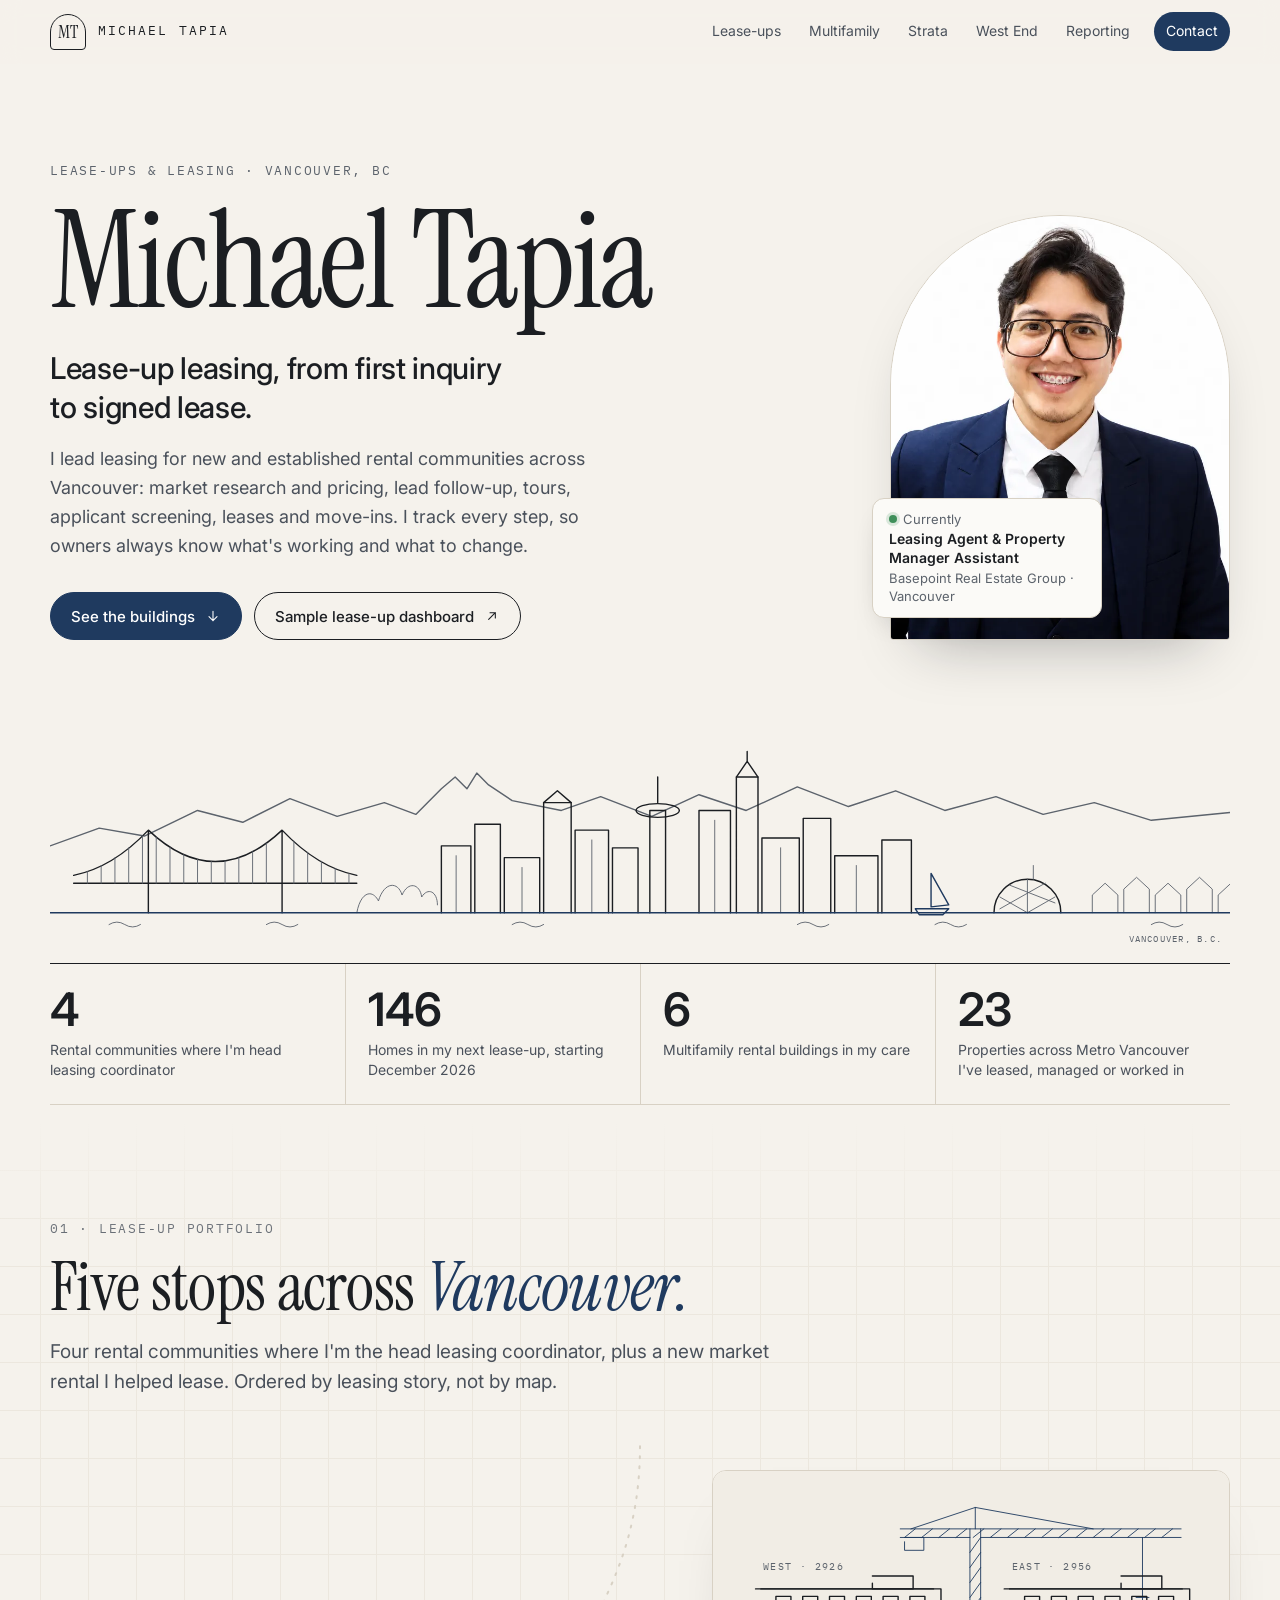
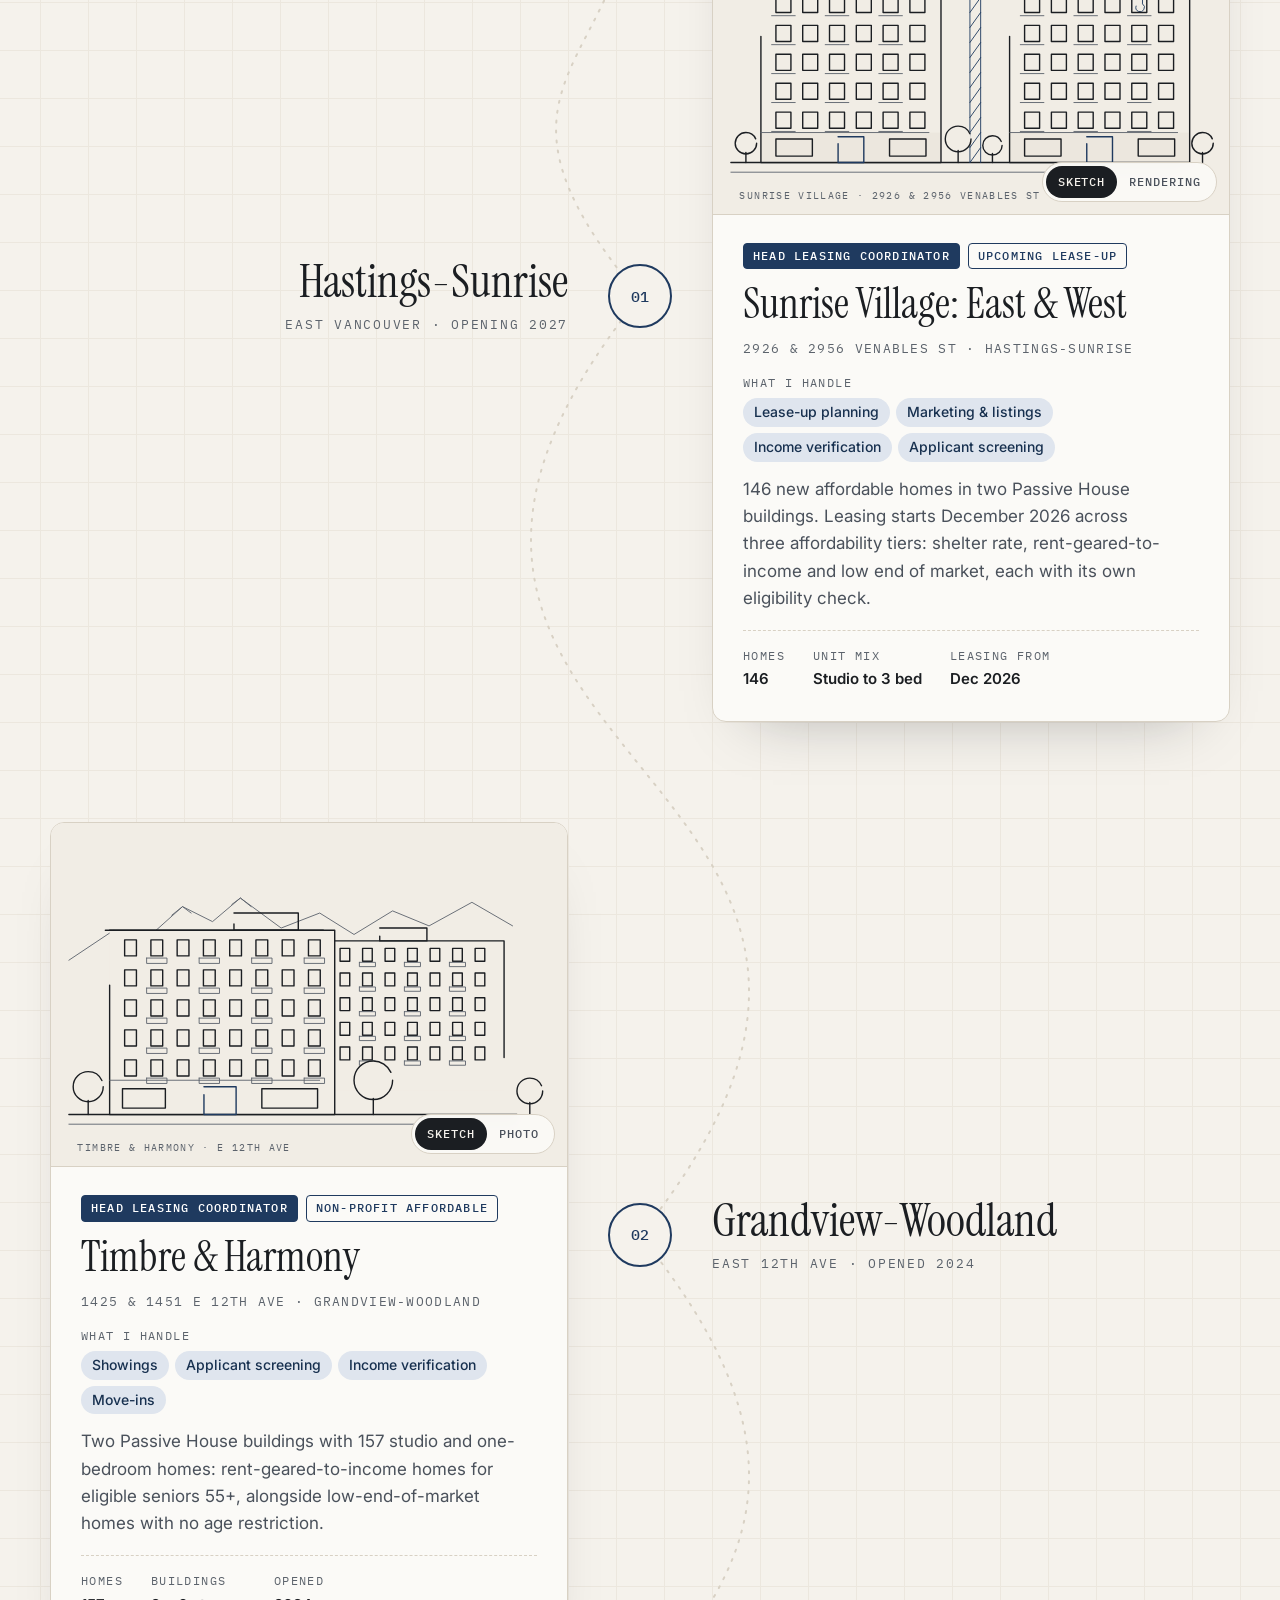
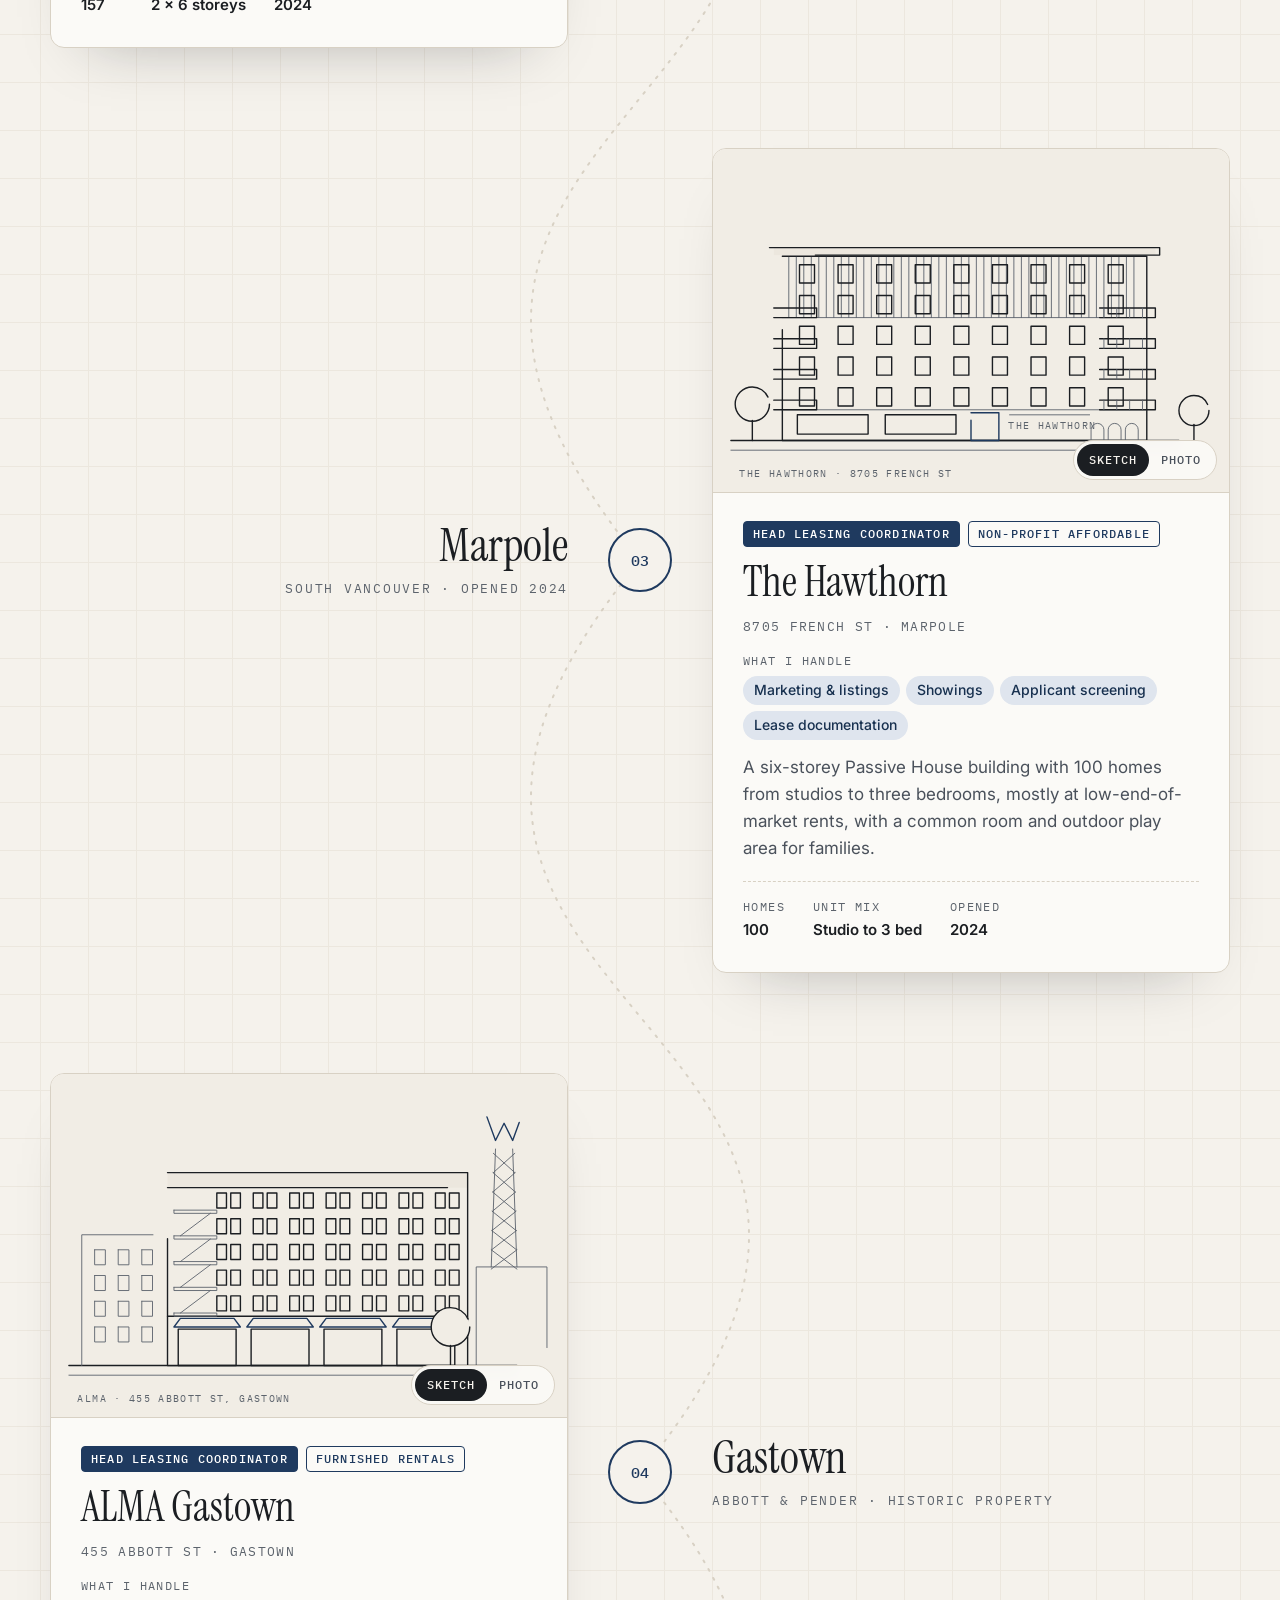
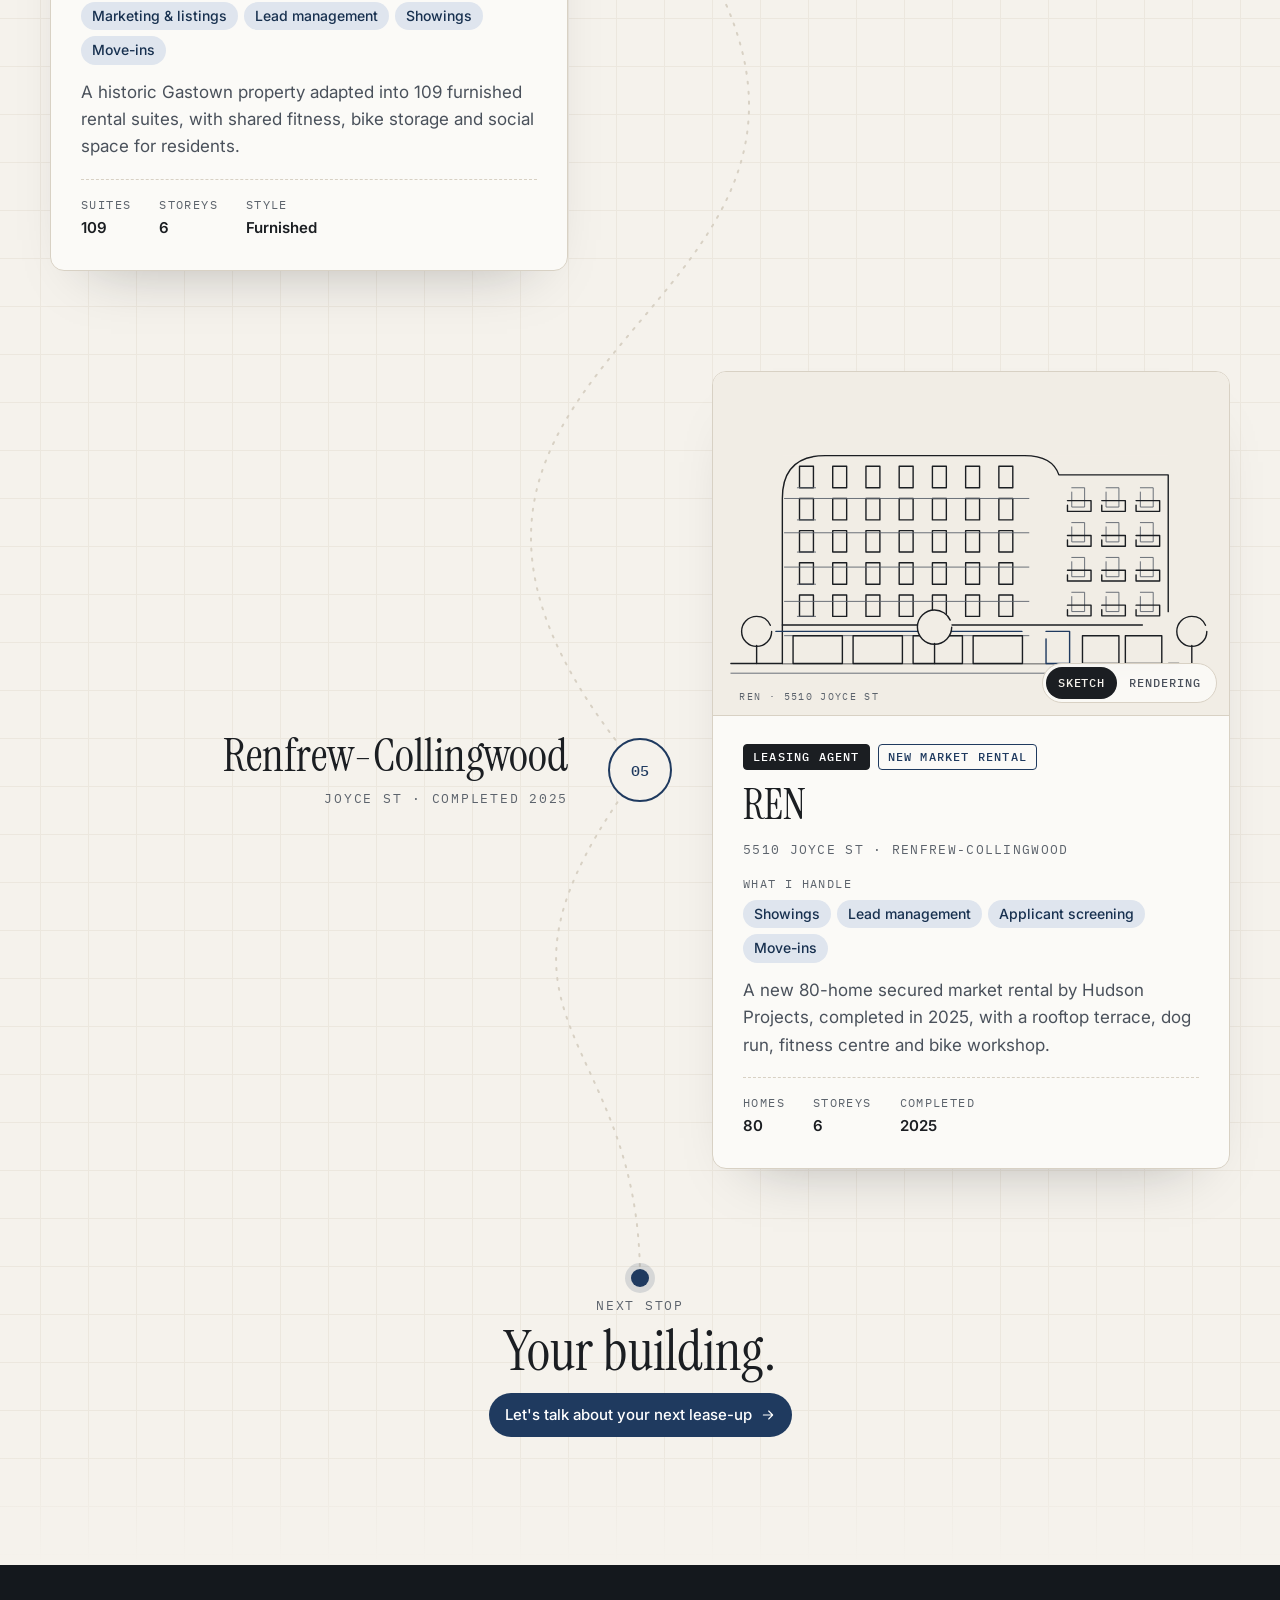
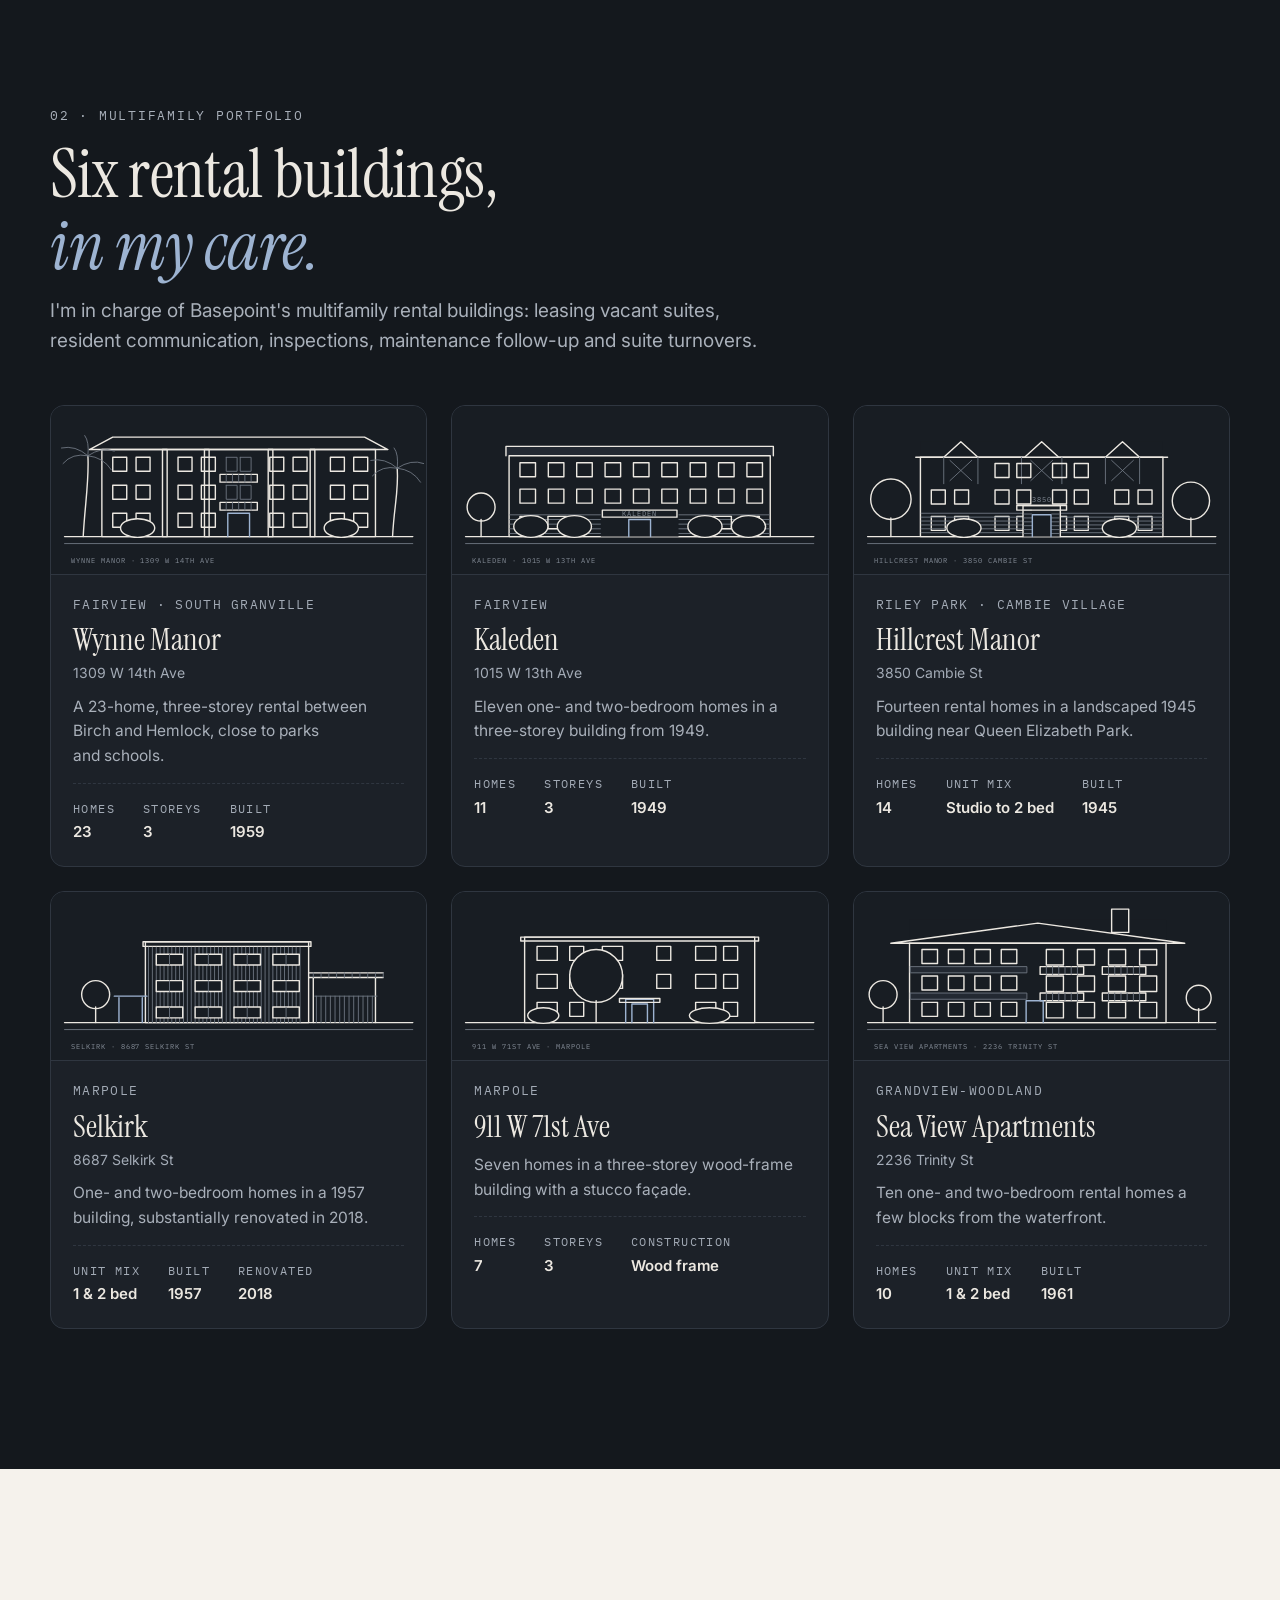
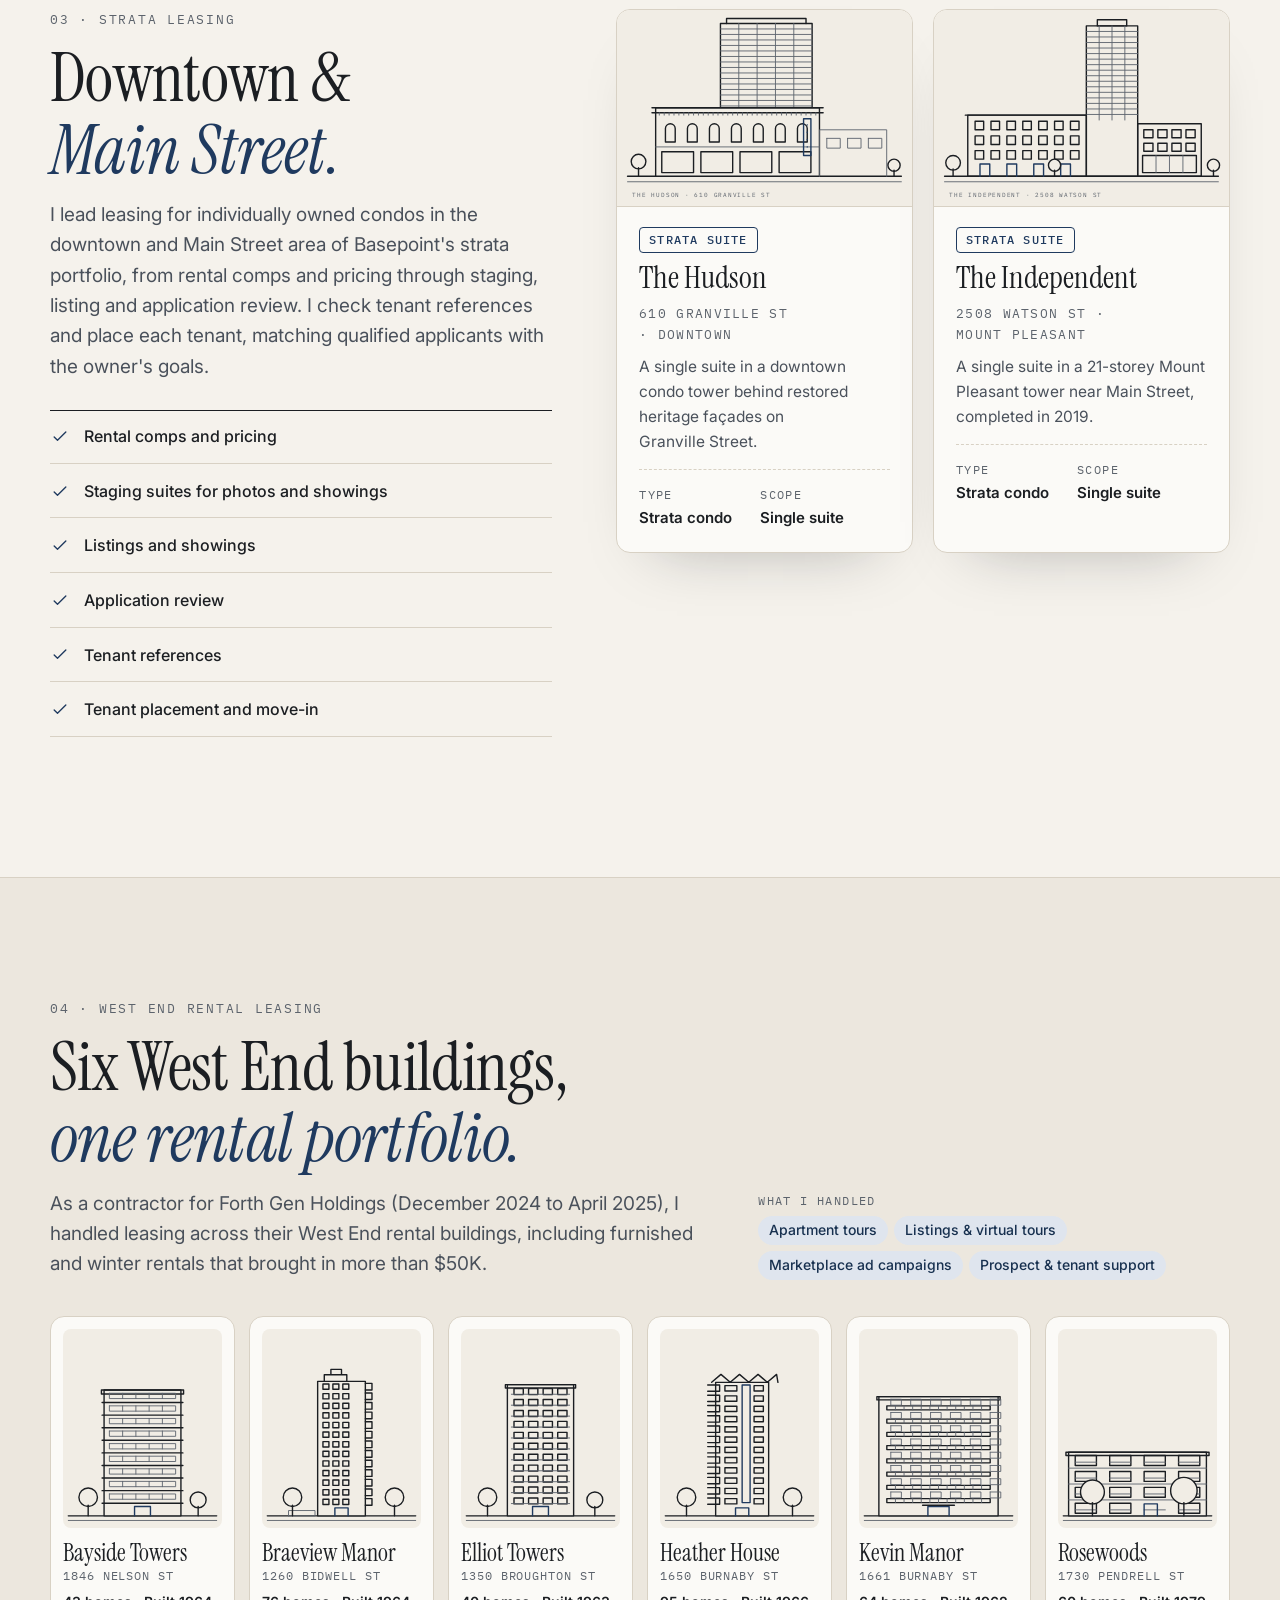
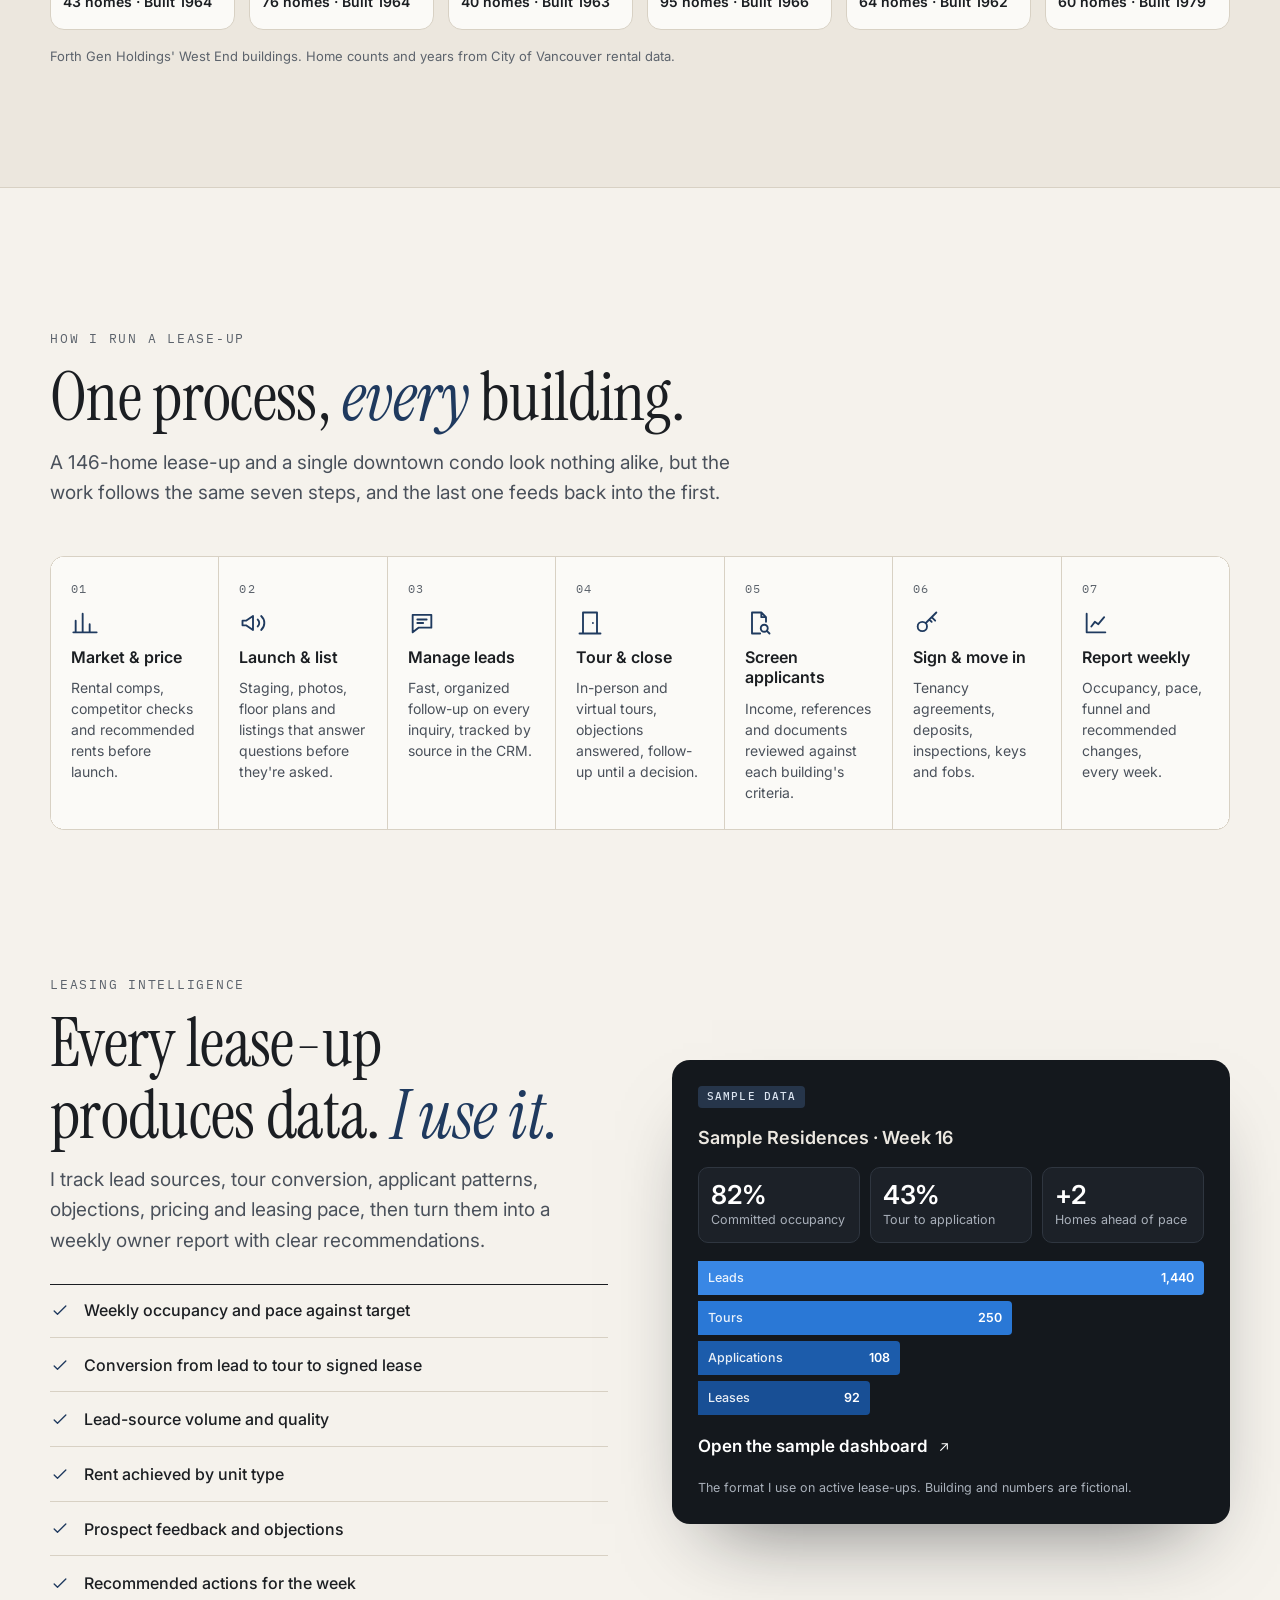
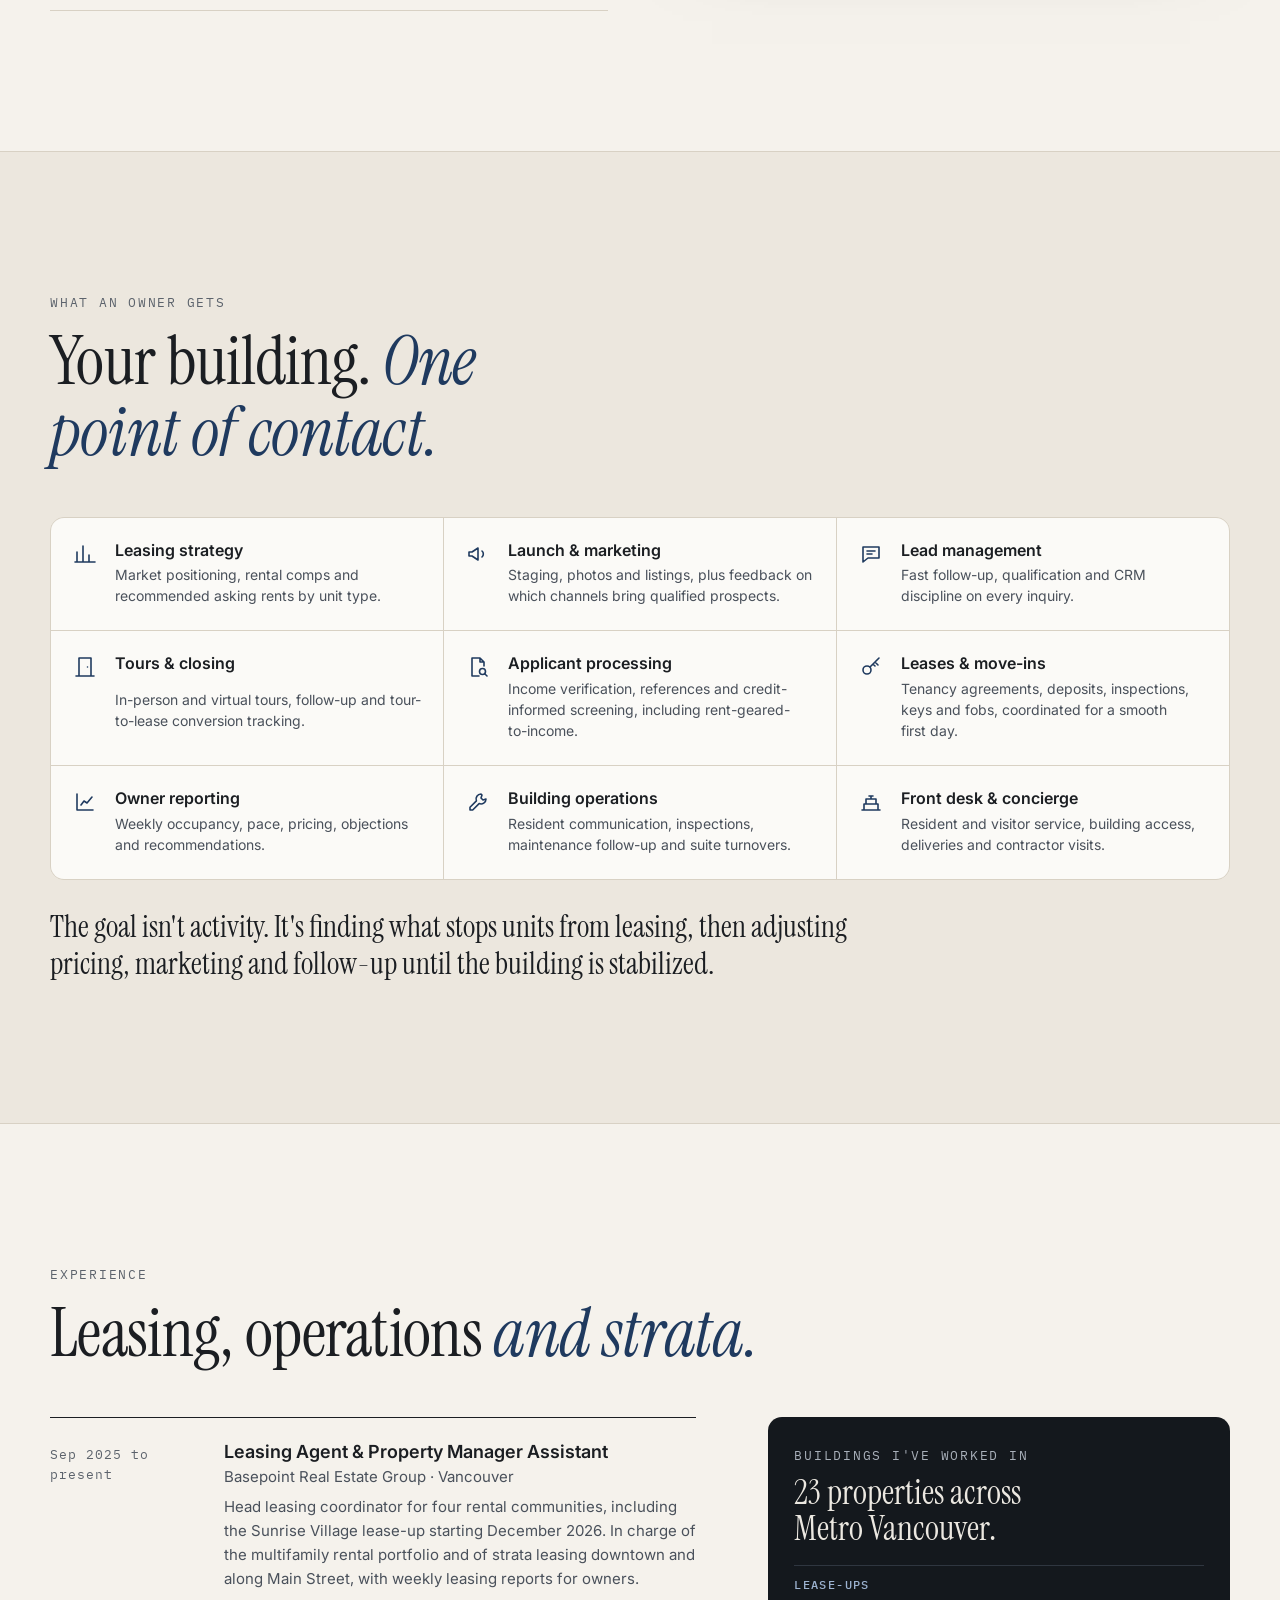
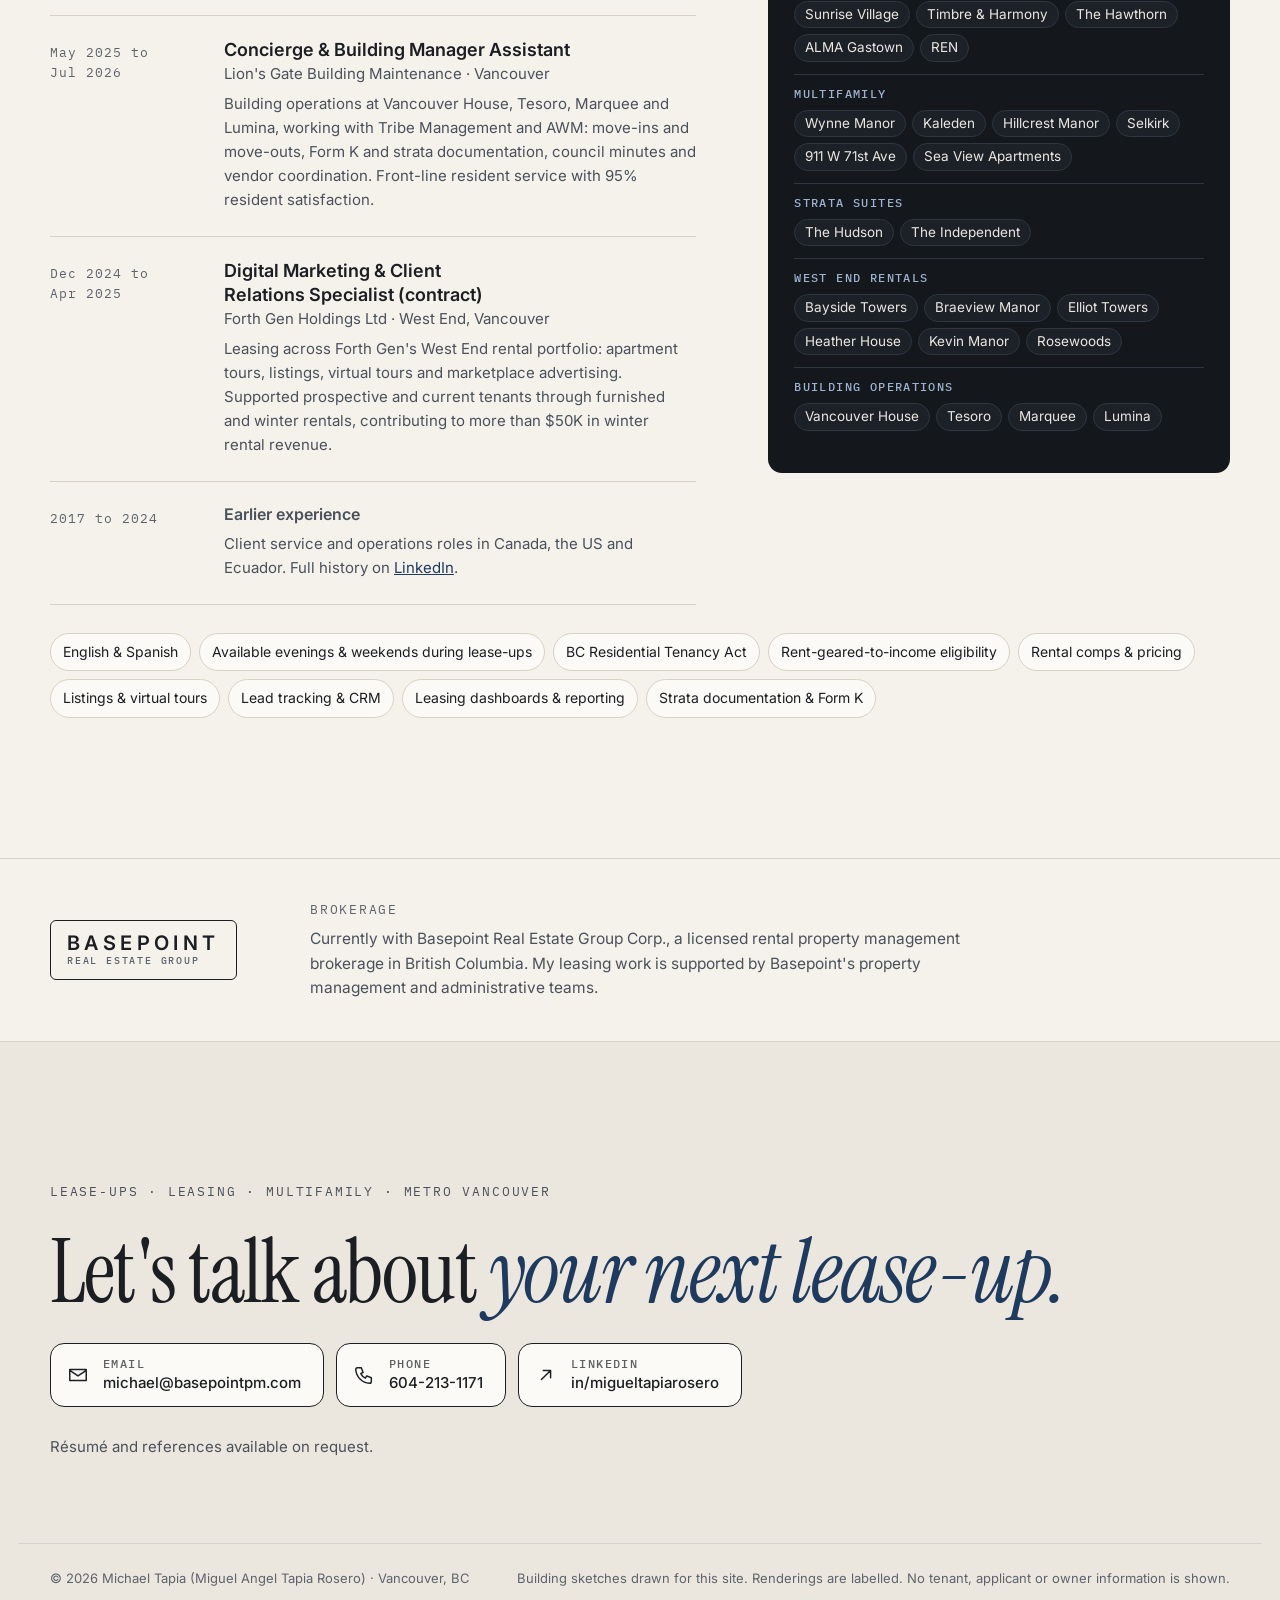
<file: index.html>
<!doctype html>
<html lang="en-CA">
<head>
  <meta charset="utf-8">
  <meta name="viewport" content="width=device-width, initial-scale=1">
  <title>Michael Tapia | Lease-Ups &amp; Leasing, Vancouver</title>
  <meta name="description" content="Michael Tapia, Vancouver lease-up and leasing lead: non-profit and market rental lease-ups, a multifamily portfolio, strata leasing and weekly performance reporting.">
  <meta name="theme-color" content="#f5f2ec">
  <meta name="author" content="Michael Tapia">

  <meta property="og:type" content="website">
  <meta property="og:title" content="Michael Tapia | Lease-Ups &amp; Leasing, Vancouver">
  <meta property="og:description" content="Lease-up leasing, from first inquiry to signed lease, with the numbers behind it.">
  <meta property="og:image" content="assets/img/social-preview.png">
  <meta name="twitter:card" content="summary_large_image">

  <link rel="icon" href="assets/img/favicon.svg" type="image/svg+xml">

  <link rel="preconnect" href="https://fonts.googleapis.com">
  <link rel="preconnect" href="https://fonts.gstatic.com" crossorigin>
  <link href="https://fonts.googleapis.com/css2?family=IBM+Plex+Mono:wght@400;500&family=Instrument+Serif:ital@0;1&family=Inter:wght@400;500;600;700&display=swap" rel="stylesheet">

  <link rel="stylesheet" href="assets/css/styles.css">
  <script src="assets/js/main.js" defer></script>
</head>
<body>
  <a class="skip-link" href="#main">Skip to content</a>

  <header class="site-header">
    <div class="container">
      <a class="brand" href="#top" aria-label="Michael Tapia, back to top">
        <span class="brand__mark" aria-hidden="true">MT</span>
        <span class="brand__name">Michael Tapia</span>
      </a>
      <nav class="site-nav" aria-label="Sections">
        <ul>
          <li><a href="#route">Lease-ups</a></li>
          <li><a href="#multifamily">Multifamily</a></li>
          <li><a href="#strata">Strata</a></li>
          <li><a href="#westend">West End</a></li>
          <li><a href="#reporting">Reporting</a></li>
          <li class="nav-cta-item"><a class="nav-cta" href="#contact">Contact</a></li>
        </ul>
      </nav>
    </div>
  </header>

  <main id="main">

    <!-- ============================== HERO ============================== -->
    <section class="hero" id="top">
      <div class="container">
        <div class="hero__grid">
          <div class="hero__text">
            <p class="eyebrow">Lease-Ups &amp; Leasing · Vancouver, BC</p>
            <h1 class="hero__name">Michael Tapia</h1>
            <p class="hero__headline">Lease-up leasing, from first inquiry to signed lease.</p>
            <p class="hero__intro">I lead leasing for new and established rental communities across Vancouver: market research and pricing, lead follow-up, tours, applicant screening, leases and move-ins. I track every step, so owners always know what's working and what to change.</p>
            <div class="hero__actions">
              <a class="btn btn--primary" href="#route">
                See the buildings
                <svg class="icon" viewBox="0 0 24 24" aria-hidden="true"><path d="M12 5v14M6 13l6 6 6-6"/></svg>
              </a>
              <a class="btn btn--ghost" href="sample-dashboard/" target="_blank" rel="noopener">
                Sample lease-up dashboard
                <svg class="icon" viewBox="0 0 24 24" aria-hidden="true"><path d="M7 17 17 7M9 7h8v8"/></svg>
                <span class="visually-hidden">(opens in a new tab)</span>
              </a>
            </div>
          </div>

          <figure class="hero__portrait">
            <div class="portrait-frame">
              <picture>
                <source srcset="assets/img/profile/michael-tapia.webp" type="image/webp">
                <img src="assets/img/profile/michael-tapia.jpg" width="800" height="800" alt="Portrait of Michael Tapia in a navy suit">
              </picture>
            </div>
            <figcaption class="portrait-card">
              <span><i class="status-dot" aria-hidden="true"></i>Currently</span>
              <strong>Leasing Agent &amp; Property Manager Assistant</strong>
              <span>Basepoint Real Estate Group · Vancouver</span>
            </figcaption>
          </figure>
        </div>

        <div class="skyline" data-draw>
          <svg class="sketch" viewBox="0 0 1200 230" role="img" aria-label="Line drawing of the Vancouver skyline: North Shore mountains and the Lions, Lions Gate Bridge, downtown towers including Harbour Centre, and Science World" xmlns="http://www.w3.org/2000/svg" preserveAspectRatio="xMidYMax meet"><path class="mtn" d="M0 128L50 110L96 118L150 92L196 104L244 80L292 98L340 84L372 96L398 70L412 58L424 70L434 54L446 66L470 82L520 92L560 78L612 98L660 76L708 92L760 68L812 88L860 72L910 92L962 78L1010 96L1062 84L1120 102L1200 94"/><path d="M24 166H312 M100 196V112 M236 196V112 M24 158Q64 150 100 112Q168 176 236 112Q272 150 312 158"/><path class="thin" d="M38 166V154 M52 166V148 M66 166V140 M80 166V129.9 M94 166V117.8 M108 166V119.1 M122 166V129.4 M136 166V136.9 M150 166V141.8 M164 166V143.9 M178 166V143.3 M192 166V140 M206 166V134 M220 166V125.3 M248 166V123.3 M262 166V134.5 M276 166V143.7 M290 166V150.9 M304 166V156"/><path class="thin" d="M312 196c4 -22 16 -24 22 -12c6 -20 20 -20 24 -6c6 -14 18 -12 20 2c6 -10 16 -6 16 8"/><path d="M398 196V128H428V196 M432 196V106H458V196 M462 196V140H498V196 M502 196V84H530V196 M534 196V112H568V196 M572 196V130H598V196 M660 196V92H692V196 M698 196V58H720V196 M724 196V120H762V196 M766 196V100H794V196 M798 196V138H842V196 M846 196V122H876V196"/><path d="M502 84l14 -12l14 12 M698 58l11 -16l11 16 M709 42v-10"/><path class="thin" d="M413.0 138V196 M480.0 150V196 M551.0 122V196 M676.0 102V196 M743.0 130V196 M820.0 148V196"/><path d="M610 196V92H626V196 M618 84V58"/><path d="M596 92a22 7 0 1 0 44 0a22 7 0 1 0 -44 0"/><path d="M960 196a34 34 0 0 1 68 0"/><path class="thin" d="M966 180L994 196 M976 168L1022 186 M994 162V196 M1012 166L966 192 M1022 180L994 196"/><path class="thin" d="M1000 162v-14"/><path class="thin" d="M1060 196V178L1073 166L1086 178V196 M1092 196V172L1105 160L1118 172V196 M1124 196V178L1137 166L1150 178V196 M1156 196V172L1169 160L1182 172V196 M1188 196V178L1201 166L1214 178V196"/><path class="water" d="M0 196H1200"/><path class="thin" d="M60 208q8 -5 16 0t16 0 M220 208q8 -5 16 0t16 0 M470 208q8 -5 16 0t16 0 M760 208q8 -5 16 0t16 0 M900 208q8 -5 16 0t16 0 M1120 208q8 -5 16 0t16 0"/><path class="accent" d="M880 192h34l-6 6h-24z M896 190V156L914 188Z"/><g class="fade"><text class="label" x="1192" y="226" text-anchor="end">VANCOUVER, B.C.</text></g></svg>
        </div>

        <dl class="facts">
          <div class="fact reveal">
            <dt class="fact__label">Rental communities where I'm head leasing coordinator</dt>
            <dd class="fact__value">4</dd>
          </div>
          <div class="fact reveal">
            <dt class="fact__label">Homes in my next lease-up, starting December 2026</dt>
            <dd class="fact__value">146</dd>
          </div>
          <div class="fact reveal">
            <dt class="fact__label">Multifamily rental buildings in my care</dt>
            <dd class="fact__value">6</dd>
          </div>
          <div class="fact reveal">
            <dt class="fact__label">Properties across Metro Vancouver I've leased, managed or worked in</dt>
            <dd class="fact__value">23</dd>
          </div>
        </dl>
      </div>
    </section>

    <!-- ============================== 01 LEASE-UP ROUTE ============================== -->
    <section class="route-section" id="route" aria-labelledby="route-title">
      <div class="container">
        <div class="section-head">
          <p class="eyebrow">01 · Lease-up portfolio</p>
          <h2 class="section-title" id="route-title">Five stops across <em>Vancouver.</em></h2>
          <p class="section-lead">Four rental communities where I'm the head leasing coordinator, plus a new market rental I helped lease. Ordered by leasing story, not by map.</p>
        </div>

        <div class="route">

          <article class="stop" aria-labelledby="stop-sunrise">
            <div class="stop__node" aria-hidden="true">01</div>
            <div class="stop__card card reveal">
              <div class="card__visual" data-draw data-view="sketch">
                <div class="view view--sketch"><svg class="sketch" viewBox="0 0 480 320" role="img" aria-label="Line drawing of Sunrise Village: two six-storey buildings with a tower crane between them, under construction" xmlns="http://www.w3.org/2000/svg"><line x1="16" y1="272" x2="464" y2="272"/><line class="thin" x1="16" y1="281" x2="464" y2="281"/><path class="thin accent" d="M239 272V54 M249 272V54 M239 272L249 258 M239 258L249 244 M239 244L249 230 M239 230L249 216 M239 216L249 202 M239 202L249 188 M239 188L249 174 M239 174L249 160 M239 160L249 146 M239 146L249 132 M239 132L249 118 M239 118L249 104 M239 104L249 90 M239 90L249 76 M239 76L249 62"/><path class="thin accent" d="M174 54H436 M174 62H239 M249 62H436 M178 62L188 54 M194 62L204 54 M210 62L220 54 M226 62L236 54 M242 62L252 54 M258 62L268 54 M274 62L284 54 M290 62L300 54 M306 62L316 54 M322 62L332 54 M338 62L348 54 M354 62L364 54 M370 62L380 54 M386 62L396 54 M402 62L412 54 M418 62L428 54"/><path class="thin accent" d="M244 54L244 34 L184 54 M244 34 L354 54"/><rect class="thin accent" x="178" y="62" width="18" height="12"/><path class="thin accent" d="M400 62V118 M394 118h12 M400 118v6a4 4 0 1 1 -6 2"/><g class="fade"><rect class="fill-soft" x="44" y="244" width="168" height="28"/></g><rect x="44" y="110" width="168" height="162"/><line x1="39" y1="110" x2="217" y2="110"/><rect x="148" y="98" width="38" height="12"/><path class="thin" d="M44 244H212"/><path d="M58 117h14v15h-14z M83 117h14v15h-14z M108 117h14v15h-14z M133 117h14v15h-14z M158 117h14v15h-14z M183 117h14v15h-14z M58 144h14v15h-14z M83 144h14v15h-14z M108 144h14v15h-14z M133 144h14v15h-14z M158 144h14v15h-14z M183 144h14v15h-14z M58 171h14v15h-14z M83 171h14v15h-14z M108 171h14v15h-14z M133 171h14v15h-14z M158 171h14v15h-14z M183 171h14v15h-14z M58 198h14v15h-14z M83 198h14v15h-14z M108 198h14v15h-14z M133 198h14v15h-14z M158 198h14v15h-14z M183 198h14v15h-14z M58 225h14v15h-14z M83 225h14v15h-14z M108 225h14v15h-14z M133 225h14v15h-14z M158 225h14v15h-14z M183 225h14v15h-14z"/><path class="thin" d="M54 135h22 M104 135h22 M154 135h22 M54 162h22 M104 162h22 M154 162h22 M54 189h22 M104 189h22 M154 189h22 M54 216h22 M104 216h22 M154 216h22 M54 243h22 M104 243h22 M154 243h22"/><path d="M58 250h34v16h-34z M164 250h34v16h-34z"/><rect class="accent" x="116" y="248" width="24" height="24"/><g class="fade"><text class="label" x="46" y="92">WEST · 2926</text></g><g class="fade"><rect class="fill-soft" x="276" y="244" width="168" height="28"/></g><rect x="276" y="110" width="168" height="162"/><line x1="271" y1="110" x2="449" y2="110"/><rect x="380" y="98" width="38" height="12"/><path class="thin" d="M276 244H444"/><path d="M290 117h14v15h-14z M315 117h14v15h-14z M340 117h14v15h-14z M365 117h14v15h-14z M390 117h14v15h-14z M415 117h14v15h-14z M290 144h14v15h-14z M315 144h14v15h-14z M340 144h14v15h-14z M365 144h14v15h-14z M390 144h14v15h-14z M415 144h14v15h-14z M290 171h14v15h-14z M315 171h14v15h-14z M340 171h14v15h-14z M365 171h14v15h-14z M390 171h14v15h-14z M415 171h14v15h-14z M290 198h14v15h-14z M315 198h14v15h-14z M340 198h14v15h-14z M365 198h14v15h-14z M390 198h14v15h-14z M415 198h14v15h-14z M290 225h14v15h-14z M315 225h14v15h-14z M340 225h14v15h-14z M365 225h14v15h-14z M390 225h14v15h-14z M415 225h14v15h-14z"/><path class="thin" d="M286 135h22 M336 135h22 M386 135h22 M286 162h22 M336 162h22 M386 162h22 M286 189h22 M336 189h22 M386 189h22 M286 216h22 M336 216h22 M386 216h22 M286 243h22 M336 243h22 M386 243h22"/><path d="M290 250h34v16h-34z M396 250h34v16h-34z"/><rect class="accent" x="348" y="248" width="24" height="24"/><g class="fade"><text class="label" x="278" y="92">EAST · 2956</text></g><circle class="fill-mask" cx="228" cy="250" r="12"/><line x1="228" y1="272" x2="228" y2="260"/><circle cx="228" cy="250" r="12"/><circle class="fill-mask" cx="260" cy="256" r="9"/><line x1="260" y1="272" x2="260" y2="263"/><circle cx="260" cy="256" r="9"/><circle class="fill-mask" cx="30" cy="254" r="10"/><line x1="30" y1="272" x2="30" y2="262"/><circle cx="30" cy="254" r="10"/><circle class="fill-mask" cx="456" cy="254" r="10"/><line x1="456" y1="272" x2="456" y2="262"/><circle cx="456" cy="254" r="10"/><g class="fade"><text class="label" x="24" y="306">SUNRISE VILLAGE · 2926 &amp; 2956 VENABLES ST</text></g></svg></div>
                <div class="view view--photo" aria-hidden="true">
                  <img src="assets/img/photos/sunrise-village-rendering-720.webp" srcset="assets/img/photos/sunrise-village-rendering-720.webp 720w, assets/img/photos/sunrise-village-rendering-1200.webp 1200w" sizes="(min-width: 900px) 540px, 100vw" width="1200" height="675" loading="lazy" decoding="async" alt="Architectural rendering of Sunrise Village, two six-storey buildings around a landscaped courtyard">
                  <span class="view-caption">Architectural rendering</span>
                </div>
                <div class="view-toggle" role="group" aria-label="Image style">
                  <button type="button" data-view="sketch" aria-pressed="true">Sketch</button>
                  <button type="button" data-view="photo" aria-pressed="false">Rendering</button>
                </div>
              </div>
              <div class="card__body">
                <div class="card__tags"><span class="tag tag--solid">Head leasing coordinator</span><span class="tag">Upcoming lease-up</span></div>
                <h3 class="card__title" id="stop-sunrise">Sunrise Village: East &amp; West</h3>
                <p class="card__address">2926 &amp; 2956 Venables St · Hastings-Sunrise</p>
                <div>
                  <p class="roles-label">What I handle</p>
                  <ul class="roles"><li>Lease-up planning</li><li>Marketing &amp; listings</li><li>Income verification</li><li>Applicant screening</li></ul>
                </div>
                <p class="card__desc">146 new affordable homes in two Passive House buildings. Leasing starts December 2026 across three affordability tiers: shelter rate, rent-geared-to-income and low end of market, each with its own eligibility check.</p>
                <dl class="card__facts"><div><dt>Homes</dt><dd>146</dd></div><div><dt>Unit mix</dt><dd>Studio to 3 bed</dd></div><div><dt>Leasing from</dt><dd>Dec 2026</dd></div></dl>
              </div>
            </div>
            <div class="stop__aside reveal" aria-hidden="true">
              <p class="hood">Hastings-Sunrise</p>
              <p class="hood-sub">East Vancouver · Opening 2027</p>
            </div>
          </article>

          <article class="stop" aria-labelledby="stop-timbre">
            <div class="stop__node" aria-hidden="true">02</div>
            <div class="stop__card card reveal">
              <div class="card__visual" data-draw data-view="sketch">
                <div class="view view--sketch"><svg class="sketch" viewBox="0 0 480 320" role="img" aria-label="Line drawing of Timbre and Harmony: two six-storey white rental buildings with small balconies and mountains behind" xmlns="http://www.w3.org/2000/svg"><path class="thin" d="M16 128L58 100L84 112L122 78L150 92L176 70L214 98L250 84L282 104L318 82L352 96L392 74L430 96L464 88"/><path class="thin" d="M112 86l10 -8l8 6 M168 76l8 -6l10 8"/><line x1="16" y1="272" x2="464" y2="272"/><line class="thin" x1="16" y1="281" x2="464" y2="281"/><rect class="fill-mask" x="236" y="110" width="186" height="140"/><path d="M236 250V110H422V250"/><rect x="306" y="98" width="44" height="12"/><path d="M248 117h9v12h-9z M269 117h9v12h-9z M290 117h9v12h-9z M311 117h9v12h-9z M332 117h9v12h-9z M353 117h9v12h-9z M374 117h9v12h-9z M395 117h9v12h-9z M248 140h9v12h-9z M269 140h9v12h-9z M290 140h9v12h-9z M311 140h9v12h-9z M332 140h9v12h-9z M353 140h9v12h-9z M374 140h9v12h-9z M395 140h9v12h-9z M248 163h9v12h-9z M269 163h9v12h-9z M290 163h9v12h-9z M311 163h9v12h-9z M332 163h9v12h-9z M353 163h9v12h-9z M374 163h9v12h-9z M395 163h9v12h-9z M248 186h9v12h-9z M269 186h9v12h-9z M290 186h9v12h-9z M311 186h9v12h-9z M332 186h9v12h-9z M353 186h9v12h-9z M374 186h9v12h-9z M395 186h9v12h-9z M248 209h9v12h-9z M269 209h9v12h-9z M290 209h9v12h-9z M311 209h9v12h-9z M332 209h9v12h-9z M353 209h9v12h-9z M374 209h9v12h-9z M395 209h9v12h-9z"/><path class="thin" d="M245 130h15v4h-15z M287 130h15v4h-15z M329 130h15v4h-15z M371 130h15v4h-15z M245 153h15v4h-15z M287 153h15v4h-15z M329 153h15v4h-15z M371 153h15v4h-15z M245 176h15v4h-15z M287 176h15v4h-15z M329 176h15v4h-15z M371 176h15v4h-15z M245 199h15v4h-15z M287 199h15v4h-15z M329 199h15v4h-15z M371 199h15v4h-15z M245 222h15v4h-15z M287 222h15v4h-15z M329 222h15v4h-15z M371 222h15v4h-15z"/><rect class="fill-mask" x="54" y="100" width="210" height="172"/><rect x="54" y="100" width="210" height="172"/><line x1="50" y1="100" x2="268" y2="100"/><rect x="170" y="84" width="60" height="16"/><path d="M68 109h11v15h-11z M92.5 109h11v15h-11z M117 109h11v15h-11z M141.5 109h11v15h-11z M166 109h11v15h-11z M190.5 109h11v15h-11z M215 109h11v15h-11z M239.5 109h11v15h-11z M68 137h11v15h-11z M92.5 137h11v15h-11z M117 137h11v15h-11z M141.5 137h11v15h-11z M166 137h11v15h-11z M190.5 137h11v15h-11z M215 137h11v15h-11z M239.5 137h11v15h-11z M68 165h11v15h-11z M92.5 165h11v15h-11z M117 165h11v15h-11z M141.5 165h11v15h-11z M166 165h11v15h-11z M190.5 165h11v15h-11z M215 165h11v15h-11z M239.5 165h11v15h-11z M68 193h11v15h-11z M92.5 193h11v15h-11z M117 193h11v15h-11z M141.5 193h11v15h-11z M166 193h11v15h-11z M190.5 193h11v15h-11z M215 193h11v15h-11z M239.5 193h11v15h-11z M68 221h11v15h-11z M92.5 221h11v15h-11z M117 221h11v15h-11z M141.5 221h11v15h-11z M166 221h11v15h-11z M190.5 221h11v15h-11z M215 221h11v15h-11z M239.5 221h11v15h-11z"/><path class="thin" d="M88.5 126h19v5h-19z M137.5 126h19v5h-19z M186.5 126h19v5h-19z M235.5 126h19v5h-19z M88.5 154h19v5h-19z M137.5 154h19v5h-19z M186.5 154h19v5h-19z M235.5 154h19v5h-19z M88.5 182h19v5h-19z M137.5 182h19v5h-19z M186.5 182h19v5h-19z M235.5 182h19v5h-19z M88.5 210h19v5h-19z M137.5 210h19v5h-19z M186.5 210h19v5h-19z M235.5 210h19v5h-19z M88.5 238h19v5h-19z M137.5 238h19v5h-19z M186.5 238h19v5h-19z M235.5 238h19v5h-19z"/><path class="thin" d="M54 240H264"/><path d="M66 248h40v18h-40z M196 248h52v18h-52z"/><rect class="accent" x="142" y="246" width="30" height="26"/><circle class="fill-mask" cx="34" cy="246" r="14"/><line x1="34" y1="272" x2="34" y2="258"/><circle cx="34" cy="246" r="14"/><circle class="fill-mask" cx="300" cy="240" r="18"/><line x1="300" y1="272" x2="300" y2="256"/><circle cx="300" cy="240" r="18"/><circle class="fill-mask" cx="446" cy="250" r="12"/><line x1="446" y1="272" x2="446" y2="260"/><circle cx="446" cy="250" r="12"/><g class="fade"><text class="label" x="24" y="306">TIMBRE &amp; HARMONY · E 12TH AVE</text></g></svg></div>
                <div class="view view--photo" aria-hidden="true">
                  <img src="assets/img/photos/timbre-harmony-720.webp" srcset="assets/img/photos/timbre-harmony-720.webp 720w, assets/img/photos/timbre-harmony-1200.webp 1200w" sizes="(min-width: 900px) 540px, 100vw" width="1200" height="900" loading="lazy" decoding="async" alt="Aerial photo of Timbre and Harmony, two white six-storey buildings on East 12th Avenue">
                </div>
                <div class="view-toggle" role="group" aria-label="Image style">
                  <button type="button" data-view="sketch" aria-pressed="true">Sketch</button>
                  <button type="button" data-view="photo" aria-pressed="false">Photo</button>
                </div>
              </div>
              <div class="card__body">
                <div class="card__tags"><span class="tag tag--solid">Head leasing coordinator</span><span class="tag">Non-profit affordable</span></div>
                <h3 class="card__title" id="stop-timbre">Timbre &amp; Harmony</h3>
                <p class="card__address">1425 &amp; 1451 E 12th Ave · Grandview-Woodland</p>
                <div>
                  <p class="roles-label">What I handle</p>
                  <ul class="roles"><li>Showings</li><li>Applicant screening</li><li>Income verification</li><li>Move-ins</li></ul>
                </div>
                <p class="card__desc">Two Passive House buildings with 157 studio and one-bedroom homes: rent-geared-to-income homes for eligible seniors 55+, alongside low-end-of-market homes with no age restriction.</p>
                <dl class="card__facts"><div><dt>Homes</dt><dd>157</dd></div><div><dt>Buildings</dt><dd>2 × 6 storeys</dd></div><div><dt>Opened</dt><dd>2024</dd></div></dl>
              </div>
            </div>
            <div class="stop__aside reveal" aria-hidden="true">
              <p class="hood">Grandview-Woodland</p>
              <p class="hood-sub">East 12th Ave · Opened 2024</p>
            </div>
          </article>

          <article class="stop" aria-labelledby="stop-hawthorn">
            <div class="stop__node" aria-hidden="true">03</div>
            <div class="stop__card card reveal">
              <div class="card__visual" data-draw data-view="sketch">
                <div class="view view--sketch"><svg class="sketch" viewBox="0 0 480 320" role="img" aria-label="Line drawing of The Hawthorn: a six-storey rental building with a wood soffit roof, box balconies and street trees" xmlns="http://www.w3.org/2000/svg"><line x1="16" y1="272" x2="464" y2="272"/><line class="thin" x1="16" y1="281" x2="464" y2="281"/><g class="fade"><rect class="fill-soft" x="56" y="92" width="356" height="7"/></g><path d="M52 92H416V99H52Z"/><rect x="64" y="100" width="340" height="172"/><path class="thin" d="M70 101V157.3 M77 101V157.3 M84 101V157.3 M91 101V157.3 M98 101V157.3 M105 101V157.3 M112 101V157.3 M119 101V157.3 M126 101V157.3 M133 101V157.3 M140 101V157.3 M147 101V157.3 M154 101V157.3 M161 101V157.3 M168 101V157.3 M175 101V157.3 M182 101V157.3 M189 101V157.3 M196 101V157.3 M203 101V157.3 M210 101V157.3 M217 101V157.3 M224 101V157.3 M231 101V157.3 M238 101V157.3 M245 101V157.3 M252 101V157.3 M259 101V157.3 M266 101V157.3 M273 101V157.3 M280 101V157.3 M287 101V157.3 M294 101V157.3 M301 101V157.3 M308 101V157.3 M315 101V157.3 M322 101V157.3 M329 101V157.3 M336 101V157.3 M343 101V157.3 M350 101V157.3 M357 101V157.3 M364 101V157.3 M371 101V157.3 M378 101V157.3 M385 101V157.3 M392 101V157.3"/><path class="thin" d="M64 157.3H404 M64 243.3H404"/><path d="M80 108h14v17h-14z M116 108h14v17h-14z M152 108h14v17h-14z M188 108h14v17h-14z M224 108h14v17h-14z M260 108h14v17h-14z M296 108h14v17h-14z M332 108h14v17h-14z M368 108h14v17h-14z M80 136.7h14v17h-14z M116 136.7h14v17h-14z M152 136.7h14v17h-14z M188 136.7h14v17h-14z M224 136.7h14v17h-14z M260 136.7h14v17h-14z M296 136.7h14v17h-14z M332 136.7h14v17h-14z M368 136.7h14v17h-14z M80 165.3h14v17h-14z M116 165.3h14v17h-14z M152 165.3h14v17h-14z M188 165.3h14v17h-14z M224 165.3h14v17h-14z M260 165.3h14v17h-14z M296 165.3h14v17h-14z M332 165.3h14v17h-14z M368 165.3h14v17h-14z M80 194h14v17h-14z M116 194h14v17h-14z M152 194h14v17h-14z M188 194h14v17h-14z M224 194h14v17h-14z M260 194h14v17h-14z M296 194h14v17h-14z M332 194h14v17h-14z M368 194h14v17h-14z M80 222.7h14v17h-14z M116 222.7h14v17h-14z M152 222.7h14v17h-14z M188 222.7h14v17h-14z M224 222.7h14v17h-14z M260 222.7h14v17h-14z M296 222.7h14v17h-14z M332 222.7h14v17h-14z M368 222.7h14v17h-14z"/><path d="M360 148.3h52v9h-52 M56 148.3h40v9h-40"/><path d="M360 177h52v9h-52 M56 177h40v9h-40"/><path d="M360 205.7h52v9h-52 M56 205.7h40v9h-40"/><path d="M360 234.3h52v9h-52 M56 234.3h40v9h-40"/><path class="thin" d="M364 148.3v9 M376 148.3v9 M388 148.3v9 M400 148.3v9 M364 177v9 M376 177v9 M388 177v9 M400 177v9 M364 205.7v9 M376 205.7v9 M388 205.7v9 M400 205.7v9 M364 234.3v9 M376 234.3v9 M388 234.3v9 M400 234.3v9"/><path d="M78 248h66v18h-66z M160 248h66v18h-66z"/><rect class="accent" x="240" y="246" width="26" height="26"/><g class="fade"><text class="label" x="316" y="261" text-anchor="middle">THE HAWTHORN</text></g><path class="thin" d="M276 248h80"/><path class="thin" d="M352 272v-10a6 6 0 0 1 12 0v10 M368 272v-10a6 6 0 0 1 12 0v10 M384 272v-10a6 6 0 0 1 12 0v10"/><circle class="fill-mask" cx="36" cy="238" r="16"/><line x1="36" y1="272" x2="36" y2="252"/><circle cx="36" cy="238" r="16"/><circle class="fill-mask" cx="448" cy="244" r="14"/><line x1="448" y1="272" x2="448" y2="256"/><circle cx="448" cy="244" r="14"/><g class="fade"><text class="label" x="24" y="306">THE HAWTHORN · 8705 FRENCH ST</text></g></svg></div>
                <div class="view view--photo" aria-hidden="true">
                  <img src="assets/img/photos/the-hawthorn-720.webp" srcset="assets/img/photos/the-hawthorn-720.webp 720w, assets/img/photos/the-hawthorn-1200.webp 1200w" sizes="(min-width: 900px) 540px, 100vw" width="1200" height="800" loading="lazy" decoding="async" alt="Photo of The Hawthorn, a six-storey rental building on a tree-lined corner in Marpole">
                </div>
                <div class="view-toggle" role="group" aria-label="Image style">
                  <button type="button" data-view="sketch" aria-pressed="true">Sketch</button>
                  <button type="button" data-view="photo" aria-pressed="false">Photo</button>
                </div>
              </div>
              <div class="card__body">
                <div class="card__tags"><span class="tag tag--solid">Head leasing coordinator</span><span class="tag">Non-profit affordable</span></div>
                <h3 class="card__title" id="stop-hawthorn">The Hawthorn</h3>
                <p class="card__address">8705 French St · Marpole</p>
                <div>
                  <p class="roles-label">What I handle</p>
                  <ul class="roles"><li>Marketing &amp; listings</li><li>Showings</li><li>Applicant screening</li><li>Lease documentation</li></ul>
                </div>
                <p class="card__desc">A six-storey Passive House building with 100 homes from studios to three bedrooms, mostly at low-end-of-market rents, with a common room and outdoor play area for families.</p>
                <dl class="card__facts"><div><dt>Homes</dt><dd>100</dd></div><div><dt>Unit mix</dt><dd>Studio to 3 bed</dd></div><div><dt>Opened</dt><dd>2024</dd></div></dl>
              </div>
            </div>
            <div class="stop__aside reveal" aria-hidden="true">
              <p class="hood">Marpole</p>
              <p class="hood-sub">South Vancouver · Opened 2024</p>
            </div>
          </article>

          <article class="stop" aria-labelledby="stop-alma">
            <div class="stop__node" aria-hidden="true">04</div>
            <div class="stop__card card reveal">
              <div class="card__visual" data-draw data-view="sketch">
                <div class="view view--sketch"><svg class="sketch" viewBox="0 0 480 320" role="img" aria-label="Line drawing of ALMA: a six-storey historic brick building in Gastown with a fire escape, storefronts and the Woodward's W sign behind" xmlns="http://www.w3.org/2000/svg"><path class="accent" d="M406 40l8 22l8 -16l8 16l8 -22"/><path class="thin" d="M414 70L410 180 M430 70L434 180 M412.0 74L432.0 92 M432.0 74L412.0 92 M411.6 92L432.4 110 M432.4 92L411.6 110 M411.2 110L432.8 128 M432.8 110L411.2 128 M410.8 128L433.2 146 M433.2 128L410.8 146 M410.4 146L433.6 164 M433.6 146L410.4 164 M410.0 164L434.0 182 M434.0 164L410.0 182"/><path class="thin" d="M396 272V180H462V272"/><line x1="16" y1="272" x2="464" y2="272"/><line class="thin" x1="16" y1="281" x2="464" y2="281"/><path class="thin" d="M28 272V150H108"/><path class="thin" d="M40 164h10v14h-10z M62 164h10v14h-10z M84 164h10v14h-10z M40 188h10v14h-10z M62 188h10v14h-10z M84 188h10v14h-10z M40 212h10v14h-10z M62 212h10v14h-10z M84 212h10v14h-10z M40 236h10v14h-10z M62 236h10v14h-10z M84 236h10v14h-10z"/><rect class="fill-mask" x="108" y="92" width="280" height="180"/><g class="fade"><rect class="fill-soft" x="108" y="92" width="280" height="14"/></g><rect x="108" y="92" width="280" height="180"/><line x1="108" y1="106" x2="388" y2="106"/><line x1="108" y1="226" x2="388" y2="226"/><path d="M154 111h9v14h-9z M167 111h9v14h-9z M188 111h9v14h-9z M201 111h9v14h-9z M222 111h9v14h-9z M235 111h9v14h-9z M256 111h9v14h-9z M269 111h9v14h-9z M290 111h9v14h-9z M303 111h9v14h-9z M324 111h9v14h-9z M337 111h9v14h-9z M358 111h9v14h-9z M371 111h9v14h-9z M154 135h9v14h-9z M167 135h9v14h-9z M188 135h9v14h-9z M201 135h9v14h-9z M222 135h9v14h-9z M235 135h9v14h-9z M256 135h9v14h-9z M269 135h9v14h-9z M290 135h9v14h-9z M303 135h9v14h-9z M324 135h9v14h-9z M337 135h9v14h-9z M358 135h9v14h-9z M371 135h9v14h-9z M154 159h9v14h-9z M167 159h9v14h-9z M188 159h9v14h-9z M201 159h9v14h-9z M222 159h9v14h-9z M235 159h9v14h-9z M256 159h9v14h-9z M269 159h9v14h-9z M290 159h9v14h-9z M303 159h9v14h-9z M324 159h9v14h-9z M337 159h9v14h-9z M358 159h9v14h-9z M371 159h9v14h-9z M154 183h9v14h-9z M167 183h9v14h-9z M188 183h9v14h-9z M201 183h9v14h-9z M222 183h9v14h-9z M235 183h9v14h-9z M256 183h9v14h-9z M269 183h9v14h-9z M290 183h9v14h-9z M303 183h9v14h-9z M324 183h9v14h-9z M337 183h9v14h-9z M358 183h9v14h-9z M371 183h9v14h-9z M154 207h9v14h-9z M167 207h9v14h-9z M188 207h9v14h-9z M201 207h9v14h-9z M222 207h9v14h-9z M235 207h9v14h-9z M256 207h9v14h-9z M269 207h9v14h-9z M290 207h9v14h-9z M303 207h9v14h-9z M324 207h9v14h-9z M337 207h9v14h-9z M358 207h9v14h-9z M371 207h9v14h-9z"/><path class="thin" d="M114 127h40v3h-40z M148 130L120 151 M114 151h40v3h-40z M148 154L120 175 M114 175h40v3h-40z M148 178L120 199 M114 199h40v3h-40z M148 202L120 223 M114 223h40v3h-40z"/><path d="M118 238h54v34h-54z M186 238h54v34h-54z M254 238h54v34h-54z M322 238h54v34h-54z"/><path class="accent" d="M114 236l6 -8h50l6 8z M182 236l6 -8h50l6 8z M250 236l6 -8h50l6 8z M318 236l6 -8h50l6 8z"/><circle class="fill-mask" cx="372" cy="236" r="18"/><line x1="372" y1="272" x2="372" y2="252"/><circle cx="372" cy="236" r="18"/><g class="fade"><text class="label" x="24" y="306">ALMA · 455 ABBOTT ST, GASTOWN</text></g></svg></div>
                <div class="view view--photo" aria-hidden="true">
                  <img src="assets/img/photos/alma-455-abbott-720.webp" srcset="assets/img/photos/alma-455-abbott-720.webp 720w, assets/img/photos/alma-455-abbott-1200.webp 1200w" sizes="(min-width: 900px) 540px, 100vw" width="1200" height="800" loading="lazy" decoding="async" alt="Photo of ALMA, a six-storey historic brick building at Abbott and West Pender Streets in Gastown">
                </div>
                <div class="view-toggle" role="group" aria-label="Image style">
                  <button type="button" data-view="sketch" aria-pressed="true">Sketch</button>
                  <button type="button" data-view="photo" aria-pressed="false">Photo</button>
                </div>
              </div>
              <div class="card__body">
                <div class="card__tags"><span class="tag tag--solid">Head leasing coordinator</span><span class="tag">Furnished rentals</span></div>
                <h3 class="card__title" id="stop-alma">ALMA Gastown</h3>
                <p class="card__address">455 Abbott St · Gastown</p>
                <div>
                  <p class="roles-label">What I handle</p>
                  <ul class="roles"><li>Marketing &amp; listings</li><li>Lead management</li><li>Showings</li><li>Move-ins</li></ul>
                </div>
                <p class="card__desc">A historic Gastown property adapted into 109 furnished rental suites, with shared fitness, bike storage and social space for residents.</p>
                <dl class="card__facts"><div><dt>Suites</dt><dd>109</dd></div><div><dt>Storeys</dt><dd>6</dd></div><div><dt>Style</dt><dd>Furnished</dd></div></dl>
              </div>
            </div>
            <div class="stop__aside reveal" aria-hidden="true">
              <p class="hood">Gastown</p>
              <p class="hood-sub">Abbott &amp; Pender · Historic property</p>
            </div>
          </article>

          <article class="stop" aria-labelledby="stop-ren">
            <div class="stop__node" aria-hidden="true">05</div>
            <div class="stop__card card reveal">
              <div class="card__visual" data-draw data-view="sketch">
                <div class="view view--sketch"><svg class="sketch" viewBox="0 0 480 320" role="img" aria-label="Line drawing of REN: a seven-storey brick rental building with a curved corner, projecting balconies and ground-floor shops" xmlns="http://www.w3.org/2000/svg"><line x1="16" y1="272" x2="464" y2="272"/><line class="thin" x1="16" y1="281" x2="464" y2="281"/><rect class="fill-mask" x="64" y="78" width="360" height="194"/><path d="M64 272V118Q64 78 104 78H290Q316 78 322 96H424V272"/><line x1="64" y1="236" x2="424" y2="236"/><path d="M80 88h13v20h-13z M111 88h13v20h-13z M142 88h13v20h-13z M173 88h13v20h-13z M204 88h13v20h-13z M235 88h13v20h-13z M266 88h13v20h-13z M80 118h13v20h-13z M111 118h13v20h-13z M142 118h13v20h-13z M173 118h13v20h-13z M204 118h13v20h-13z M235 118h13v20h-13z M266 118h13v20h-13z M80 148h13v20h-13z M111 148h13v20h-13z M142 148h13v20h-13z M173 148h13v20h-13z M204 148h13v20h-13z M235 148h13v20h-13z M266 148h13v20h-13z M80 178h13v20h-13z M111 178h13v20h-13z M142 178h13v20h-13z M173 178h13v20h-13z M204 178h13v20h-13z M235 178h13v20h-13z M266 178h13v20h-13z M80 208h13v20h-13z M111 208h13v20h-13z M142 208h13v20h-13z M173 208h13v20h-13z M204 208h13v20h-13z M235 208h13v20h-13z M266 208h13v20h-13z"/><path class="thin" d="M78 108h17 M78 138h17 M78 168h17 M78 198h17 M78 228h17"/><path class="thin" d="M334 108h12v18h-12z"/><path d="M330 120h22v10h-22z"/><path class="thin" d="M366 108h12v18h-12z"/><path d="M362 120h22v10h-22z"/><path class="thin" d="M398 108h12v18h-12z"/><path d="M394 120h22v10h-22z"/><path class="thin" d="M334 140.5h12v18h-12z"/><path d="M330 152.5h22v10h-22z"/><path class="thin" d="M366 140.5h12v18h-12z"/><path d="M362 152.5h22v10h-22z"/><path class="thin" d="M398 140.5h12v18h-12z"/><path d="M394 152.5h22v10h-22z"/><path class="thin" d="M334 173h12v18h-12z"/><path d="M330 185h22v10h-22z"/><path class="thin" d="M366 173h12v18h-12z"/><path d="M362 185h22v10h-22z"/><path class="thin" d="M398 173h12v18h-12z"/><path d="M394 185h22v10h-22z"/><path class="thin" d="M334 205.5h12v18h-12z"/><path d="M330 217.5h22v10h-22z"/><path class="thin" d="M366 205.5h12v18h-12z"/><path d="M362 217.5h22v10h-22z"/><path class="thin" d="M398 205.5h12v18h-12z"/><path d="M394 217.5h22v10h-22z"/><path class="thin" d="M66 118H294 M66 150H294 M66 182H294 M66 214H294 M66 246H294"/><path class="accent" d="M58 242H304"/><path d="M74 246h46v26h-46z M130 246h46v26h-46z M186 246h46v26h-46z M242 246h46v26h-46z"/><rect class="accent" x="310" y="242" width="22" height="30"/><path d="M344 246h34v26h-34z M384 246h34v26h-34z"/><circle class="fill-mask" cx="40" cy="242" r="14"/><line x1="40" y1="272" x2="40" y2="254"/><circle cx="40" cy="242" r="14"/><circle class="fill-mask" cx="206" cy="238" r="16"/><line x1="206" y1="272" x2="206" y2="252"/><circle cx="206" cy="238" r="16"/><circle class="fill-mask" cx="446" cy="242" r="14"/><line x1="446" y1="272" x2="446" y2="254"/><circle cx="446" cy="242" r="14"/><g class="fade"><text class="label" x="24" y="306">REN · 5510 JOYCE ST</text></g></svg></div>
                <div class="view view--photo" aria-hidden="true">
                  <img src="assets/img/photos/ren-rendering-720.webp" srcset="assets/img/photos/ren-rendering-720.webp 720w, assets/img/photos/ren-rendering-1200.webp 1200w" sizes="(min-width: 900px) 540px, 100vw" width="1200" height="750" loading="lazy" decoding="async" alt="Architectural rendering of REN, a six-storey brick rental building with a curved corner and ground-floor shops">
                  <span class="view-caption">Architectural rendering</span>
                </div>
                <div class="view-toggle" role="group" aria-label="Image style">
                  <button type="button" data-view="sketch" aria-pressed="true">Sketch</button>
                  <button type="button" data-view="photo" aria-pressed="false">Rendering</button>
                </div>
              </div>
              <div class="card__body">
                <div class="card__tags"><span class="tag tag--solid tag--alt">Leasing agent</span><span class="tag">New market rental</span></div>
                <h3 class="card__title" id="stop-ren">REN</h3>
                <p class="card__address">5510 Joyce St · Renfrew-Collingwood</p>
                <div>
                  <p class="roles-label">What I handle</p>
                  <ul class="roles"><li>Showings</li><li>Lead management</li><li>Applicant screening</li><li>Move-ins</li></ul>
                </div>
                <p class="card__desc">A new 80-home secured market rental by Hudson Projects, completed in 2025, with a rooftop terrace, dog run, fitness centre and bike workshop.</p>
                <dl class="card__facts"><div><dt>Homes</dt><dd>80</dd></div><div><dt>Storeys</dt><dd>6</dd></div><div><dt>Completed</dt><dd>2025</dd></div></dl>
              </div>
            </div>
            <div class="stop__aside reveal" aria-hidden="true">
              <p class="hood">Renfrew-Collingwood</p>
              <p class="hood-sub">Joyce St · Completed 2025</p>
            </div>
          </article>

          <a class="route-end" href="#contact">
            <span class="route-end__pin" aria-hidden="true"></span>
            <span class="eyebrow">Next stop</span>
            <span class="route-end__title">Your building.</span>
            <span class="route-end__cta">Let's talk about your next lease-up
              <svg class="icon" viewBox="0 0 24 24" aria-hidden="true"><path d="M5 12h14M13 6l6 6-6 6"/></svg>
            </span>
          </a>
        </div>
      </div>
    </section>

    <!-- ============================== 02 MULTIFAMILY ============================== -->
    <section class="ops" id="multifamily" aria-labelledby="mf-title">
      <div class="container">
        <div class="section-head">
          <p class="eyebrow">02 · Multifamily portfolio</p>
          <h2 class="section-title" id="mf-title">Six rental buildings, <em>in my care.</em></h2>
          <p class="section-lead">I'm in charge of Basepoint's multifamily rental buildings: leasing vacant suites, resident communication, inspections, maintenance follow-up and suite turnovers.</p>
        </div>

        <div class="mf-grid">
          <article class="card card--compact reveal" aria-labelledby="mf-wynne">
            <div class="card__visual" data-draw data-view="sketch">
              <div class="view view--sketch"><svg class="sketch" viewBox="0 104 480 216" role="img" aria-label="Line drawing of Wynne Manor: a wide three-storey stucco rental building with dark vertical bands, stacked centre balconies and palm trees" xmlns="http://www.w3.org/2000/svg"><line x1="16" y1="272" x2="464" y2="272"/><line class="thin" x1="16" y1="281" x2="464" y2="281"/><rect class="fill-mask" x="64" y="160" width="352" height="112"/><path d="M48 160L78 144H402L432 160Z"/><rect x="64" y="160" width="352" height="112"/><path d="M142 160h6v112h-6z M196 160h6v112h-6z M278 160h6v112h-6z M332 160h6v112h-6z"/><path d="M78 170h18v18h-18z M108 170h18v18h-18z M162 170h18v18h-18z M192 170h18v18h-18z M358 170h18v18h-18z M388 170h18v18h-18z M280 170h18v18h-18z M310 170h18v18h-18z M78 206h18v18h-18z M108 206h18v18h-18z M162 206h18v18h-18z M192 206h18v18h-18z M358 206h18v18h-18z M388 206h18v18h-18z M280 206h18v18h-18z M310 206h18v18h-18z M78 242h18v18h-18z M108 242h18v18h-18z M162 242h18v18h-18z M192 242h18v18h-18z M358 242h18v18h-18z M388 242h18v18h-18z M280 242h18v18h-18z M310 242h18v18h-18z"/><path d="M216 192h48v10h-48z M216 228h48v10h-48z"/><path class="thin" d="M224 192v10 M232 192v10 M240 192v10 M248 192v10 M256 192v10 M224 228v10 M232 228v10 M240 228v10 M248 228v10 M256 228v10"/><path class="thin" d="M224 170h14v18h-14z M242 170h14v18h-14z M224 206h14v18h-14z M242 206h14v18h-14z"/><path class="accent" d="M226 272V242H254V272"/><path d="M40 272C42 232 48 198 46 168"/><path class="thin" d="M46 168q-20 -4 -32 10 M46 168q-16 -14 -34 -10 M46 168q18 -12 34 -6 M46 168q20 2 30 18 M46 168q2 -18 -4 -26"/><path d="M438 272C440 232 446 214 444 184"/><path class="thin" d="M444 184q-20 -4 -32 10 M444 184q-16 -14 -34 -10 M444 184q18 -12 34 -6 M444 184q20 2 30 18 M444 184q2 -18 -4 -26"/><ellipse class="fill-mask" cx="110" cy="261" rx="22" ry="12"/><ellipse cx="110" cy="261" rx="22" ry="12"/><ellipse class="fill-mask" cx="372" cy="261" rx="22" ry="12"/><ellipse cx="372" cy="261" rx="22" ry="12"/><g class="fade"><text class="label" x="24" y="306">WYNNE MANOR · 1309 W 14TH AVE</text></g></svg></div>
            </div>
            <div class="card__body">
              <p class="card__address">Fairview · South Granville</p>
              <h3 class="card__title" id="mf-wynne">Wynne Manor</h3>
              <p class="card__subtitle">1309 W 14th Ave</p>
              <p class="card__desc">A 23-home, three-storey rental between Birch and Hemlock, close to parks and schools.</p>
              <dl class="card__facts"><div><dt>Homes</dt><dd>23</dd></div><div><dt>Storeys</dt><dd>3</dd></div><div><dt>Built</dt><dd>1959</dd></div></dl>
            </div>
          </article>
          <article class="card card--compact reveal" aria-labelledby="mf-kaleden">
            <div class="card__visual" data-draw data-view="sketch">
              <div class="view view--sketch"><svg class="sketch" viewBox="0 104 480 216" role="img" aria-label="Line drawing of Kaleden: a three-storey stucco rental building with a dark parapet band, a named entrance canopy and rounded shrubs" xmlns="http://www.w3.org/2000/svg"><line x1="16" y1="272" x2="464" y2="272"/><line class="thin" x1="16" y1="281" x2="464" y2="281"/><g class="fade"><rect class="fill-soft" x="68" y="156" width="344" height="12"/></g><path d="M68 168V156H412V168"/><rect x="72" y="168" width="336" height="104"/><path d="M86 177h20v18h-20z M122.5 177h20v18h-20z M159 177h20v18h-20z M195.5 177h20v18h-20z M232 177h20v18h-20z M268.5 177h20v18h-20z M305 177h20v18h-20z M341.5 177h20v18h-20z M378 177h20v18h-20z M86 211h20v18h-20z M122.5 211h20v18h-20z M159 211h20v18h-20z M195.5 211h20v18h-20z M232 211h20v18h-20z M268.5 211h20v18h-20z M305 211h20v18h-20z M341.5 211h20v18h-20z M378 211h20v18h-20z"/><path class="thin" d="M73 244H407 M73 250H407 M73 256H407 M73 262H407 M73 268H407"/><rect class="fill-mask" x="190" y="238" width="100" height="34"/><path d="M86 246h24v16h-24z M122 246h24v16h-24z M334 246h24v16h-24z M370 246h24v16h-24z"/><path d="M192 238h96v9h-96z"/><g class="fade"><text class="label" x="240" y="245" text-anchor="middle">KALEDEN</text></g><path class="accent" d="M226 272V250H254V272"/><ellipse class="fill-mask" cx="100" cy="259" rx="22" ry="14"/><ellipse cx="100" cy="259" rx="22" ry="14"/><ellipse class="fill-mask" cx="156" cy="259" rx="22" ry="14"/><ellipse cx="156" cy="259" rx="22" ry="14"/><ellipse class="fill-mask" cx="324" cy="259" rx="22" ry="14"/><ellipse cx="324" cy="259" rx="22" ry="14"/><ellipse class="fill-mask" cx="380" cy="259" rx="22" ry="14"/><ellipse cx="380" cy="259" rx="22" ry="14"/><circle class="fill-mask" cx="36" cy="234" r="18"/><line x1="36" y1="272" x2="36" y2="250"/><circle cx="36" cy="234" r="18"/><g class="fade"><text class="label" x="24" y="306">KALEDEN · 1015 W 13TH AVE</text></g></svg></div>
            </div>
            <div class="card__body">
              <p class="card__address">Fairview</p>
              <h3 class="card__title" id="mf-kaleden">Kaleden</h3>
              <p class="card__subtitle">1015 W 13th Ave</p>
              <p class="card__desc">Eleven one- and two-bedroom homes in a three-storey building from 1949.</p>
              <dl class="card__facts"><div><dt>Homes</dt><dd>11</dd></div><div><dt>Storeys</dt><dd>3</dd></div><div><dt>Built</dt><dd>1949</dd></div></dl>
            </div>
          </article>
          <article class="card card--compact reveal" aria-labelledby="mf-hillcrest">
            <div class="card__visual" data-draw data-view="sketch">
              <div class="view view--sketch"><svg class="sketch" viewBox="0 104 480 216" role="img" aria-label="Line drawing of Hillcrest Manor: a low stucco building with small gables, half-timber trim and a brick entrance marked 3850" xmlns="http://www.w3.org/2000/svg"><line x1="16" y1="272" x2="464" y2="272"/><line class="thin" x1="16" y1="281" x2="464" y2="281"/><rect class="fill-mask" x="84" y="150" width="312" height="122"/><path d="M78 170H114L136 150L158 170H218L240 150L262 170H322L344 150L366 170H402"/><rect x="84" y="170" width="312" height="102"/><path class="thin" d="M122 174L150 200M150 174L122 200 M226 174L254 200M254 174L226 200 M330 174L358 200M358 174L330 200"/><path class="thin" d="M114 170V204 M158 170V204 M214 170V204 M266 170V204 M322 170V204 M366 170V204"/><path d="M180 178h18v18h-18z M208 178h18v18h-18z M254 178h18v18h-18z M282 178h18v18h-18z M98 212h18v18h-18z M128 212h18v18h-18z M180 212h18v18h-18z M208 212h18v18h-18z M254 212h18v18h-18z M282 212h18v18h-18z M334 212h18v18h-18z M364 212h18v18h-18z M98 246h18v18h-18z M128 246h18v18h-18z M180 246h18v18h-18z M208 246h18v18h-18z M254 246h18v18h-18z M282 246h18v18h-18z M334 246h18v18h-18z M364 246h18v18h-18z"/><path class="thin" d="M85 242H395 M85 247H395 M85 252H395 M85 257H395 M85 262H395 M85 267H395"/><rect class="fill-mask" x="216" y="232" width="48" height="40"/><path d="M216 272V232H264V272"/><path class="thin" d="M217 238H227 M217 243H227 M217 248H227 M217 253H227 M217 258H227 M217 263H227 M217 268H227 M253 238H263 M253 243H263 M253 248H263 M253 253H263 M253 258H263 M253 263H263 M253 268H263"/><path class="accent" d="M228 272V244H252V272"/><path d="M208 232h64v6h-64z"/><g class="fade"><text class="label" x="240" y="228" text-anchor="middle">3850</text></g><circle class="fill-mask" cx="46" cy="224" r="26"/><line x1="46" y1="272" x2="46" y2="248"/><circle cx="46" cy="224" r="26"/><circle class="fill-mask" cx="432" cy="226" r="24"/><line x1="432" y1="272" x2="432" y2="248"/><circle cx="432" cy="226" r="24"/><ellipse class="fill-mask" cx="140" cy="261" rx="22" ry="12"/><ellipse cx="140" cy="261" rx="22" ry="12"/><ellipse class="fill-mask" cx="340" cy="261" rx="22" ry="12"/><ellipse cx="340" cy="261" rx="22" ry="12"/><g class="fade"><text class="label" x="24" y="306">HILLCREST MANOR · 3850 CAMBIE ST</text></g></svg></div>
            </div>
            <div class="card__body">
              <p class="card__address">Riley Park · Cambie Village</p>
              <h3 class="card__title" id="mf-hillcrest">Hillcrest Manor</h3>
              <p class="card__subtitle">3850 Cambie St</p>
              <p class="card__desc">Fourteen rental homes in a landscaped 1945 building near Queen Elizabeth Park.</p>
              <dl class="card__facts"><div><dt>Homes</dt><dd>14</dd></div><div><dt>Unit mix</dt><dd>Studio to 2 bed</dd></div><div><dt>Built</dt><dd>1945</dd></div></dl>
            </div>
          </article>
          <article class="card card--compact reveal" aria-labelledby="mf-selkirk">
            <div class="card__visual" data-draw data-view="sketch">
              <div class="view view--sketch"><svg class="sketch" viewBox="0 104 480 216" role="img" aria-label="Line drawing of Selkirk: a compact dark stucco building with a white roof edge, white-framed windows and a corner patio with a pergola" xmlns="http://www.w3.org/2000/svg"><line x1="16" y1="272" x2="464" y2="272"/><line class="thin" x1="16" y1="281" x2="464" y2="281"/><rect class="fill-mask" x="120" y="168" width="210" height="104"/><rect x="120" y="168" width="210" height="104"/><path d="M117 168h216v6h-216z"/><path class="thin" d="M124 175V272 M129 175V272 M134 175V272 M139 175V272 M144 175V272 M149 175V272 M154 175V272 M159 175V272 M164 175V272 M169 175V272 M174 175V272 M179 175V272 M184 175V272 M189 175V272 M194 175V272 M199 175V272 M204 175V272 M209 175V272 M214 175V272 M219 175V272 M224 175V272 M229 175V272 M234 175V272 M239 175V272 M244 175V272 M249 175V272 M254 175V272 M259 175V272 M264 175V272 M269 175V272 M274 175V272 M279 175V272 M284 175V272 M289 175V272 M294 175V272 M299 175V272 M304 175V272 M309 175V272 M314 175V272 M319 175V272"/><rect class="fill-mask" x="134" y="184" width="34" height="14"/><rect class="fill-mask" x="184" y="184" width="34" height="14"/><rect class="fill-mask" x="234" y="184" width="34" height="14"/><rect class="fill-mask" x="284" y="184" width="34" height="14"/><rect class="fill-mask" x="134" y="218" width="34" height="14"/><rect class="fill-mask" x="184" y="218" width="34" height="14"/><rect class="fill-mask" x="234" y="218" width="34" height="14"/><rect class="fill-mask" x="284" y="218" width="34" height="14"/><rect class="fill-mask" x="134" y="252" width="34" height="14"/><rect class="fill-mask" x="184" y="252" width="34" height="14"/><rect class="fill-mask" x="234" y="252" width="34" height="14"/><rect class="fill-mask" x="284" y="252" width="34" height="14"/><path d="M134 184h34v14h-34z M184 184h34v14h-34z M234 184h34v14h-34z M284 184h34v14h-34z M134 218h34v14h-34z M184 218h34v14h-34z M234 218h34v14h-34z M284 218h34v14h-34z M134 252h34v14h-34z M184 252h34v14h-34z M234 252h34v14h-34z M284 252h34v14h-34z"/><path class="thin" d="M151 184v14 M201 184v14 M251 184v14 M301 184v14 M151 218v14 M201 218v14 M251 218v14 M301 218v14 M151 252v14 M201 252v14 M251 252v14 M301 252v14"/><path d="M336 272V214M416 272V214M330 214H426M330 208H426"/><path class="thin" d="M336 208v6 M346 208v6 M356 208v6 M366 208v6 M376 208v6 M386 208v6 M396 208v6 M406 208v6 M416 208v6 M426 208v6"/><path class="thin" d="M340 272v-34 M346 272v-34 M352 272v-34 M358 272v-34 M364 272v-34 M370 272v-34 M376 272v-34 M382 272v-34 M388 272v-34 M394 272v-34 M400 272v-34 M406 272v-34 M412 272v-34 M338 238H418"/><path class="accent" d="M86 272V240M116 272V240M80 238h42"/><circle class="fill-mask" cx="56" cy="236" r="18"/><line x1="56" y1="272" x2="56" y2="252"/><circle cx="56" cy="236" r="18"/><g class="fade"><text class="label" x="24" y="306">SELKIRK · 8687 SELKIRK ST</text></g></svg></div>
            </div>
            <div class="card__body">
              <p class="card__address">Marpole</p>
              <h3 class="card__title" id="mf-selkirk">Selkirk</h3>
              <p class="card__subtitle">8687 Selkirk St</p>
              <p class="card__desc">One- and two-bedroom homes in a 1957 building, substantially renovated in 2018.</p>
              <dl class="card__facts"><div><dt>Unit mix</dt><dd>1 &amp; 2 bed</dd></div><div><dt>Built</dt><dd>1957</dd></div><div><dt>Renovated</dt><dd>2018</dd></div></dl>
            </div>
          </article>
          <article class="card card--compact reveal" aria-labelledby="mf-w71">
            <div class="card__visual" data-draw data-view="sketch">
              <div class="view view--sketch"><svg class="sketch" viewBox="0 104 480 216" role="img" aria-label="Line drawing of 911 West 71st Avenue: a simple three-storey stucco rental block with a flat roof, a central entrance and a large front tree" xmlns="http://www.w3.org/2000/svg"><line x1="16" y1="272" x2="464" y2="272"/><line class="thin" x1="16" y1="281" x2="464" y2="281"/><rect class="fill-mask" x="92" y="162" width="296" height="110"/><path d="M87 162h306v5h-306z"/><rect x="92" y="162" width="296" height="110"/><path d="M108 174h26v18h-26z M150 174h18v18h-18z M192 174h26v18h-26z M262 174h18v18h-18z M312 174h26v18h-26z M348 174h18v18h-18z M108 210h26v18h-26z M150 210h18v18h-18z M192 210h26v18h-26z M262 210h18v18h-18z M312 210h26v18h-26z M348 210h18v18h-18z M108 246h26v18h-26z M150 246h18v18h-18z M312 246h26v18h-26z M348 246h18v18h-18z"/><path class="accent" d="M222 272V242H258V272M230 272V248H250V272"/><path d="M214 241h52v5h-52z"/><circle class="fill-mask" cx="184" cy="212" r="34"/><line x1="184" y1="272" x2="184" y2="244"/><circle cx="184" cy="212" r="34"/><ellipse class="fill-mask" cx="330" cy="263" rx="26" ry="10"/><ellipse cx="330" cy="263" rx="26" ry="10"/><ellipse class="fill-mask" cx="116" cy="263" rx="20" ry="10"/><ellipse cx="116" cy="263" rx="20" ry="10"/><g class="fade"><text class="label" x="24" y="306">911 W 71ST AVE · MARPOLE</text></g></svg></div>
            </div>
            <div class="card__body">
              <p class="card__address">Marpole</p>
              <h3 class="card__title" id="mf-w71">911 W 71st Ave</h3>
              <p class="card__desc">Seven homes in a three-storey wood-frame building with a stucco façade.</p>
              <dl class="card__facts"><div><dt>Homes</dt><dd>7</dd></div><div><dt>Storeys</dt><dd>3</dd></div><div><dt>Construction</dt><dd>Wood frame</dd></div></dl>
            </div>
          </article>
          <article class="card card--compact reveal" aria-labelledby="mf-seaview">
            <div class="card__visual" data-draw data-view="sketch">
              <div class="view view--sketch"><svg class="sketch" viewBox="0 104 480 216" role="img" aria-label="Line drawing of Sea View Apartments: a low stucco rental building with a shallow pitched roof, a chimney, horizontal panels and balconies" xmlns="http://www.w3.org/2000/svg"><line x1="16" y1="272" x2="464" y2="272"/><line class="thin" x1="16" y1="281" x2="464" y2="281"/><rect class="fill-mask" x="70" y="140" width="330" height="132"/><rect x="330" y="126" width="22" height="30"/><path d="M46 170L235.0 144L424 170Z"/><rect x="70" y="170" width="330" height="102"/><g class="fade"><rect class="fill-soft" x="71" y="200" width="150" height="8"/><rect class="fill-soft" x="71" y="234" width="150" height="8"/></g><path class="thin" d="M71 200h150v8h-150z M71 234h150v8h-150z"/><path d="M86 178h20v18h-20z M120 178h20v18h-20z M154 178h20v18h-20z M188 178h20v18h-20z M86 212h20v18h-20z M120 212h20v18h-20z M154 212h20v18h-20z M188 212h20v18h-20z M86 246h20v18h-20z M120 246h20v18h-20z M154 246h20v18h-20z M188 246h20v18h-20z M246 178h22v20h-22z M286 178h22v20h-22z M326 178h22v20h-22z M366 178h22v20h-22z M246 212h22v20h-22z M286 212h22v20h-22z M326 212h22v20h-22z M366 212h22v20h-22z M246 246h22v20h-22z M286 246h22v20h-22z M326 246h22v20h-22z M366 246h22v20h-22z"/><path d="M238 200h56v10h-56z M318 200h56v10h-56z M238 234h56v10h-56z M318 234h56v10h-56z"/><path class="thin" d="M246 200v10 M254 200v10 M262 200v10 M270 200v10 M278 200v10 M286 200v10 M326 200v10 M334 200v10 M342 200v10 M350 200v10 M358 200v10 M366 200v10 M246 234v10 M254 234v10 M262 234v10 M270 234v10 M278 234v10 M286 234v10 M326 234v10 M334 234v10 M342 234v10 M350 234v10 M358 234v10 M366 234v10"/><path class="accent" d="M220 272V244H242V272"/><circle class="fill-mask" cx="36" cy="236" r="18"/><line x1="36" y1="272" x2="36" y2="252"/><circle cx="36" cy="236" r="18"/><circle class="fill-mask" cx="442" cy="240" r="16"/><line x1="442" y1="272" x2="442" y2="254"/><circle cx="442" cy="240" r="16"/><g class="fade"><text class="label" x="24" y="306">SEA VIEW APARTMENTS · 2236 TRINITY ST</text></g></svg></div>
            </div>
            <div class="card__body">
              <p class="card__address">Grandview-Woodland</p>
              <h3 class="card__title" id="mf-seaview">Sea View Apartments</h3>
              <p class="card__subtitle">2236 Trinity St</p>
              <p class="card__desc">Ten one- and two-bedroom rental homes a few blocks from the waterfront.</p>
              <dl class="card__facts"><div><dt>Homes</dt><dd>10</dd></div><div><dt>Unit mix</dt><dd>1 &amp; 2 bed</dd></div><div><dt>Built</dt><dd>1961</dd></div></dl>
            </div>
          </article>
        </div>
      </div>
    </section>

    <!-- ============================== 03 STRATA ============================== -->
    <section class="strata" id="strata" aria-labelledby="strata-title">
      <div class="container">
        <div class="strata__layout">
          <div class="strata__intro">
            <div class="section-head">
              <p class="eyebrow">03 · Strata leasing</p>
              <h2 class="section-title" id="strata-title">Downtown &amp; <em>Main Street.</em></h2>
              <p class="section-lead">I lead leasing for individually owned condos in the downtown and Main Street area of Basepoint's strata portfolio, from rental comps and pricing through staging, listing and application review. I check tenant references and place each tenant, matching qualified applicants with the owner's goals.</p>
            </div>
            <ul class="checklist">
              <li><svg class="icon" viewBox="0 0 24 24" aria-hidden="true"><path d="m5 12 4 4 10-10"/></svg>Rental comps and pricing</li>
              <li><svg class="icon" viewBox="0 0 24 24" aria-hidden="true"><path d="m5 12 4 4 10-10"/></svg>Staging suites for photos and showings</li>
              <li><svg class="icon" viewBox="0 0 24 24" aria-hidden="true"><path d="m5 12 4 4 10-10"/></svg>Listings and showings</li>
              <li><svg class="icon" viewBox="0 0 24 24" aria-hidden="true"><path d="m5 12 4 4 10-10"/></svg>Application review</li>
              <li><svg class="icon" viewBox="0 0 24 24" aria-hidden="true"><path d="m5 12 4 4 10-10"/></svg>Tenant references</li>
              <li><svg class="icon" viewBox="0 0 24 24" aria-hidden="true"><path d="m5 12 4 4 10-10"/></svg>Tenant placement and move-in</li>
            </ul>
          </div>
          <div class="strata__cards">
            <article class="card card--compact reveal" aria-labelledby="strata-hudson">
              <div class="card__visual" data-draw data-view="sketch">
                <div class="view view--sketch"><svg class="sketch" viewBox="0 0 480 320" role="img" aria-label="Line drawing of The Hudson: a downtown condo tower rising behind a restored heritage facade on Granville Street" xmlns="http://www.w3.org/2000/svg"><line x1="16" y1="272" x2="464" y2="272"/><line class="thin" x1="16" y1="281" x2="464" y2="281"/><rect x="168" y="22" width="150" height="138"/><path d="M178 22V14H308V22"/><path class="thin" d="M168 31H318 M168 40H318 M168 49H318 M168 58H318 M168 67H318 M168 76H318 M168 85H318 M168 94H318 M168 103H318 M168 112H318 M168 121H318 M168 130H318 M168 139H318 M168 148H318 M168 157H318"/><path class="thin" d="M198 22V160 M228 22V160 M258 22V160 M288 22V160"/><rect class="fill-mask" x="62" y="160" width="268" height="112"/><rect x="62" y="160" width="268" height="112"/><path d="M56 160H336 M56 168H336"/><path class="thin" d="M68 168v4 M76 168v4 M84 168v4 M92 168v4 M100 168v4 M108 168v4 M116 168v4 M124 168v4 M132 168v4 M140 168v4 M148 168v4 M156 168v4 M164 168v4 M172 168v4 M180 168v4 M188 168v4 M196 168v4 M204 168v4 M212 168v4 M220 168v4 M228 168v4 M236 168v4 M244 168v4 M252 168v4 M260 168v4 M268 168v4 M276 168v4 M284 168v4 M292 168v4 M300 168v4 M308 168v4 M316 168v4 M324 168v4"/><path d="M78 216V194a8 8 0 0 1 16 0V216Z M114 216V194a8 8 0 0 1 16 0V216Z M150 216V194a8 8 0 0 1 16 0V216Z M186 216V194a8 8 0 0 1 16 0V216Z M222 216V194a8 8 0 0 1 16 0V216Z M258 216V194a8 8 0 0 1 16 0V216Z M294 216V194a8 8 0 0 1 16 0V216Z"/><path class="thin" d="M62 224H330"/><path d="M72 232h52v34h-52z M136 232h52v34h-52z M200 232h52v34h-52z M264 232h52v34h-52z"/><rect class="accent" x="304" y="178" width="12" height="60"/><path class="accent" d="M310 188h0.1 M310 200h0.1 M310 212h0.1 M310 224h0.1"/><path class="thin" d="M330 272V196H440V272 M342 210h22v16h-22z M376 210h22v16h-22z M410 210h22v16h-22z"/><circle class="fill-mask" cx="34" cy="248" r="12"/><line x1="34" y1="272" x2="34" y2="258"/><circle cx="34" cy="248" r="12"/><circle class="fill-mask" cx="452" cy="254" r="10"/><line x1="452" y1="272" x2="452" y2="262"/><circle cx="452" cy="254" r="10"/><g class="fade"><text class="label" x="24" y="306">THE HUDSON · 610 GRANVILLE ST</text></g></svg></div>
              </div>
              <div class="card__body">
                <div class="card__tags"><span class="tag">Strata suite</span></div>
                <h3 class="card__title" id="strata-hudson">The Hudson</h3>
                <p class="card__address">610 Granville St · Downtown</p>
                <p class="card__desc">A single suite in a downtown condo tower behind restored heritage façades on Granville Street.</p>
                <dl class="card__facts"><div><dt>Type</dt><dd>Strata condo</dd></div><div><dt>Scope</dt><dd>Single suite</dd></div></dl>
              </div>
            </article>
            <article class="card card--compact reveal" aria-labelledby="strata-independent">
              <div class="card__visual" data-draw data-view="sketch">
                <div class="view view--sketch"><svg class="sketch" viewBox="0 0 480 320" role="img" aria-label="Line drawing of The Independent: a 21-storey residential tower with a mid-rise podium of townhomes and a retail wing" xmlns="http://www.w3.org/2000/svg"><line x1="16" y1="272" x2="464" y2="272"/><line class="thin" x1="16" y1="281" x2="464" y2="281"/><rect x="248" y="26" width="84" height="246"/><rect x="266" y="16" width="48" height="10"/><path class="thin" d="M248 35.1H332 M248 44.1H332 M248 53.2H332 M248 62.2H332 M248 71.3H332 M248 80.4H332 M248 89.4H332 M248 98.5H332 M248 107.5H332 M248 116.6H332 M248 125.6H332 M248 134.7H332 M248 143.8H332 M248 152.8H332 M248 161.9H332 M248 170.9H332"/><path class="thin" d="M269 26V180 M290 26V180 M311 26V180"/><rect x="54" y="172" width="194" height="100"/><line x1="50" y1="172" x2="248" y2="172"/><path d="M66 182h14v14h-14z M92 182h14v14h-14z M118 182h14v14h-14z M144 182h14v14h-14z M170 182h14v14h-14z M196 182h14v14h-14z M222 182h14v14h-14z M66 206h14v14h-14z M92 206h14v14h-14z M118 206h14v14h-14z M144 206h14v14h-14z M170 206h14v14h-14z M196 206h14v14h-14z M222 206h14v14h-14z M66 230h14v14h-14z M92 230h14v14h-14z M118 230h14v14h-14z M144 230h14v14h-14z M170 230h14v14h-14z M196 230h14v14h-14z M222 230h14v14h-14z"/><path class="accent" d="M74 272v-20h16v20 M118 272v-20h16v20 M162 272v-20h16v20 M206 272v-20h16v20"/><rect x="332" y="186" width="104" height="86"/><path d="M342 196h15v13h-15z M365 196h15v13h-15z M388 196h15v13h-15z M411 196h15v13h-15z M342 218h15v13h-15z M365 218h15v13h-15z M388 218h15v13h-15z M411 218h15v13h-15z"/><path d="M340 238h88v28h-88z"/><path class="thin" d="M362 238V266 M384 238V266 M406 238V266"/><circle class="fill-mask" cx="30" cy="250" r="12"/><line x1="30" y1="272" x2="30" y2="260"/><circle cx="30" cy="250" r="12"/><circle class="fill-mask" cx="196" cy="254" r="10"/><line x1="196" y1="272" x2="196" y2="262"/><circle cx="196" cy="254" r="10"/><circle class="fill-mask" cx="456" cy="254" r="10"/><line x1="456" y1="272" x2="456" y2="262"/><circle cx="456" cy="254" r="10"/><g class="fade"><text class="label" x="24" y="306">THE INDEPENDENT · 2508 WATSON ST</text></g></svg></div>
              </div>
              <div class="card__body">
                <div class="card__tags"><span class="tag">Strata suite</span></div>
                <h3 class="card__title" id="strata-independent">The Independent</h3>
                <p class="card__address">2508 Watson St · Mount Pleasant</p>
                <p class="card__desc">A single suite in a 21-storey Mount Pleasant tower near Main Street, completed in 2019.</p>
                <dl class="card__facts"><div><dt>Type</dt><dd>Strata condo</dd></div><div><dt>Scope</dt><dd>Single suite</dd></div></dl>
              </div>
            </article>
          </div>
        </div>
      </div>
    </section>

    <!-- ============================== 04 WEST END ============================== -->
    <section class="westend" id="westend" aria-labelledby="we-title">
      <div class="container">
        <div class="westend__head">
          <div class="section-head">
            <p class="eyebrow">04 · West End rental leasing</p>
            <h2 class="section-title" id="we-title">Six West End buildings, <em>one rental portfolio.</em></h2>
            <p class="section-lead">As a contractor for Forth Gen Holdings (December 2024 to April 2025), I handled leasing across their West End rental buildings, including furnished and winter rentals that brought in more than $50K.</p>
          </div>
          <div>
            <p class="roles-label">What I handled</p>
            <ul class="roles"><li>Apartment tours</li><li>Listings &amp; virtual tours</li><li>Marketplace ad campaigns</li><li>Prospect &amp; tenant support</li></ul>
          </div>
        </div>
        <div class="we-grid">
          <article class="we-card reveal" aria-labelledby="we-bayside">
            <div class="we-card__visual" data-draw><svg class="sketch" viewBox="0 0 240 300" role="img" aria-label="Line drawing of Bayside Towers: a ten-storey mid-century concrete tower with horizontal window and balcony bands" xmlns="http://www.w3.org/2000/svg"><line x1="8" y1="282" x2="232" y2="282"/><line class="thin" x1="8" y1="289" x2="232" y2="289"/><rect class="fill-mask" x="62" y="92" width="116" height="190"/><rect x="62" y="92" width="116" height="190"/><path d="M58 92h124v6h-124z"/><path d="M59 111H181 M59 130H181 M59 149H181 M59 168H181 M59 187H181 M59 206H181 M59 225H181 M59 244H181 M59 263H181"/><path class="thin" d="M70 97h100v8h-100z M70 116h100v8h-100z M70 135h100v8h-100z M70 154h100v8h-100z M70 173h100v8h-100z M70 192h100v8h-100z M70 211h100v8h-100z M70 230h100v8h-100z M70 249h100v8h-100z"/><path class="thin" d="M90 97v8 M110 97v8 M130 97v8 M150 97v8 M90 116v8 M110 116v8 M130 116v8 M150 116v8 M90 135v8 M110 135v8 M130 135v8 M150 135v8 M90 154v8 M110 154v8 M130 154v8 M150 154v8 M90 173v8 M110 173v8 M130 173v8 M150 173v8 M90 192v8 M110 192v8 M130 192v8 M150 192v8 M90 211v8 M110 211v8 M130 211v8 M150 211v8 M90 230v8 M110 230v8 M130 230v8 M150 230v8 M90 249v8 M110 249v8 M130 249v8 M150 249v8"/><path class="accent" d="M108.0 282V268H132.0V282"/><circle class="fill-mask" cx="38" cy="254" r="14"/><line x1="38" y1="282" x2="38" y2="266"/><circle cx="38" cy="254" r="14"/><circle class="fill-mask" cx="204" cy="258" r="12"/><line x1="204" y1="282" x2="204" y2="268"/><circle cx="204" cy="258" r="12"/></svg></div>
            <h3 class="we-card__title" id="we-bayside">Bayside Towers</h3>
            <p class="we-card__address">1846 Nelson St</p>
            <p class="we-card__facts">43 homes · Built 1964</p>
          </article>
          <article class="we-card reveal" aria-labelledby="we-braeview">
            <div class="we-card__visual" data-draw><svg class="sketch" viewBox="0 0 240 300" role="img" aria-label="Line drawing of Braeview Manor: a slender light concrete tower with punched windows and stacked balconies" xmlns="http://www.w3.org/2000/svg"><line x1="8" y1="282" x2="232" y2="282"/><line class="thin" x1="8" y1="289" x2="232" y2="289"/><rect class="fill-mask" x="84" y="79" width="72" height="203"/><rect x="84" y="79" width="72" height="203"/><path d="M94 79V69H128V79 M104 69V61H120V69"/><path d="M92 83h9v8h-9z M107 83h9v8h-9z M122 83h9v8h-9z M92 97.5h9v8h-9z M107 97.5h9v8h-9z M122 97.5h9v8h-9z M92 112h9v8h-9z M107 112h9v8h-9z M122 112h9v8h-9z M92 126.5h9v8h-9z M107 126.5h9v8h-9z M122 126.5h9v8h-9z M92 141h9v8h-9z M107 141h9v8h-9z M122 141h9v8h-9z M92 155.5h9v8h-9z M107 155.5h9v8h-9z M122 155.5h9v8h-9z M92 170h9v8h-9z M107 170h9v8h-9z M122 170h9v8h-9z M92 184.5h9v8h-9z M107 184.5h9v8h-9z M122 184.5h9v8h-9z M92 199h9v8h-9z M107 199h9v8h-9z M122 199h9v8h-9z M92 213.5h9v8h-9z M107 213.5h9v8h-9z M122 213.5h9v8h-9z M92 228h9v8h-9z M107 228h9v8h-9z M122 228h9v8h-9z M92 242.5h9v8h-9z M107 242.5h9v8h-9z M122 242.5h9v8h-9z M92 257h9v8h-9z M107 257h9v8h-9z M122 257h9v8h-9z"/><path d="M156 82h10v10h-10 M156 96.5h10v10h-10 M156 111h10v10h-10 M156 125.5h10v10h-10 M156 140h10v10h-10 M156 154.5h10v10h-10 M156 169h10v10h-10 M156 183.5h10v10h-10 M156 198h10v10h-10 M156 212.5h10v10h-10 M156 227h10v10h-10 M156 241.5h10v10h-10 M156 256h10v10h-10"/><path class="accent" d="M110.0 282V270H130.0V282"/><path class="thin" d="M40 282h40v-8h-40z"/><circle class="fill-mask" cx="46" cy="254" r="14"/><line x1="46" y1="282" x2="46" y2="266"/><circle cx="46" cy="254" r="14"/><circle class="fill-mask" cx="200" cy="254" r="14"/><line x1="200" y1="282" x2="200" y2="266"/><circle cx="200" cy="254" r="14"/></svg></div>
            <h3 class="we-card__title" id="we-braeview">Braeview Manor</h3>
            <p class="we-card__address">1260 Bidwell St</p>
            <p class="we-card__facts">76 homes · Built 1964</p>
          </article>
          <article class="we-card reveal" aria-labelledby="we-elliot">
            <div class="we-card__visual" data-draw><svg class="sketch" viewBox="0 0 240 300" role="img" aria-label="Line drawing of Elliot Towers: a concrete residential high-rise with a flat roof and balconies" xmlns="http://www.w3.org/2000/svg"><line x1="8" y1="282" x2="232" y2="282"/><line class="thin" x1="8" y1="289" x2="232" y2="289"/><rect class="fill-mask" x="70" y="84" width="100" height="198"/><rect x="70" y="84" width="100" height="198"/><path d="M67 84h106v5h-106z"/><path d="M80 90h14v9h-14z M102 90h14v9h-14z M124 90h14v9h-14z M146 90h14v9h-14z M80 106.5h14v9h-14z M102 106.5h14v9h-14z M124 106.5h14v9h-14z M146 106.5h14v9h-14z M80 123h14v9h-14z M102 123h14v9h-14z M124 123h14v9h-14z M146 123h14v9h-14z M80 139.5h14v9h-14z M102 139.5h14v9h-14z M124 139.5h14v9h-14z M146 139.5h14v9h-14z M80 156h14v9h-14z M102 156h14v9h-14z M124 156h14v9h-14z M146 156h14v9h-14z M80 172.5h14v9h-14z M102 172.5h14v9h-14z M124 172.5h14v9h-14z M146 172.5h14v9h-14z M80 189h14v9h-14z M102 189h14v9h-14z M124 189h14v9h-14z M146 189h14v9h-14z M80 205.5h14v9h-14z M102 205.5h14v9h-14z M124 205.5h14v9h-14z M146 205.5h14v9h-14z M80 222h14v9h-14z M102 222h14v9h-14z M124 222h14v9h-14z M146 222h14v9h-14z M80 238.5h14v9h-14z M102 238.5h14v9h-14z M124 238.5h14v9h-14z M146 238.5h14v9h-14z M80 255h14v9h-14z M102 255h14v9h-14z M124 255h14v9h-14z M146 255h14v9h-14z"/><path class="thin" d="M76 98.5h88 M76 115h88 M76 131.5h88 M76 148h88 M76 164.5h88 M76 181h88 M76 197.5h88 M76 214h88 M76 230.5h88 M76 247h88 M76 263.5h88"/><path class="accent" d="M108.0 282V268H132.0V282"/><circle class="fill-mask" cx="40" cy="254" r="14"/><line x1="40" y1="282" x2="40" y2="266"/><circle cx="40" cy="254" r="14"/><circle class="fill-mask" cx="202" cy="258" r="12"/><line x1="202" y1="282" x2="202" y2="268"/><circle cx="202" cy="258" r="12"/></svg></div>
            <h3 class="we-card__title" id="we-elliot">Elliot Towers</h3>
            <p class="we-card__address">1350 Broughton St</p>
            <p class="we-card__facts">40 homes · Built 1963</p>
          </article>
          <article class="we-card reveal" aria-labelledby="we-heather">
            <div class="we-card__visual" data-draw><svg class="sketch" viewBox="0 0 240 300" role="img" aria-label="Line drawing of Heather House: a tall narrow white tower with stacked balconies, a vertical window strip and angular roof canopies" xmlns="http://www.w3.org/2000/svg"><line x1="8" y1="282" x2="232" y2="282"/><line class="thin" x1="8" y1="289" x2="232" y2="289"/><rect class="fill-mask" x="84" y="80.5" width="80" height="201.5"/><rect x="84" y="80.5" width="80" height="201.5"/><path d="M78 80.5l14 -12l14 12l14 -12l14 12l14 -12l14 12l14 -12l2 12"/><path d="M72 84.5h18v9.5h-18 M72 100h18v9.5h-18 M72 115.5h18v9.5h-18 M72 131h18v9.5h-18 M72 146.5h18v9.5h-18 M72 162h18v9.5h-18 M72 177.5h18v9.5h-18 M72 193h18v9.5h-18 M72 208.5h18v9.5h-18 M72 224h18v9.5h-18 M72 239.5h18v9.5h-18 M72 255h18v9.5h-18"/><path class="accent" d="M124 84.5h12v177.5h-12z"/><path d="M98 85.5h18v8h-18z M98 101h18v8h-18z M98 116.5h18v8h-18z M98 132h18v8h-18z M98 147.5h18v8h-18z M98 163h18v8h-18z M98 178.5h18v8h-18z M98 194h18v8h-18z M98 209.5h18v8h-18z M98 225h18v8h-18z M98 240.5h18v8h-18z M98 256h18v8h-18z M142 85.5h14v8h-14z M142 101h14v8h-14z M142 116.5h14v8h-14z M142 132h14v8h-14z M142 147.5h14v8h-14z M142 163h14v8h-14z M142 178.5h14v8h-14z M142 194h14v8h-14z M142 209.5h14v8h-14z M142 225h14v8h-14z M142 240.5h14v8h-14z M142 256h14v8h-14z"/><path class="accent" d="M114.0 282V270H134.0V282"/><circle class="fill-mask" cx="40" cy="254" r="14"/><line x1="40" y1="282" x2="40" y2="266"/><circle cx="40" cy="254" r="14"/><circle class="fill-mask" cx="200" cy="254" r="14"/><line x1="200" y1="282" x2="200" y2="266"/><circle cx="200" cy="254" r="14"/></svg></div>
            <h3 class="we-card__title" id="we-heather">Heather House</h3>
            <p class="we-card__address">1650 Burnaby St</p>
            <p class="we-card__facts">95 homes · Built 1966</p>
          </article>
          <article class="we-card reveal" aria-labelledby="we-kevin">
            <div class="we-card__visual" data-draw><svg class="sketch" viewBox="0 0 240 300" role="img" aria-label="Line drawing of Kevin Manor: a wide nine-storey mid-century slab with continuous horizontal balcony bands" xmlns="http://www.w3.org/2000/svg"><line x1="8" y1="282" x2="232" y2="282"/><line class="thin" x1="8" y1="289" x2="232" y2="289"/><rect class="fill-mask" x="30" y="102" width="180" height="180"/><rect x="30" y="102" width="180" height="180"/><path d="M27 102h186v5h-186z"/><path d="M42 116h156v6h-156z M42 136h156v6h-156z M42 156h156v6h-156z M42 176h156v6h-156z M42 196h156v6h-156z M42 216h156v6h-156z M42 236h156v6h-156z M42 256h156v6h-156z"/><path class="thin" d="M55 116v6 M68 116v6 M81 116v6 M94 116v6 M107 116v6 M120 116v6 M133 116v6 M146 116v6 M159 116v6 M172 116v6 M185 116v6 M55 136v6 M68 136v6 M81 136v6 M94 136v6 M107 136v6 M120 136v6 M133 136v6 M146 136v6 M159 136v6 M172 136v6 M185 136v6 M55 156v6 M68 156v6 M81 156v6 M94 156v6 M107 156v6 M120 156v6 M133 156v6 M146 156v6 M159 156v6 M172 156v6 M185 156v6 M55 176v6 M68 176v6 M81 176v6 M94 176v6 M107 176v6 M120 176v6 M133 176v6 M146 176v6 M159 176v6 M172 176v6 M185 176v6 M55 196v6 M68 196v6 M81 196v6 M94 196v6 M107 196v6 M120 196v6 M133 196v6 M146 196v6 M159 196v6 M172 196v6 M185 196v6 M55 216v6 M68 216v6 M81 216v6 M94 216v6 M107 216v6 M120 216v6 M133 216v6 M146 216v6 M159 216v6 M172 216v6 M185 216v6 M55 236v6 M68 236v6 M81 236v6 M94 236v6 M107 236v6 M120 236v6 M133 236v6 M146 236v6 M159 236v6 M172 236v6 M185 236v6 M55 256v6 M68 256v6 M81 256v6 M94 256v6 M107 256v6 M120 256v6 M133 256v6 M146 256v6 M159 256v6 M172 256v6 M185 256v6"/><path class="thin" d="M48 106h16v9h-16z M78 106h16v9h-16z M108 106h16v9h-16z M138 106h16v9h-16z M168 106h16v9h-16z M198 106h16v9h-16z M48 126h16v9h-16z M78 126h16v9h-16z M108 126h16v9h-16z M138 126h16v9h-16z M168 126h16v9h-16z M198 126h16v9h-16z M48 146h16v9h-16z M78 146h16v9h-16z M108 146h16v9h-16z M138 146h16v9h-16z M168 146h16v9h-16z M198 146h16v9h-16z M48 166h16v9h-16z M78 166h16v9h-16z M108 166h16v9h-16z M138 166h16v9h-16z M168 166h16v9h-16z M198 166h16v9h-16z M48 186h16v9h-16z M78 186h16v9h-16z M108 186h16v9h-16z M138 186h16v9h-16z M168 186h16v9h-16z M198 186h16v9h-16z M48 206h16v9h-16z M78 206h16v9h-16z M108 206h16v9h-16z M138 206h16v9h-16z M168 206h16v9h-16z M198 206h16v9h-16z M48 226h16v9h-16z M78 226h16v9h-16z M108 226h16v9h-16z M138 226h16v9h-16z M168 226h16v9h-16z M198 226h16v9h-16z M48 246h16v9h-16z M78 246h16v9h-16z M108 246h16v9h-16z M138 246h16v9h-16z M168 246h16v9h-16z M198 246h16v9h-16z"/><path class="accent" d="M104.0 282V268H136.0V282"/><path d="M96.0 266h48"/></svg></div>
            <h3 class="we-card__title" id="we-kevin">Kevin Manor</h3>
            <p class="we-card__address">1661 Burnaby St</p>
            <p class="we-card__facts">64 homes · Built 1962</p>
          </article>
          <article class="we-card reveal" aria-labelledby="we-rosewoods">
            <div class="we-card__visual" data-draw><svg class="sketch" viewBox="0 0 240 300" role="img" aria-label="Line drawing of Rosewoods: a long, low four-storey building with large recessed balconies and mature trees" xmlns="http://www.w3.org/2000/svg"><line x1="8" y1="282" x2="232" y2="282"/><line class="thin" x1="8" y1="289" x2="232" y2="289"/><rect class="fill-mask" x="16" y="186" width="208" height="96"/><rect x="16" y="186" width="208" height="96"/><path d="M12 186h216v5h-216z"/><path class="thin" d="M16 210H224 M16 234H224 M16 258H224"/><path d="M26 191h32v15h-32z M78 191h32v15h-32z M130 191h32v15h-32z M182 191h32v15h-32z M26 215h32v15h-32z M78 215h32v15h-32z M130 215h32v15h-32z M182 215h32v15h-32z M26 239h32v15h-32z M78 239h32v15h-32z M130 239h32v15h-32z M182 239h32v15h-32z M26 263h32v15h-32z M78 263h32v15h-32z M182 263h32v15h-32z"/><path class="thin" d="M26 201h32 M78 201h32 M130 201h32 M182 201h32 M26 225h32 M78 225h32 M130 225h32 M182 225h32 M26 249h32 M78 249h32 M130 249h32 M182 249h32 M26 273h32 M78 273h32 M130 273h32 M182 273h32"/><path class="accent" d="M130 282V264H150V282"/><circle class="fill-mask" cx="52" cy="246" r="18"/><line x1="52" y1="282" x2="52" y2="262"/><circle cx="52" cy="246" r="18"/><circle class="fill-mask" cx="190" cy="244" r="20"/><line x1="190" y1="282" x2="190" y2="262"/><circle cx="190" cy="244" r="20"/></svg></div>
            <h3 class="we-card__title" id="we-rosewoods">Rosewoods</h3>
            <p class="we-card__address">1730 Pendrell St</p>
            <p class="we-card__facts">60 homes · Built 1979</p>
          </article>
        </div>
        <p class="westend__note">Forth Gen Holdings' West End buildings. Home counts and years from City of Vancouver rental data.</p>
      </div>
    </section>

    <!-- ============================== HOW I RUN A LEASE-UP ============================== -->
    <section class="process" id="process" aria-labelledby="process-title">
      <div class="container">
        <div class="section-head">
          <p class="eyebrow">How I run a lease-up</p>
          <h2 class="section-title" id="process-title">One process, <em>every</em> building.</h2>
          <p class="section-lead">A 146-home lease-up and a single downtown condo look nothing alike, but the work follows the same seven steps, and the last one feeds back into the first.</p>
        </div>

        <ol class="process__steps">
          <li class="step reveal">
            <svg class="icon step__icon" viewBox="0 0 24 24" aria-hidden="true"><path d="M4 20V10M10 20V4M16 20v-7M22 20H2"/></svg>
            <h3 class="step__title">Market &amp; price</h3>
            <p class="step__text">Rental comps, competitor checks and recommended rents before launch.</p>
          </li>
          <li class="step reveal">
            <svg class="icon step__icon" viewBox="0 0 24 24" aria-hidden="true"><path d="M3 10v4h3l6 4V6l-6 4H3zM16 9a4 4 0 0 1 0 6M19 6a8 8 0 0 1 0 12"/></svg>
            <h3 class="step__title">Launch &amp; list</h3>
            <p class="step__text">Staging, photos, floor plans and listings that answer questions before they're asked.</p>
          </li>
          <li class="step reveal">
            <svg class="icon step__icon" viewBox="0 0 24 24" aria-hidden="true"><path d="M4 5h16v11H9l-5 4zM8 9h8M8 12h5"/></svg>
            <h3 class="step__title">Manage leads</h3>
            <p class="step__text">Fast, organized follow-up on every inquiry, tracked by source in the CRM.</p>
          </li>
          <li class="step reveal">
            <svg class="icon step__icon" viewBox="0 0 24 24" aria-hidden="true"><path d="M6 21V3h12v18M3 21h18M14.5 12h.01"/></svg>
            <h3 class="step__title">Tour &amp; close</h3>
            <p class="step__text">In-person and virtual tours, objections answered, follow-up until a decision.</p>
          </li>
          <li class="step reveal">
            <svg class="icon step__icon" viewBox="0 0 24 24" aria-hidden="true"><path d="M13 21H6V3h8l4 4v4M14 3v4h4"/><circle cx="16.5" cy="16.5" r="3"/><path d="m18.7 18.7 2.3 2.3"/></svg>
            <h3 class="step__title">Screen applicants</h3>
            <p class="step__text">Income, references and documents reviewed against each building's criteria.</p>
          </li>
          <li class="step reveal">
            <svg class="icon step__icon" viewBox="0 0 24 24" aria-hidden="true"><circle cx="8" cy="15" r="4"/><path d="m11 12 9-9M16 7l3 3M14 9l2 2"/></svg>
            <h3 class="step__title">Sign &amp; move in</h3>
            <p class="step__text">Tenancy agreements, deposits, inspections, keys and fobs.</p>
          </li>
          <li class="step reveal">
            <svg class="icon step__icon" viewBox="0 0 24 24" aria-hidden="true"><path d="M4 4v16h16M8 15l3-4 3 2 5-6"/></svg>
            <h3 class="step__title">Report weekly</h3>
            <p class="step__text">Occupancy, pace, funnel and recommended changes, every week.</p>
          </li>
        </ol>
      </div>
    </section>

    <!-- ============================== LEASING INTELLIGENCE ============================== -->
    <section class="intel" id="reporting" aria-labelledby="intel-title">
      <div class="container intel__layout">
        <div>
          <div class="section-head">
            <p class="eyebrow">Leasing intelligence</p>
            <h2 class="section-title" id="intel-title">Every lease-up produces data. <em>I use it.</em></h2>
            <p class="section-lead">I track lead sources, tour conversion, applicant patterns, objections, pricing and leasing pace, then turn them into a weekly owner report with clear recommendations.</p>
          </div>
          <ul class="checklist">
            <li><svg class="icon" viewBox="0 0 24 24" aria-hidden="true"><path d="m5 12 4 4 10-10"/></svg>Weekly occupancy and pace against target</li>
            <li><svg class="icon" viewBox="0 0 24 24" aria-hidden="true"><path d="m5 12 4 4 10-10"/></svg>Conversion from lead to tour to signed lease</li>
            <li><svg class="icon" viewBox="0 0 24 24" aria-hidden="true"><path d="m5 12 4 4 10-10"/></svg>Lead-source volume and quality</li>
            <li><svg class="icon" viewBox="0 0 24 24" aria-hidden="true"><path d="m5 12 4 4 10-10"/></svg>Rent achieved by unit type</li>
            <li><svg class="icon" viewBox="0 0 24 24" aria-hidden="true"><path d="m5 12 4 4 10-10"/></svg>Prospect feedback and objections</li>
            <li><svg class="icon" viewBox="0 0 24 24" aria-hidden="true"><path d="m5 12 4 4 10-10"/></svg>Recommended actions for the week</li>
          </ul>
        </div>

        <a class="intel__preview reveal" href="sample-dashboard/" target="_blank" rel="noopener">
          <span class="intel__badge">Sample data</span>
          <span class="intel__title">Sample Residences · Week 16</span>
          <span class="intel__kpis">
            <span><b>82%</b>Committed occupancy</span>
            <span><b>43%</b>Tour to application</span>
            <span><b>+2</b>Homes ahead of pace</span>
          </span>
          <span class="intel__funnel" aria-hidden="true">
            <span style="--w:100%"><i>Leads</i>1,440</span>
            <span style="--w:62%"><i>Tours</i>250</span>
            <span style="--w:40%"><i>Applications</i>108</span>
            <span style="--w:34%"><i>Leases</i>92</span>
          </span>
          <span class="intel__cta">Open the sample dashboard <svg class="icon" viewBox="0 0 24 24" aria-hidden="true"><path d="M7 17 17 7M9 7h8v8"/></svg><span class="visually-hidden">(opens in a new tab)</span></span>
          <span class="intel__note">The format I use on active lease-ups. Building and numbers are fictional.</span>
        </a>
      </div>
    </section>

    <!-- ============================== WHAT AN OWNER GETS ============================== -->
    <section class="services" id="services" aria-labelledby="services-title">
      <div class="container">
        <div class="section-head">
          <p class="eyebrow">What an owner gets</p>
          <h2 class="section-title" id="services-title">Your building. <em>One point of contact.</em></h2>
        </div>
        <ul class="capabilities capabilities--light">
          <li class="capability reveal">
            <svg class="icon" viewBox="0 0 24 24" aria-hidden="true"><path d="M4 20V10M10 20V4M16 20v-7M22 20H2"/></svg>
            <h3>Leasing strategy</h3>
            <p>Market positioning, rental comps and recommended asking rents by unit type.</p>
          </li>
          <li class="capability reveal">
            <svg class="icon" viewBox="0 0 24 24" aria-hidden="true"><path d="M3 10v4h3l6 4V6l-6 4H3zM16 9a4 4 0 0 1 0 6"/></svg>
            <h3>Launch &amp; marketing</h3>
            <p>Staging, photos and listings, plus feedback on which channels bring qualified prospects.</p>
          </li>
          <li class="capability reveal">
            <svg class="icon" viewBox="0 0 24 24" aria-hidden="true"><path d="M4 5h16v11H9l-5 4zM8 9h8M8 12h5"/></svg>
            <h3>Lead management</h3>
            <p>Fast follow-up, qualification and CRM discipline on every inquiry.</p>
          </li>
          <li class="capability reveal">
            <svg class="icon" viewBox="0 0 24 24" aria-hidden="true"><path d="M6 21V3h12v18M3 21h18M14.5 12h.01"/></svg>
            <h3>Tours &amp; closing</h3>
            <p>In-person and virtual tours, follow-up and tour-to-lease conversion tracking.</p>
          </li>
          <li class="capability reveal">
            <svg class="icon" viewBox="0 0 24 24" aria-hidden="true"><path d="M13 21H6V3h8l4 4v4M14 3v4h4"/><circle cx="16.5" cy="16.5" r="3"/><path d="m18.7 18.7 2.3 2.3"/></svg>
            <h3>Applicant processing</h3>
            <p>Income verification, references and credit-informed screening, including rent-geared-to-income.</p>
          </li>
          <li class="capability reveal">
            <svg class="icon" viewBox="0 0 24 24" aria-hidden="true"><circle cx="8" cy="15" r="4"/><path d="m11 12 9-9M16 7l3 3M14 9l2 2"/></svg>
            <h3>Leases &amp; move-ins</h3>
            <p>Tenancy agreements, deposits, inspections, keys and fobs, coordinated for a smooth first day.</p>
          </li>
          <li class="capability reveal">
            <svg class="icon" viewBox="0 0 24 24" aria-hidden="true"><path d="M4 4v16h16M8 15l3-4 3 2 5-6"/></svg>
            <h3>Owner reporting</h3>
            <p>Weekly occupancy, pace, pricing, objections and recommendations.</p>
          </li>
          <li class="capability reveal">
            <svg class="icon" viewBox="0 0 24 24" aria-hidden="true"><path d="M15 4a5 5 0 0 0-4.6 6.9L4 17.3V20h2.7l6.4-6.4A5 5 0 0 0 20 9l-3 1-2-2 1-3z"/></svg>
            <h3>Building operations</h3>
            <p>Resident communication, inspections, maintenance follow-up and suite turnovers.</p>
          </li>
          <li class="capability reveal">
            <svg class="icon" viewBox="0 0 24 24" aria-hidden="true"><path d="M3 20h18M5 20v-6h14v6M7 14V9h10v5M12 9V6M10 6h4"/></svg>
            <h3>Front desk &amp; concierge</h3>
            <p>Resident and visitor service, building access, deliveries and contractor visits.</p>
          </li>
        </ul>
        <p class="services__close">The goal isn't activity. It's finding what stops units from leasing, then adjusting pricing, marketing and follow-up until the building is stabilized.</p>
      </div>
    </section>

    <!-- ============================== EXPERIENCE ============================== -->
    <section class="experience" id="experience" aria-labelledby="exp-title">
      <div class="container">
        <div class="section-head">
          <p class="eyebrow">Experience</p>
          <h2 class="section-title" id="exp-title">Leasing, operations <em>and strata.</em></h2>
        </div>

        <div class="exp-layout">
          <ol class="timeline">
            <li class="job reveal">
              <p class="job__when">Sep 2025 to present</p>
              <div>
                <h3 class="job__role">Leasing Agent &amp; Property Manager Assistant</h3>
                <p class="job__org">Basepoint Real Estate Group · Vancouver</p>
                <p class="job__text">Head leasing coordinator for four rental communities, including the Sunrise Village lease-up starting December 2026. In charge of the multifamily rental portfolio and of strata leasing downtown and along Main Street, with weekly leasing reports for owners.</p>
              </div>
            </li>
            <li class="job reveal">
              <p class="job__when">May 2025 to Jul 2026</p>
              <div>
                <h3 class="job__role">Concierge &amp; Building Manager Assistant</h3>
                <p class="job__org">Lion's Gate Building Maintenance · Vancouver</p>
                <p class="job__text">Building operations at Vancouver House, Tesoro, Marquee and Lumina, working with Tribe Management and AWM: move-ins and move-outs, Form K and strata documentation, council minutes and vendor coordination. Front-line resident service with 95% resident satisfaction.</p>
              </div>
            </li>
            <li class="job reveal">
              <p class="job__when">Dec 2024 to Apr 2025</p>
              <div>
                <h3 class="job__role">Digital Marketing &amp; Client Relations Specialist (contract)</h3>
                <p class="job__org">Forth Gen Holdings Ltd · West End, Vancouver</p>
                <p class="job__text">Leasing across Forth Gen's West End rental portfolio: apartment tours, listings, virtual tours and marketplace advertising. Supported prospective and current tenants through furnished and winter rentals, contributing to more than $50K in winter rental revenue.</p>
              </div>
            </li>
            <li class="job job--earlier reveal">
              <p class="job__when">2017 to 2024</p>
              <div>
                <h3 class="job__role">Earlier experience</h3>
                <p class="job__text">Client service and operations roles in Canada, the US and Ecuador. Full history on <a href="https://www.linkedin.com/in/migueltapiarosero/" target="_blank" rel="noopener">LinkedIn</a>.</p>
              </div>
            </li>
          </ol>

          <aside class="buildings-list reveal" aria-labelledby="bl-title">
            <p class="eyebrow">Buildings I've worked in</p>
            <h3 id="bl-title">23 properties across Metro Vancouver.</h3>
            <div class="bl-group"><p class="bl-label">Lease-ups</p><ul class="bl-items"><li>Sunrise Village</li><li>Timbre &amp; Harmony</li><li>The Hawthorn</li><li>ALMA Gastown</li><li>REN</li></ul></div>
            <div class="bl-group"><p class="bl-label">Multifamily</p><ul class="bl-items"><li>Wynne Manor</li><li>Kaleden</li><li>Hillcrest Manor</li><li>Selkirk</li><li>911 W 71st Ave</li><li>Sea View Apartments</li></ul></div>
            <div class="bl-group"><p class="bl-label">Strata suites</p><ul class="bl-items"><li>The Hudson</li><li>The Independent</li></ul></div>
            <div class="bl-group"><p class="bl-label">West End rentals</p><ul class="bl-items"><li>Bayside Towers</li><li>Braeview Manor</li><li>Elliot Towers</li><li>Heather House</li><li>Kevin Manor</li><li>Rosewoods</li></ul></div>
            <div class="bl-group"><p class="bl-label">Building operations</p><ul class="bl-items"><li>Vancouver House</li><li>Tesoro</li><li>Marquee</li><li>Lumina</li></ul></div>
          </aside>
        </div>

        <ul class="skills" aria-label="Skills">
          <li>English &amp; Spanish</li>
          <li>Available evenings &amp; weekends during lease-ups</li>
          <li>BC Residential Tenancy Act</li>
          <li>Rent-geared-to-income eligibility</li>
          <li>Rental comps &amp; pricing</li>
          <li>Listings &amp; virtual tours</li>
          <li>Lead tracking &amp; CRM</li>
          <li>Leasing dashboards &amp; reporting</li>
          <li>Strata documentation &amp; Form K</li>
        </ul>
      </div>
    </section>

    <!-- ============================== BROKERAGE ============================== -->
    <section class="brokerage" aria-labelledby="brokerage-title">
      <div class="container brokerage__inner">
        <div class="brokerage__logo"><span class="wordmark">BASEPOINT<small>Real Estate Group</small></span></div>
        <div>
          <p class="eyebrow" id="brokerage-title">Brokerage</p>
          <p class="brokerage__text">Currently with Basepoint Real Estate Group Corp., a licensed rental property management brokerage in British Columbia. My leasing work is supported by Basepoint's property management and administrative teams.</p>
        </div>
      </div>
    </section>

    <!-- ============================== CONTACT ============================== -->
    <section class="contact" id="contact" aria-labelledby="contact-title">
      <div class="container contact__inner">
        <p class="contact__sub">Lease-ups · Leasing · Multifamily · Metro Vancouver</p>
        <h2 class="contact__title" id="contact-title">Let's talk about <em>your next lease-up.</em></h2>
        <ul class="contact__list">
          <li>
            <a class="contact__item" href="mailto:michael@basepointpm.com">
              <svg class="icon" viewBox="0 0 24 24" aria-hidden="true"><path d="M3 6h18v12H3zM3 7l9 6 9-6"/></svg>
              <span><span class="contact__label">Email</span>michael@basepointpm.com</span>
            </a>
          </li>
          <li>
            <a class="contact__item" href="tel:+16042131171">
              <svg class="icon" viewBox="0 0 24 24" aria-hidden="true"><path d="M5 4h4l2 5-2.5 1.5a11 11 0 0 0 5 5L15 13l5 2v4a2 2 0 0 1-2 2A16 16 0 0 1 3 6a2 2 0 0 1 2-2"/></svg>
              <span><span class="contact__label">Phone</span>604-213-1171</span>
            </a>
          </li>
          <li>
            <a class="contact__item" href="https://www.linkedin.com/in/migueltapiarosero/" target="_blank" rel="noopener">
              <svg class="icon" viewBox="0 0 24 24" aria-hidden="true"><path d="M7 17 17 7M9 7h8v8"/></svg>
              <span><span class="contact__label">LinkedIn</span>in/migueltapiarosero</span>
            </a>
          </li>
        </ul>
        <p class="contact__note">Résumé and references available on request.</p>
      </div>
    </section>
  </main>

  <footer class="site-footer">
    <div class="container">
      <p>© 2026 Michael Tapia (Miguel Angel Tapia Rosero) · Vancouver, BC</p>
      <p>Building sketches drawn for this site. Renderings are labelled. No tenant, applicant or owner information is shown.</p>
    </div>
  </footer>
</body>
</html>
</file>
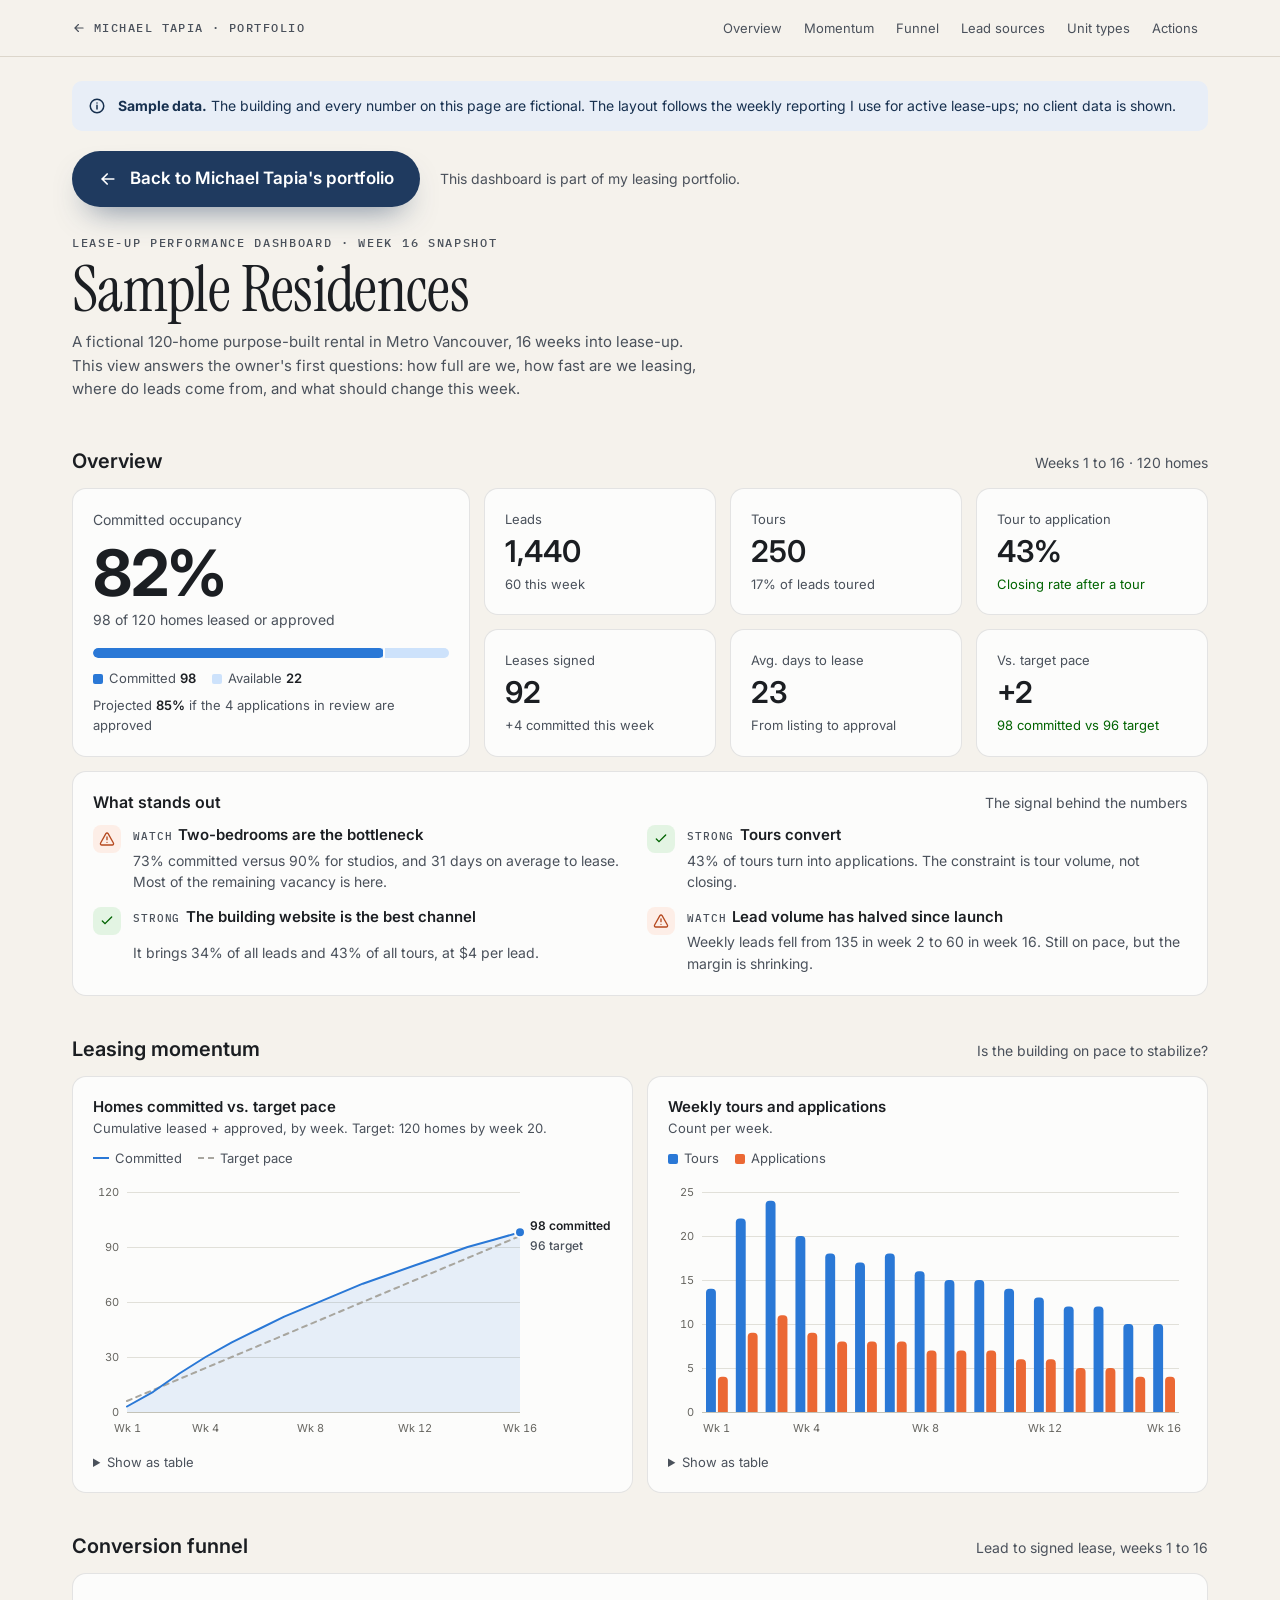
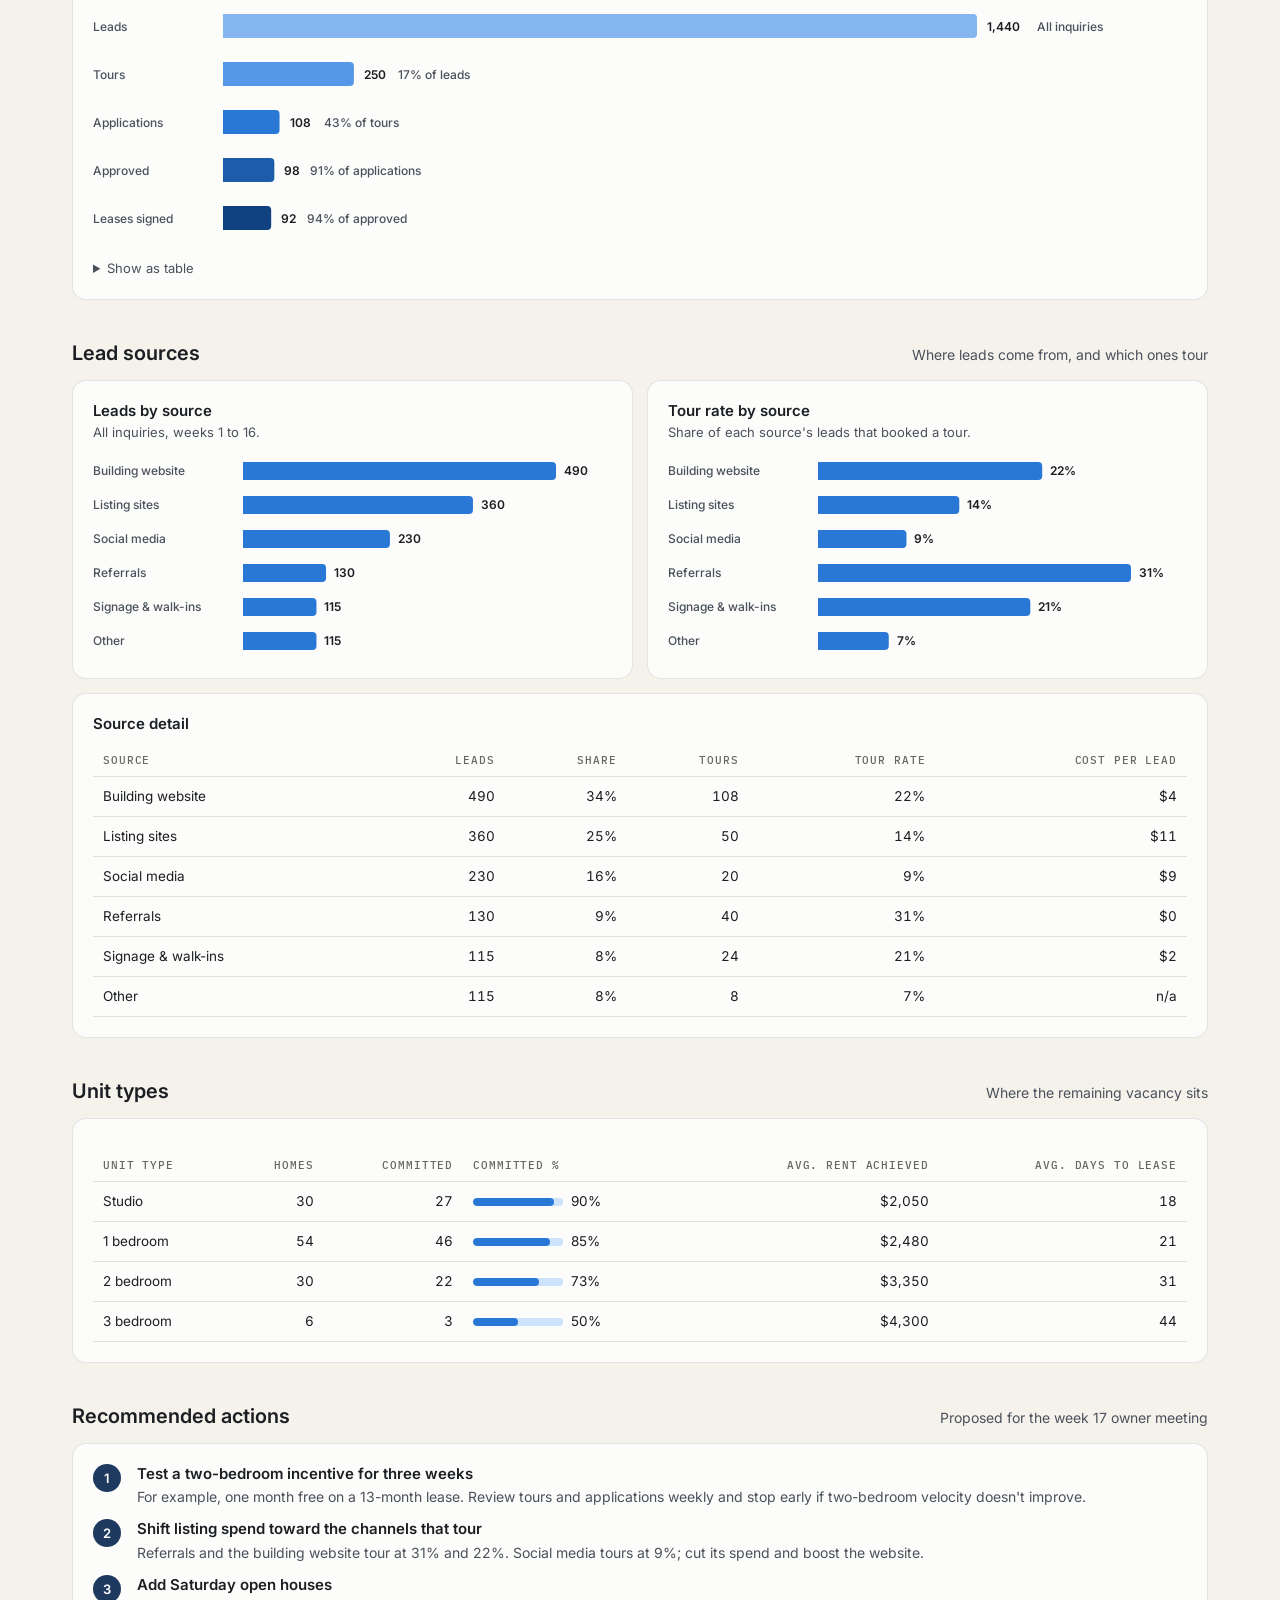
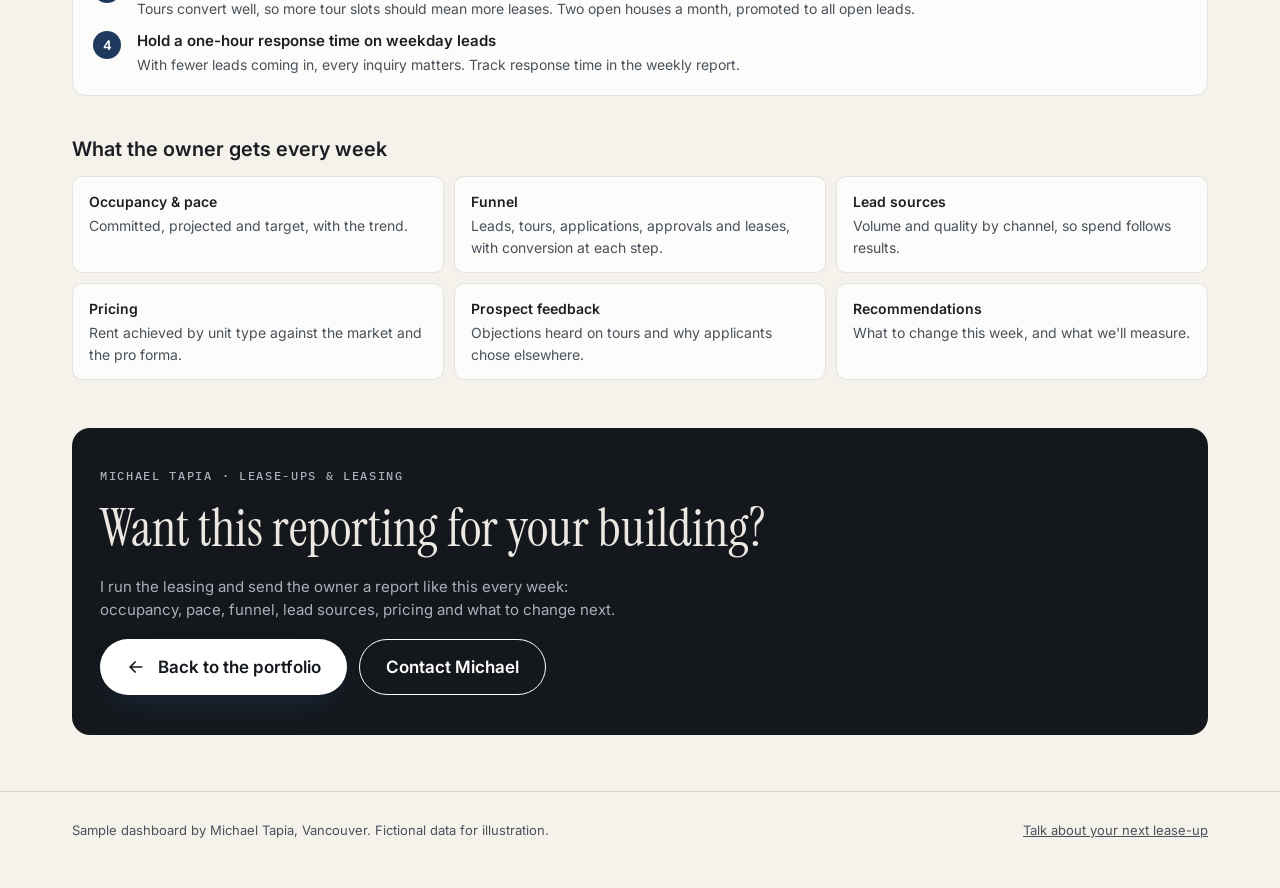
<file: sample-dashboard/index.html>
<!doctype html>
<html lang="en-CA">
<head>
  <meta charset="utf-8">
  <meta name="viewport" content="width=device-width, initial-scale=1">
  <title>Sample Lease-Up Dashboard | Michael Tapia</title>
  <meta name="description" content="A sample lease-up performance dashboard with fictional data, in the reporting format Michael Tapia uses for active lease-ups.">
  <meta name="robots" content="noindex">
  <link rel="icon" href="../assets/img/favicon.svg" type="image/svg+xml">
  <link rel="preconnect" href="https://fonts.googleapis.com">
  <link rel="preconnect" href="https://fonts.gstatic.com" crossorigin>
  <link href="https://fonts.googleapis.com/css2?family=IBM+Plex+Mono:wght@400;500&family=Instrument+Serif&family=Inter:wght@400;500;600;700&display=swap" rel="stylesheet">
  <style>
    :root {
      color-scheme: light;
      --page: #f5f2ec;
      --surface-1: #fcfcfb;
      --text-primary: #1b1e22;
      --text-secondary: #4a515b;
      --text-muted: #676661;
      --grid: #e1e0d9;
      --baseline: #c3c2b7;
      --hair: #dcd6cb;
      --border: rgba(11, 11, 11, .10);
      --brand: #1f3a5f;
      --series-1: #2a78d6;
      --series-2: #eb6834;
      --context: #a8a69f;
      --ord-1: #86b6ef; --ord-2: #5598e7; --ord-3: #2a78d6; --ord-4: #1c5cab; --ord-5: #104281;
      --good: #0ca30c; --good-text: #006300; --warning: #fab219; --serious: #ec835a; --critical: #d03b3b;
      --sans: "Inter", system-ui, -apple-system, "Segoe UI", sans-serif;
      --mono: "IBM Plex Mono", ui-monospace, Consolas, monospace;
      --gutter: 16px;
    }
    @media (min-width: 720px) { :root { --gutter: 32px; } }
    * { box-sizing: border-box; }
    html { scroll-behavior: smooth; scroll-padding-top: 72px; }
    body { margin: 0; background: var(--page); color: var(--text-primary); font: 15px/1.55 var(--sans); -webkit-font-smoothing: antialiased; overflow-x: hidden; }
    a { color: inherit; }
    h1, h2, h3, p { margin: 0; }
    .wrap { max-width: 1200px; margin: 0 auto; padding: 0 var(--gutter); }
    :focus-visible { outline: 2px solid var(--brand); outline-offset: 2px; border-radius: 3px; }

    .topbar { position: sticky; top: 0; z-index: 20; background: color-mix(in srgb, var(--page) 88%, transparent); backdrop-filter: blur(10px); border-bottom: 1px solid var(--hair); }
    .topbar .wrap { display: flex; align-items: center; justify-content: space-between; gap: 16px; height: 56px; }
    .back { display: inline-flex; align-items: center; gap: 8px; font: 500 12px/1 var(--mono); letter-spacing: .12em; text-transform: uppercase; text-decoration: none; color: var(--text-secondary); }
    .back:hover { color: var(--text-primary); }
    .sections { display: flex; gap: 2px; overflow-x: auto; scrollbar-width: none; }
    .sections a { padding: 6px 10px; border-radius: 999px; font-size: 13px; text-decoration: none; color: var(--text-secondary); white-space: nowrap; }
    .sections a:hover { background: #ebe6dd; color: var(--text-primary); }
    @media (max-width: 760px) { .sections { display: none; } }

    .notice { margin-top: 24px; display: flex; gap: 12px; align-items: flex-start; padding: 14px 16px; border-radius: 10px; background: #e8eef7; color: #17304f; font-size: 14px; }
    .notice svg { flex: none; width: 18px; height: 18px; margin-top: 2px; }
    .head { padding: 28px 0 8px; display: grid; gap: 8px; }
    .eyebrow { font: 500 12px/1.3 var(--mono); letter-spacing: .14em; text-transform: uppercase; color: var(--text-muted); }
    .head h1 { font: 400 clamp(40px, 6vw, 64px)/1 "Instrument Serif", serif; letter-spacing: -.01em; }
    .head p { color: var(--text-secondary); max-width: 70ch; }

    section.block { padding-top: 40px; }
    .block-head { display: flex; flex-wrap: wrap; align-items: baseline; justify-content: space-between; gap: 8px 24px; margin-bottom: 14px; }
    .block-head h2 { font: 600 20px/1.3 var(--sans); }
    .block-head p { color: var(--text-secondary); font-size: 14px; }

    .card { background: var(--surface-1); border: 1px solid var(--border); border-radius: 14px; padding: 20px; }
    .grid { display: grid; gap: 14px; }

    /* Overview */
    .overview { display: grid; gap: 14px; }
    @media (min-width: 960px) { .overview { grid-template-columns: 1.1fr 2fr; } }
    .hero-label { font-size: 14px; color: var(--text-secondary); }
    .hero-value { font: 700 64px/1 var(--sans); letter-spacing: -.02em; margin: 10px 0 4px; }
    .hero-sub { color: var(--text-secondary); font-size: 14px; }
    .meter { margin-top: 18px; height: 10px; border-radius: 999px; background: #cde2fb; position: relative; overflow: hidden; }
    .meter span { position: absolute; inset: 0 auto 0 0; background: var(--series-1); border-radius: 999px; }
    .meter i { position: absolute; top: 0; bottom: 0; width: 2px; background: var(--surface-1); }
    .meter-legend { display: flex; flex-wrap: wrap; gap: 6px 16px; margin-top: 10px; font-size: 13px; color: var(--text-secondary); }
    .meter-legend b { color: var(--text-primary); font-weight: 600; }
    .key { display: inline-block; width: 10px; height: 10px; border-radius: 2px; margin-right: 6px; vertical-align: -1px; }

    .kpis { display: grid; gap: 14px; grid-template-columns: repeat(2, 1fr); }
    @media (min-width: 640px) { .kpis { grid-template-columns: repeat(3, 1fr); } }
    .kpi .label { font-size: 13px; color: var(--text-secondary); }
    .kpi .value { font: 600 30px/1.1 var(--sans); margin-top: 6px; }
    .kpi .delta { margin-top: 6px; font-size: 13px; color: var(--text-secondary); }
    .kpi .delta.good { color: var(--good-text); }

    .insights { display: grid; gap: 14px; }
    @media (min-width: 760px) { .insights { grid-template-columns: repeat(2, 1fr); } }
    .insight { display: grid; grid-template-columns: 28px 1fr; gap: 4px 12px; }
    .insight .badge { grid-row: span 2; width: 28px; height: 28px; border-radius: 8px; display: grid; place-items: center; }
    .insight .badge svg { width: 16px; height: 16px; }
    .insight h3 { font: 600 15px/1.35 var(--sans); }
    .insight p { font-size: 14px; color: var(--text-secondary); }
    .tag-status { display: inline-block; margin-right: 6px; font: 500 11px/1 var(--mono); letter-spacing: .08em; text-transform: uppercase; color: var(--text-secondary); }

    /* Charts */
    .charts { display: grid; gap: 14px; }
    @media (min-width: 960px) { .charts.two { grid-template-columns: 1fr 1fr; } }
    .chart-title { font: 600 15px/1.3 var(--sans); }
    .chart-sub { font-size: 13px; color: var(--text-secondary); margin-top: 2px; }
    .legend { display: flex; flex-wrap: wrap; gap: 6px 16px; margin-top: 10px; font-size: 13px; color: var(--text-secondary); }
    .legend .line-key { display: inline-block; width: 16px; height: 0; border-top: 2px solid; vertical-align: 4px; margin-right: 6px; }
    .legend .line-key.dashed { border-top-style: dashed; }
    .plot { position: relative; margin-top: 12px; }
    .plot svg { display: block; width: 100%; overflow: visible; }
    .axis text, .tick-label { font: 11px var(--sans); fill: var(--text-muted); font-variant-numeric: tabular-nums; }
    .gridline { stroke: var(--grid); stroke-width: 1; shape-rendering: crispEdges; }
    .baseline { stroke: var(--baseline); stroke-width: 1; shape-rendering: crispEdges; }
    .direct-label { font: 600 12px var(--sans); fill: var(--text-primary); }
    .direct-label.muted { font-weight: 500; fill: var(--text-secondary); }
    .bar { transition: opacity .15s; cursor: default; }
    .bar:hover, .bar:focus { opacity: .8; outline: none; }
    .hit { fill: transparent; }
    .crosshair { stroke: var(--text-muted); stroke-width: 1; }

    .tooltip { position: absolute; z-index: 5; pointer-events: none; min-width: 150px; padding: 10px 12px; border-radius: 10px; background: #fff; border: 1px solid var(--border); box-shadow: 0 8px 24px -8px rgba(0,0,0,.25); font-size: 13px; opacity: 0; transform: translateY(4px); transition: opacity .12s, transform .12s; }
    .tooltip.show { opacity: 1; transform: none; }
    .tooltip .t-head { font: 500 11px/1.2 var(--mono); letter-spacing: .08em; text-transform: uppercase; color: var(--text-muted); margin-bottom: 6px; }
    .tooltip .t-row { display: flex; align-items: center; gap: 8px; line-height: 1.6; }
    .tooltip .t-row b { font-weight: 700; font-variant-numeric: tabular-nums; }
    .tooltip .t-row span { color: var(--text-secondary); }
    .tooltip .t-key { width: 12px; border-top: 2px solid; }

    details.table-view { margin-top: 12px; }
    details.table-view summary { cursor: pointer; font-size: 13px; color: var(--text-secondary); width: fit-content; }
    details.table-view summary:hover { color: var(--text-primary); }
    .scroll { overflow-x: auto; }
    table { width: 100%; border-collapse: collapse; font-size: 13.5px; margin-top: 10px; }
    th, td { text-align: left; padding: 9px 10px; border-bottom: 1px solid var(--grid); white-space: nowrap; }
    th { font: 500 11px/1.3 var(--mono); letter-spacing: .08em; text-transform: uppercase; color: var(--text-muted); }
    td.num, th.num { text-align: right; font-variant-numeric: tabular-nums; }

    .unit-meter { display: inline-block; width: 90px; height: 8px; border-radius: 999px; background: #cde2fb; position: relative; vertical-align: middle; margin-right: 8px; overflow: hidden; }
    .unit-meter span { position: absolute; inset: 0 auto 0 0; background: var(--series-1); border-radius: 999px; }

    .actions ol { margin: 0; padding: 0; list-style: none; counter-reset: a; display: grid; gap: 12px; }
    .actions li { counter-increment: a; display: grid; grid-template-columns: 32px 1fr; gap: 2px 12px; }
    .actions li::before { content: counter(a); grid-row: span 2; width: 28px; height: 28px; border-radius: 50%; background: var(--brand); color: #fff; display: grid; place-items: center; font: 600 13px var(--sans); }
    .actions h3 { font: 600 15px/1.35 var(--sans); }
    .actions p { font-size: 14px; color: var(--text-secondary); }

    .report-list { display: grid; gap: 10px; margin: 0; padding: 0; list-style: none; }
    @media (min-width: 760px) { .report-list { grid-template-columns: repeat(3, 1fr); } }
    .report-list li { padding: 14px 16px; border: 1px solid var(--border); border-radius: 10px; background: var(--surface-1); font-size: 14px; }
    .report-list b { display: block; font-weight: 600; margin-bottom: 2px; }
    .report-list span { color: var(--text-secondary); }

    .big-btn { display: inline-flex; align-items: center; gap: 12px; min-height: 56px; padding: 14px 26px; border-radius: 999px; background: var(--brand); color: #fff; font: 600 17px/1.2 var(--sans); text-decoration: none; box-shadow: 0 16px 32px -16px rgba(31,58,95,.7); transition: transform .2s, background .2s; }
    .big-btn:hover { background: #172d4a; transform: translateY(-1px); }
    .big-btn svg { width: 20px; height: 20px; flex: none; }
    .big-btn--ghost { background: transparent; color: var(--text-primary); border: 1px solid var(--text-primary); box-shadow: none; }
    .big-btn--ghost:hover { background: var(--text-primary); color: #fff; }
    .back-row { display: flex; flex-wrap: wrap; align-items: center; gap: 12px 20px; margin-top: 20px; }
    .back-row p { color: var(--text-secondary); font-size: 14px; }
    .cta-block { margin-top: 48px; padding: 40px 28px; border-radius: 18px; background: #14181d; color: #ece8e1; display: grid; gap: 18px; justify-items: start; }
    .cta-block h2 { font: 400 clamp(32px, 4.6vw, 52px)/1.05 "Instrument Serif", serif; }
    .cta-block p { color: #a9b0ba; max-width: 60ch; }
    .cta-block .row { display: flex; flex-wrap: wrap; gap: 12px; }
    .cta-block .big-btn { background: #fff; color: #14181d; }
    .cta-block .big-btn:hover { background: #dfe5ee; }
    .cta-block .big-btn--ghost { background: transparent; color: #fff; border-color: #fff; }
    .cta-block .big-btn--ghost:hover { background: #fff; color: #14181d; }
    footer { margin-top: 56px; padding: 28px 0 48px; border-top: 1px solid var(--hair); font-size: 13px; color: var(--text-secondary); }
    footer .wrap { display: flex; flex-wrap: wrap; justify-content: space-between; gap: 12px 24px; }

    @media (prefers-reduced-motion: reduce) { html { scroll-behavior: auto; } .tooltip { transition: none; } }
  </style>
</head>
<body>
  <header class="topbar">
    <div class="wrap">
      <a class="back" href="../index.html#reporting">
        <svg width="14" height="14" viewBox="0 0 24 24" fill="none" stroke="currentColor" stroke-width="2" stroke-linecap="round" aria-hidden="true"><path d="M19 12H5M11 6l-6 6 6 6"/></svg>
        Michael Tapia · Portfolio
      </a>
      <nav class="sections" aria-label="Dashboard sections">
        <a href="#overview">Overview</a>
        <a href="#momentum">Momentum</a>
        <a href="#funnel">Funnel</a>
        <a href="#sources">Lead sources</a>
        <a href="#units">Unit types</a>
        <a href="#actions">Actions</a>
      </nav>
    </div>
  </header>

  <main class="wrap">
    <div class="notice" role="note">
      <svg viewBox="0 0 24 24" fill="none" stroke="currentColor" stroke-width="2" stroke-linecap="round" aria-hidden="true"><circle cx="12" cy="12" r="9"/><path d="M12 11v5M12 8h.01"/></svg>
      <p><strong>Sample data.</strong> The building and every number on this page are fictional. The layout follows the weekly reporting I use for active lease-ups; no client data is shown.</p>
    </div>

    <div class="back-row">
      <a class="big-btn" href="../index.html">
        <svg viewBox="0 0 24 24" fill="none" stroke="currentColor" stroke-width="2" stroke-linecap="round" aria-hidden="true"><path d="M19 12H5M11 6l-6 6 6 6"/></svg>
        Back to Michael Tapia's portfolio
      </a>
      <p>This dashboard is part of my leasing portfolio.</p>
    </div>

    <div class="head">
      <p class="eyebrow">Lease-up performance dashboard · Week 16 snapshot</p>
      <h1>Sample Residences</h1>
      <p>A fictional 120-home purpose-built rental in Metro Vancouver, 16 weeks into lease-up. This view answers the owner's first questions: how full are we, how fast are we leasing, where do leads come from, and what should change this week.</p>
    </div>

    <!-- Overview -->
    <section class="block" id="overview" aria-labelledby="ov-title">
      <div class="block-head"><h2 id="ov-title">Overview</h2><p>Weeks 1 to 16 · 120 homes</p></div>
      <div class="overview">
        <div class="card">
          <p class="hero-label">Committed occupancy</p>
          <p class="hero-value" id="hero-value">82%</p>
          <p class="hero-sub" id="hero-sub">98 of 120 homes leased or approved</p>
          <div class="meter" aria-hidden="true"><span id="meter-committed"></span><i id="meter-gap"></i></div>
          <div class="meter-legend">
            <span><span class="key" style="background: var(--series-1)"></span>Committed <b id="ml-committed">98</b></span>
            <span><span class="key" style="background: #cde2fb"></span>Available <b id="ml-available">22</b></span>
            <span>Projected <b id="ml-projected">85%</b> if the 4 applications in review are approved</span>
          </div>
        </div>
        <div class="kpis" id="kpis"></div>
      </div>

      <div class="card" style="margin-top:14px">
        <div class="block-head" style="margin-bottom:12px"><h2 style="font-size:16px">What stands out</h2><p>The signal behind the numbers</p></div>
        <div class="insights">
          <div class="insight">
            <span class="badge" style="background:#fdeee7;color:#b5491f"><svg viewBox="0 0 24 24" fill="none" stroke="currentColor" stroke-width="2" stroke-linecap="round"><path d="M12 9v4M12 17h.01M10.3 3.9 2.4 18a2 2 0 0 0 1.7 3h15.8a2 2 0 0 0 1.7-3L13.7 3.9a2 2 0 0 0-3.4 0z"/></svg></span>
            <h3><span class="tag-status">Watch</span>Two-bedrooms are the bottleneck</h3>
            <p>73% committed versus 90% for studios, and 31 days on average to lease. Most of the remaining vacancy is here.</p>
          </div>
          <div class="insight">
            <span class="badge" style="background:#e3f4e3;color:#006300"><svg viewBox="0 0 24 24" fill="none" stroke="currentColor" stroke-width="2" stroke-linecap="round"><path d="m5 12 4 4 10-10"/></svg></span>
            <h3><span class="tag-status">Strong</span>Tours convert</h3>
            <p>43% of tours turn into applications. The constraint is tour volume, not closing.</p>
          </div>
          <div class="insight">
            <span class="badge" style="background:#e3f4e3;color:#006300"><svg viewBox="0 0 24 24" fill="none" stroke="currentColor" stroke-width="2" stroke-linecap="round"><path d="m5 12 4 4 10-10"/></svg></span>
            <h3><span class="tag-status">Strong</span>The building website is the best channel</h3>
            <p>It brings 34% of all leads and 43% of all tours, at $4 per lead.</p>
          </div>
          <div class="insight">
            <span class="badge" style="background:#fdeee7;color:#b5491f"><svg viewBox="0 0 24 24" fill="none" stroke="currentColor" stroke-width="2" stroke-linecap="round"><path d="M12 9v4M12 17h.01M10.3 3.9 2.4 18a2 2 0 0 0 1.7 3h15.8a2 2 0 0 0 1.7-3L13.7 3.9a2 2 0 0 0-3.4 0z"/></svg></span>
            <h3><span class="tag-status">Watch</span>Lead volume has halved since launch</h3>
            <p>Weekly leads fell from 135 in week 2 to 60 in week 16. Still on pace, but the margin is shrinking.</p>
          </div>
        </div>
      </div>
    </section>

    <!-- Momentum -->
    <section class="block" id="momentum" aria-labelledby="mo-title">
      <div class="block-head"><h2 id="mo-title">Leasing momentum</h2><p>Is the building on pace to stabilize?</p></div>
      <div class="charts two">
        <div class="card">
          <p class="chart-title">Homes committed vs. target pace</p>
          <p class="chart-sub">Cumulative leased + approved, by week. Target: 120 homes by week 20.</p>
          <div class="legend"><span><span class="line-key" style="border-color:var(--series-1)"></span>Committed</span><span><span class="line-key dashed" style="border-color:var(--context)"></span>Target pace</span></div>
          <div class="plot" id="chart-pace"></div>
          <details class="table-view"><summary>Show as table</summary><div class="scroll" id="table-pace"></div></details>
        </div>
        <div class="card">
          <p class="chart-title">Weekly tours and applications</p>
          <p class="chart-sub">Count per week.</p>
          <div class="legend"><span><span class="key" style="background:var(--series-1)"></span>Tours</span><span><span class="key" style="background:var(--series-2)"></span>Applications</span></div>
          <div class="plot" id="chart-weekly"></div>
          <details class="table-view"><summary>Show as table</summary><div class="scroll" id="table-weekly"></div></details>
        </div>
      </div>
    </section>

    <!-- Funnel -->
    <section class="block" id="funnel" aria-labelledby="fu-title">
      <div class="block-head"><h2 id="fu-title">Conversion funnel</h2><p>Lead to signed lease, weeks 1 to 16</p></div>
      <div class="card">
        <div class="plot" id="chart-funnel"></div>
        <details class="table-view"><summary>Show as table</summary><div class="scroll" id="table-funnel"></div></details>
      </div>
    </section>

    <!-- Sources -->
    <section class="block" id="sources" aria-labelledby="so-title">
      <div class="block-head"><h2 id="so-title">Lead sources</h2><p>Where leads come from, and which ones tour</p></div>
      <div class="charts two">
        <div class="card">
          <p class="chart-title">Leads by source</p>
          <p class="chart-sub">All inquiries, weeks 1 to 16.</p>
          <div class="plot" id="chart-sources"></div>
        </div>
        <div class="card">
          <p class="chart-title">Tour rate by source</p>
          <p class="chart-sub">Share of each source's leads that booked a tour.</p>
          <div class="plot" id="chart-tourrate"></div>
        </div>
      </div>
      <div class="card" style="margin-top:14px">
        <p class="chart-title">Source detail</p>
        <div class="scroll" id="table-sources"></div>
      </div>
    </section>

    <!-- Units -->
    <section class="block" id="units" aria-labelledby="un-title">
      <div class="block-head"><h2 id="un-title">Unit types</h2><p>Where the remaining vacancy sits</p></div>
      <div class="card"><div class="scroll" id="table-units"></div></div>
    </section>

    <!-- Actions -->
    <section class="block" id="actions" aria-labelledby="ac-title">
      <div class="block-head"><h2 id="ac-title">Recommended actions</h2><p>Proposed for the week 17 owner meeting</p></div>
      <div class="card actions">
        <ol>
          <li><h3>Test a two-bedroom incentive for three weeks</h3><p>For example, one month free on a 13-month lease. Review tours and applications weekly and stop early if two-bedroom velocity doesn't improve.</p></li>
          <li><h3>Shift listing spend toward the channels that tour</h3><p>Referrals and the building website tour at 31% and 22%. Social media tours at 9%; cut its spend and boost the website.</p></li>
          <li><h3>Add Saturday open houses</h3><p>Tours convert well, so more tour slots should mean more leases. Two open houses a month, promoted to all open leads.</p></li>
          <li><h3>Hold a one-hour response time on weekday leads</h3><p>With fewer leads coming in, every inquiry matters. Track response time in the weekly report.</p></li>
        </ol>
      </div>
    </section>

    <!-- Weekly report -->
    <section class="block" aria-labelledby="re-title">
      <div class="block-head"><h2 id="re-title">What the owner gets every week</h2></div>
      <ul class="report-list">
        <li><b>Occupancy &amp; pace</b><span>Committed, projected and target, with the trend.</span></li>
        <li><b>Funnel</b><span>Leads, tours, applications, approvals and leases, with conversion at each step.</span></li>
        <li><b>Lead sources</b><span>Volume and quality by channel, so spend follows results.</span></li>
        <li><b>Pricing</b><span>Rent achieved by unit type against the market and the pro forma.</span></li>
        <li><b>Prospect feedback</b><span>Objections heard on tours and why applicants chose elsewhere.</span></li>
        <li><b>Recommendations</b><span>What to change this week, and what we'll measure.</span></li>
      </ul>
    </section>
    <section class="cta-block" aria-labelledby="cta-title">
      <p class="eyebrow" style="color:#a9b0ba">Michael Tapia · Lease-ups &amp; leasing</p>
      <h2 id="cta-title">Want this reporting for your building?</h2>
      <p>I run the leasing and send the owner a report like this every week: occupancy, pace, funnel, lead sources, pricing and what to change next.</p>
      <div class="row">
        <a class="big-btn" href="../index.html">
          <svg viewBox="0 0 24 24" fill="none" stroke="currentColor" stroke-width="2" stroke-linecap="round" aria-hidden="true"><path d="M19 12H5M11 6l-6 6 6 6"/></svg>
          Back to the portfolio
        </a>
        <a class="big-btn big-btn--ghost" href="../index.html#contact">Contact Michael</a>
      </div>
    </section>
  </main>

  <footer>
    <div class="wrap">
      <p>Sample dashboard by Michael Tapia, Vancouver. Fictional data for illustration.</p>
      <p><a href="../index.html#contact">Talk about your next lease-up</a></p>
    </div>
  </footer>

  <script>
  (() => {
    "use strict";
    const NS = "http://www.w3.org/2000/svg";
    const css = (v) => getComputedStyle(document.documentElement).getPropertyValue(v).trim();
    const fmt = (n) => n.toLocaleString("en-CA");
    const pct = (n) => `${Math.round(n * 100)}%`;

    /* ---------------- Fictional data ---------------- */
    const HOMES = 120;
    const weeks = Array.from({ length: 16 }, (_, i) => i + 1);
    const leads = [120, 135, 128, 110, 98, 92, 95, 88, 84, 80, 78, 74, 70, 66, 62, 60];
    const tours = [14, 22, 24, 20, 18, 17, 18, 16, 15, 15, 14, 13, 12, 12, 10, 10];
    const apps = [4, 9, 11, 9, 8, 8, 8, 7, 7, 7, 6, 6, 5, 5, 4, 4];
    const commits = [3, 8, 10, 9, 8, 7, 7, 6, 6, 6, 5, 5, 5, 5, 4, 4];
    const committedCum = commits.reduce((a, v, i) => (a.push((a[i - 1] || 0) + v), a), []);
    const target = weeks.map((w) => Math.min(HOMES, w * 6));
    const sum = (a) => a.reduce((x, y) => x + y, 0);
    const totals = { leads: sum(leads), tours: sum(tours), apps: sum(apps), approved: 98, signed: 92, committed: committedCum[15], review: 4 };
    const funnel = [
      { stage: "Leads", value: totals.leads, note: "All inquiries" },
      { stage: "Tours", value: totals.tours, note: `${pct(totals.tours / totals.leads)} of leads` },
      { stage: "Applications", value: totals.apps, note: `${pct(totals.apps / totals.tours)} of tours` },
      { stage: "Approved", value: totals.approved, note: `${pct(totals.approved / totals.apps)} of applications` },
      { stage: "Leases signed", value: totals.signed, note: `${pct(totals.signed / totals.approved)} of approved` },
    ];
    const sources = [
      { name: "Building website", leads: 490, tours: 108, cpl: "$4" },
      { name: "Listing sites", leads: 360, tours: 50, cpl: "$11" },
      { name: "Social media", leads: 230, tours: 20, cpl: "$9" },
      { name: "Referrals", leads: 130, tours: 40, cpl: "$0" },
      { name: "Signage & walk-ins", leads: 115, tours: 24, cpl: "$2" },
      { name: "Other", leads: 115, tours: 8, cpl: "n/a" },
    ];
    const units = [
      { type: "Studio", homes: 30, committed: 27, rent: 2050, days: 18 },
      { type: "1 bedroom", homes: 54, committed: 46, rent: 2480, days: 21 },
      { type: "2 bedroom", homes: 30, committed: 22, rent: 3350, days: 31 },
      { type: "3 bedroom", homes: 6, committed: 3, rent: 4300, days: 44 },
    ];
    const avgDays = Math.round(sum(units.map((u) => u.committed * u.days)) / sum(units.map((u) => u.committed)));

    /* ---------------- Overview ---------------- */
    const committedShare = totals.committed / HOMES;
    const projectedShare = (totals.committed + totals.review) / HOMES;
    document.getElementById("hero-value").textContent = pct(committedShare);
    document.getElementById("hero-sub").textContent = `${totals.committed} of ${HOMES} homes leased or approved`;
    document.getElementById("meter-committed").style.width = `${committedShare * 100}%`;
    document.getElementById("meter-gap").style.left = `calc(${committedShare * 100}% - 1px)`;
    document.getElementById("ml-committed").textContent = totals.committed;
    document.getElementById("ml-available").textContent = HOMES - totals.committed;
    document.getElementById("ml-projected").textContent = pct(projectedShare);

    const kpis = [
      { label: "Leads", value: fmt(totals.leads), delta: `${leads[15]} this week` },
      { label: "Tours", value: fmt(totals.tours), delta: `${pct(totals.tours / totals.leads)} of leads toured` },
      { label: "Tour to application", value: pct(totals.apps / totals.tours), delta: "Closing rate after a tour", good: true },
      { label: "Leases signed", value: fmt(totals.signed), delta: `+${commits[15]} committed this week` },
      { label: "Avg. days to lease", value: `${avgDays}`, delta: "From listing to approval" },
      { label: "Vs. target pace", value: `+${committedCum[15] - target[15]}`, delta: `${committedCum[15]} committed vs ${target[15]} target`, good: true },
    ];
    const kpiWrap = document.getElementById("kpis");
    kpis.forEach((k) => {
      const card = document.createElement("div");
      card.className = "card kpi";
      const l = document.createElement("p"); l.className = "label"; l.textContent = k.label;
      const v = document.createElement("p"); v.className = "value"; v.textContent = k.value;
      const d = document.createElement("p"); d.className = "delta" + (k.good ? " good" : ""); d.textContent = k.delta;
      card.append(l, v, d);
      kpiWrap.append(card);
    });

    /* ---------------- Helpers ---------------- */
    const el = (tag, attrs = {}, parent) => {
      const n = document.createElementNS(NS, tag);
      for (const [k, v] of Object.entries(attrs)) n.setAttribute(k, v);
      if (parent) parent.append(n);
      return n;
    };
    const niceMax = (v, step) => Math.ceil(v / step) * step;
    const topRounded = (x, y, w, h, r = 4) => {
      r = Math.min(r, w / 2, h);
      return `M${x},${y + h}V${y + r}Q${x},${y} ${x + r},${y}H${x + w - r}Q${x + w},${y} ${x + w},${y + r}V${y + h}Z`;
    };
    const rightRounded = (x, y, w, h, r = 4) => {
      r = Math.min(r, h / 2, w);
      return `M${x},${y}H${x + w - r}Q${x + w},${y} ${x + w},${y + r}V${y + h - r}Q${x + w},${y + h} ${x + w - r},${y + h}H${x}Z`;
    };

    function tooltipFor(plot) {
      const tip = document.createElement("div");
      tip.className = "tooltip";
      tip.setAttribute("role", "status");
      plot.append(tip);
      return {
        show(x, y, head, rows) {
          tip.replaceChildren();
          const h = document.createElement("div"); h.className = "t-head"; h.textContent = head; tip.append(h);
          rows.forEach((r) => {
            const row = document.createElement("div"); row.className = "t-row";
            if (r.color) { const k = document.createElement("i"); k.className = "t-key"; k.style.borderColor = r.color; if (r.dashed) k.style.borderTopStyle = "dashed"; row.append(k); }
            const b = document.createElement("b"); b.textContent = r.value;
            const s = document.createElement("span"); s.textContent = r.label;
            row.append(b, s); tip.append(row);
          });
          const pw = plot.clientWidth;
          tip.classList.add("show");
          const tw = tip.offsetWidth;
          let left = x + 14;
          if (left + tw > pw) left = x - tw - 14;
          tip.style.left = `${Math.max(0, left)}px`;
          tip.style.top = `${Math.max(0, y - 20)}px`;
        },
        hide() { tip.classList.remove("show"); },
      };
    }

    function table(container, headers, rows, numeric = []) {
      const t = document.createElement("table");
      const thead = t.createTHead().insertRow();
      headers.forEach((h, i) => { const th = document.createElement("th"); th.textContent = h; if (numeric.includes(i)) th.className = "num"; thead.append(th); });
      const tb = t.createTBody();
      rows.forEach((r) => { const tr = tb.insertRow(); r.forEach((c, i) => { const td = tr.insertCell(); if (c instanceof Node) td.append(c); else td.textContent = c; if (numeric.includes(i)) td.className = "num"; }); });
      container.replaceChildren(t);
    }

    /* ---------------- Line chart: committed vs target ---------------- */
    function drawPace() {
      const plot = document.getElementById("chart-pace");
      plot.replaceChildren();
      const W = plot.clientWidth, H = 260;
      const m = { t: 12, r: 92, b: 28, l: 34 };
      const iw = W - m.l - m.r, ih = H - m.t - m.b;
      const svg = el("svg", { viewBox: `0 0 ${W} ${H}`, height: H, role: "img", "aria-label": `Line chart: homes committed reached ${committedCum[15]} by week 16, against a target pace of ${target[15]}.` }, plot);
      const ymax = HOMES;
      const x = (w) => m.l + ((w - 1) / 15) * iw;
      const y = (v) => m.t + ih - (v / ymax) * ih;
      [0, 30, 60, 90, 120].forEach((v) => {
        el("line", { class: v === 0 ? "baseline" : "gridline", x1: m.l, x2: m.l + iw, y1: y(v), y2: y(v) }, svg);
        const t = el("text", { class: "tick-label", x: m.l - 8, y: y(v) + 4, "text-anchor": "end" }, svg); t.textContent = v;
      });
      [1, 4, 8, 12, 16].forEach((w) => { const t = el("text", { class: "tick-label", x: x(w), y: H - 8, "text-anchor": "middle" }, svg); t.textContent = `Wk ${w}`; });
      const line = (arr) => arr.map((v, i) => `${i ? "L" : "M"}${x(i + 1).toFixed(1)},${y(v).toFixed(1)}`).join("");
      el("path", { d: `${line(committedCum)}L${x(16)},${y(0)}L${x(1)},${y(0)}Z`, fill: css("--series-1"), "fill-opacity": .1, stroke: "none" }, svg);
      el("path", { d: line(target), fill: "none", stroke: css("--context"), "stroke-width": 2, "stroke-dasharray": "5 5", "stroke-linecap": "round" }, svg);
      el("path", { d: line(committedCum), fill: "none", stroke: css("--series-1"), "stroke-width": 2, "stroke-linejoin": "round", "stroke-linecap": "round" }, svg);
      el("circle", { cx: x(16), cy: y(committedCum[15]), r: 5, fill: css("--series-1"), stroke: css("--surface-1"), "stroke-width": 2 }, svg);
      const l1 = el("text", { class: "direct-label", x: x(16) + 10, y: y(committedCum[15]) - 2 }, svg); l1.textContent = `${committedCum[15]} committed`;
      const l2 = el("text", { class: "direct-label muted", x: x(16) + 10, y: y(target[15]) + 14 }, svg); l2.textContent = `${target[15]} target`;

      const cross = el("line", { class: "crosshair", y1: m.t, y2: m.t + ih, opacity: 0 }, svg);
      const dot = el("circle", { r: 5, fill: css("--series-1"), stroke: css("--surface-1"), "stroke-width": 2, opacity: 0 }, svg);
      const tip = tooltipFor(plot);
      const hit = el("rect", { class: "hit", x: m.l, y: m.t, width: iw, height: ih, tabindex: 0, "aria-label": "Explore weekly values with the arrow keys" }, svg);
      let idx = 15;
      const showAt = (i) => {
        idx = Math.max(0, Math.min(15, i));
        const cx = x(idx + 1);
        cross.setAttribute("x1", cx); cross.setAttribute("x2", cx); cross.setAttribute("opacity", 1);
        dot.setAttribute("cx", cx); dot.setAttribute("cy", y(committedCum[idx])); dot.setAttribute("opacity", 1);
        tip.show(cx, y(committedCum[idx]), `Week ${idx + 1}`, [
          { value: committedCum[idx], label: "Committed", color: css("--series-1") },
          { value: target[idx], label: "Target pace", color: css("--context"), dashed: true },
        ]);
      };
      const hide = () => { cross.setAttribute("opacity", 0); dot.setAttribute("opacity", 0); tip.hide(); };
      hit.addEventListener("pointermove", (e) => { const r = svg.getBoundingClientRect(); const px = (e.clientX - r.left) * (W / r.width); showAt(Math.round(((px - m.l) / iw) * 15)); });
      hit.addEventListener("pointerleave", hide);
      hit.addEventListener("focus", () => showAt(idx));
      hit.addEventListener("blur", hide);
      hit.addEventListener("keydown", (e) => { if (e.key === "ArrowLeft") { showAt(idx - 1); e.preventDefault(); } if (e.key === "ArrowRight") { showAt(idx + 1); e.preventDefault(); } });
    }

    /* ---------------- Grouped columns: tours & applications ---------------- */
    function drawWeekly() {
      const plot = document.getElementById("chart-weekly");
      plot.replaceChildren();
      const W = plot.clientWidth, H = 260;
      const m = { t: 12, r: 8, b: 28, l: 34 };
      const iw = W - m.l - m.r, ih = H - m.t - m.b;
      const svg = el("svg", { viewBox: `0 0 ${W} ${H}`, height: H, role: "img", "aria-label": "Column chart of weekly tours and applications, weeks 1 to 16. Tours peaked at 24 in week 3; applications peaked at 11." }, plot);
      const ymax = niceMax(Math.max(...tours), 5);
      const y = (v) => m.t + ih - (v / ymax) * ih;
      for (let v = 0; v <= ymax; v += 5) {
        el("line", { class: v === 0 ? "baseline" : "gridline", x1: m.l, x2: m.l + iw, y1: y(v), y2: y(v) }, svg);
        const t = el("text", { class: "tick-label", x: m.l - 8, y: y(v) + 4, "text-anchor": "end" }, svg); t.textContent = v;
      }
      const band = iw / 16;
      const bw = Math.max(3, Math.min(24, (band - 8) / 2 - 1));
      const tip = tooltipFor(plot);
      weeks.forEach((w, i) => {
        const cx = m.l + band * i + band / 2;
        if (w === 1 || w % 4 === 0) { const t = el("text", { class: "tick-label", x: cx, y: H - 8, "text-anchor": "middle" }, svg); t.textContent = `Wk ${w}`; }
        [[tours[i], "--series-1", "Tours"], [apps[i], "--series-2", "Applications"]].forEach(([v, c, name], k) => {
          const bx = k === 0 ? cx - bw - 1 : cx + 1;
          const bar = el("path", { class: "bar", d: topRounded(bx, y(v), bw, y(0) - y(v)), fill: css(c), tabindex: 0, "aria-label": `Week ${w}: ${v} ${name.toLowerCase()}` }, svg);
          const show = () => tip.show(cx, y(v), `Week ${w}`, [
            { value: tours[i], label: "Tours", color: css("--series-1") },
            { value: apps[i], label: "Applications", color: css("--series-2") },
          ]);
          bar.addEventListener("pointerenter", show); bar.addEventListener("focus", show);
          bar.addEventListener("pointerleave", tip.hide); bar.addEventListener("blur", tip.hide);
        });
      });
    }

    /* ---------------- Funnel (ordinal ramp) ---------------- */
    function drawFunnel() {
      const plot = document.getElementById("chart-funnel");
      plot.replaceChildren();
      const W = plot.clientWidth;
      const narrow = W < 560;
      const labelW = narrow ? 0 : 130, rowH = narrow ? 52 : 40, gap = 8;
      const H = funnel.length * (rowH + gap);
      const svg = el("svg", { viewBox: `0 0 ${W} ${H}`, height: H, role: "img", "aria-label": "Funnel: 1,440 leads, 250 tours, 108 applications, 98 approved, 92 leases signed." }, plot);
      const valueRoom = narrow ? 0 : 210;
      const maxW = W - labelW - valueRoom;
      const scale = (v) => Math.max(6, (v / funnel[0].value) * maxW);
      const tip = tooltipFor(plot);
      funnel.forEach((f, i) => {
        const yy = i * (rowH + gap);
        const barY = narrow ? yy + 20 : yy + 8;
        const barH = narrow ? 24 : 24;
        if (!narrow) { const t = el("text", { class: "direct-label muted", x: 0, y: yy + 25 }, svg); t.textContent = f.stage; }
        const w = narrow ? Math.max(6, (f.value / funnel[0].value) * (W - 140)) : scale(f.value);
        const bar = el("path", { class: "bar", d: rightRounded(labelW, barY, w, barH), fill: css(`--ord-${i + 1}`), tabindex: 0, "aria-label": `${f.stage}: ${fmt(f.value)}, ${f.note}` }, svg);
        const show = () => tip.show(labelW + w, barY, f.stage, [{ value: fmt(f.value), label: f.note }]);
        bar.addEventListener("pointerenter", show); bar.addEventListener("focus", show);
        bar.addEventListener("pointerleave", tip.hide); bar.addEventListener("blur", tip.hide);
        const v = el("text", { class: "direct-label", x: labelW + w + 10, y: barY + 17 }, svg); v.textContent = fmt(f.value);
        const n = el("text", { class: "direct-label muted", x: labelW + w + 10 + (fmt(f.value).length * 8 + 10), y: barY + 17 }, svg); n.textContent = f.note;
        if (narrow) { const t = el("text", { class: "direct-label muted", x: 0, y: yy + 13 }, svg); t.textContent = f.stage; }
      });
    }

    /* ---------------- Horizontal bars (single series) ---------------- */
    function drawHBars(id, data, valueOf, labelOf, aria) {
      const plot = document.getElementById(id);
      plot.replaceChildren();
      const W = plot.clientWidth;
      const rowH = 34;
      const labelW = Math.min(150, W * 0.38);
      const H = data.length * rowH;
      const svg = el("svg", { viewBox: `0 0 ${W} ${H}`, height: H, role: "img", "aria-label": aria }, plot);
      const max = Math.max(...data.map(valueOf));
      const maxW = W - labelW - 56;
      const tip = tooltipFor(plot);
      data.forEach((d, i) => {
        const yy = i * rowH;
        const t = el("text", { class: "direct-label muted", x: 0, y: yy + 21 }, svg); t.textContent = d.name;
        const w = Math.max(4, (valueOf(d) / max) * maxW);
        const bar = el("path", { class: "bar", d: rightRounded(labelW, yy + 8, w, 18), fill: css("--series-1"), tabindex: 0, "aria-label": `${d.name}: ${labelOf(d)}` }, svg);
        const show = () => tip.show(labelW + w, yy + 8, d.name, [{ value: labelOf(d), label: id === "chart-sources" ? `${pct(d.leads / totals.leads)} of all leads` : `${d.tours} tours from ${fmt(d.leads)} leads` }]);
        bar.addEventListener("pointerenter", show); bar.addEventListener("focus", show);
        bar.addEventListener("pointerleave", tip.hide); bar.addEventListener("blur", tip.hide);
        const v = el("text", { class: "direct-label", x: labelW + w + 8, y: yy + 21 }, svg); v.textContent = labelOf(d);
      });
    }

    /* ---------------- Tables ---------------- */
    table(document.getElementById("table-pace"), ["Week", "Committed", "Target pace"], weeks.map((w, i) => [`Week ${w}`, committedCum[i], target[i]]), [1, 2]);
    table(document.getElementById("table-weekly"), ["Week", "Leads", "Tours", "Applications"], weeks.map((w, i) => [`Week ${w}`, leads[i], tours[i], apps[i]]), [1, 2, 3]);
    table(document.getElementById("table-funnel"), ["Stage", "Count", "Conversion"], funnel.map((f) => [f.stage, fmt(f.value), f.note]), [1]);
    table(document.getElementById("table-sources"), ["Source", "Leads", "Share", "Tours", "Tour rate", "Cost per lead"],
      sources.map((s) => [s.name, fmt(s.leads), pct(s.leads / totals.leads), s.tours, pct(s.tours / s.leads), s.cpl]), [1, 2, 3, 4, 5]);
    table(document.getElementById("table-units"), ["Unit type", "Homes", "Committed", "Committed %", "Avg. rent achieved", "Avg. days to lease"],
      units.map((u) => {
        const wrap = document.createElement("span");
        const meter = document.createElement("span"); meter.className = "unit-meter";
        const fill = document.createElement("span"); fill.style.width = `${(u.committed / u.homes) * 100}%`; meter.append(fill);
        wrap.append(meter, document.createTextNode(pct(u.committed / u.homes)));
        return [u.type, u.homes, u.committed, wrap, `$${fmt(u.rent)}`, u.days];
      }), [1, 2, 4, 5]);

    const render = () => {
      drawPace();
      drawWeekly();
      drawFunnel();
      drawHBars("chart-sources", sources, (d) => d.leads, (d) => fmt(d.leads), "Bar chart of leads by source. Building website 490, listing sites 360, social media 230, referrals 130, signage and walk-ins 115, other 115.");
      drawHBars("chart-tourrate", sources, (d) => d.tours / d.leads, (d) => pct(d.tours / d.leads), "Bar chart of tour rate by source. Referrals 31%, building website 22%, signage and walk-ins 21%, listing sites 14%, social media 9%, other 7%.");
    };
    render();
    let t = 0;
    new ResizeObserver(() => { clearTimeout(t); t = setTimeout(render, 100); }).observe(document.querySelector("main"));
    if (document.fonts) document.fonts.ready.then(render);
  })();
  </script>
</body>
</html>
</file>
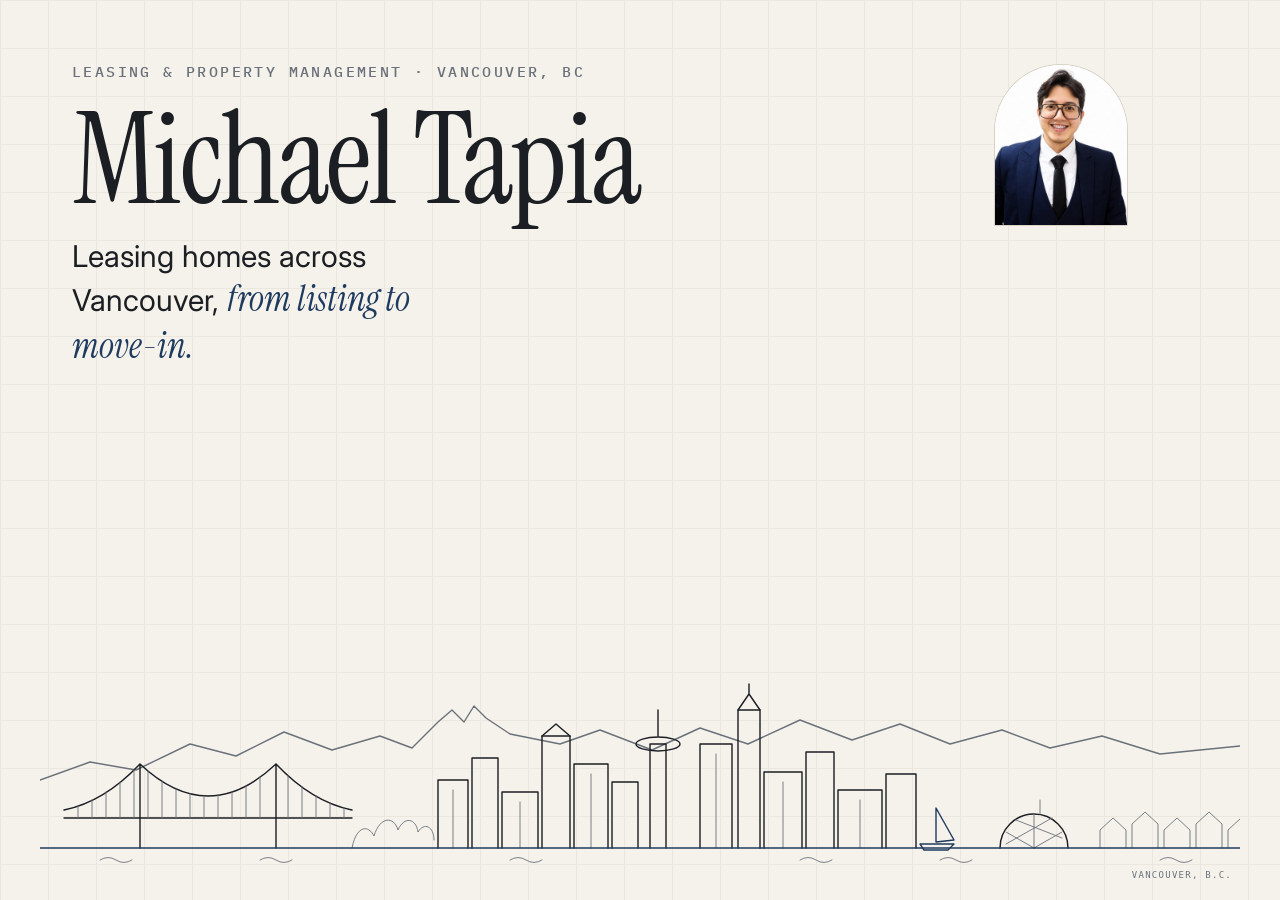
<file: tools/social-preview.html>
<!doctype html>
<!-- Source for assets/img/social-preview.png (the image LinkedIn shows when the link is shared).
     Regenerate with a 1200x630 headless browser screenshot of this page. -->
<html lang="en">
<head>
  <meta charset="utf-8">
  <title>Social preview</title>
  <link href="https://fonts.googleapis.com/css2?family=IBM+Plex+Mono:wght@400;500&family=Instrument+Serif:ital@0;1&family=Inter:wght@500&display=swap" rel="stylesheet">
  <style>
    html, body { margin: 0; width: 1200px; height: 630px; overflow: hidden; }
    body {
      background: #f5f2ec;
      color: #1b1e22;
      font-family: Inter, sans-serif;
      background-image:
        linear-gradient(#ece7de 1px, transparent 1px),
        linear-gradient(90deg, #ece7de 1px, transparent 1px);
      background-size: 48px 48px;
    }
    .wrap { position: relative; height: 100%; padding: 64px 72px; box-sizing: border-box; }
    .eyebrow { font: 500 15px/1 "IBM Plex Mono", monospace; letter-spacing: .16em; text-transform: uppercase; color: #6b717a; }
    h1 { margin: 22px 0 18px; font: 400 128px/.92 "Instrument Serif", serif; letter-spacing: -.02em; }
    p { margin: 0; font-size: 30px; line-height: 1.3; max-width: 22ch; }
    em { font-family: "Instrument Serif", serif; font-size: 36px; color: #1f3a5f; }
    .skyline { position: absolute; left: 0; right: 0; bottom: 18px; padding: 0 40px; }
    .skyline img { width: 100%; display: block; }
    .badge {
      position: absolute; right: 72px; top: 64px;
      width: 132px; height: 160px; border-radius: 999px 999px 14px 14px;
      overflow: hidden; border: 1px solid #d8d1c4; background: #fff;
    }
    .badge img { width: 100%; height: 100%; object-fit: cover; object-position: 50% 30%; }
  </style>
</head>
<body>
  <div class="wrap">
    <div class="eyebrow">Leasing &amp; Property Management · Vancouver, BC</div>
    <h1>Michael Tapia</h1>
    <p>Leasing homes across Vancouver, <em>from listing to move-in.</em></p>
    <div class="badge"><img src="../assets/img/profile/michael-tapia.jpg" alt=""></div>
  </div>
  <div class="skyline"><img src="../assets/img/illustrations/skyline.svg" alt=""></div>
</body>
</html>
</file>
<file: assets/css/styles.css>
/* =========================================================
   Michael Tapia: Leasing & Property Management Portfolio
   ========================================================= */

:root {
  color-scheme: light;

  /* Palette */
  --paper: #f5f2ec;
  --paper-2: #ece7de;
  --card: #fbfaf7;
  --ink: #1b1e22;
  --ink-2: #4a515b;
  --ink-3: #5c636c;
  --hair: #d8d1c4;
  --accent: #1f3a5f;
  --accent-ink: #ffffff;
  --accent-soft: #dfe5ee;
  --brass: #a8692f;

  --night: #14181d;
  --night-2: #1c2128;
  --night-hair: #2f3640;
  --night-ink: #ece8e1;
  --night-ink-2: #a9b0ba;
  --night-accent: #9db3d1;

  /* Type */
  --font-display: "Instrument Serif", "Times New Roman", serif;
  --font-body: "Inter", system-ui, -apple-system, "Segoe UI", Roboto, sans-serif;
  --font-mono: "IBM Plex Mono", ui-monospace, "SFMono-Regular", Consolas, monospace;

  /* Layout */
  --gutter: 16px;
  --max: 1180px;
  --radius: 14px;
  --header-h: 64px;

  --ease: cubic-bezier(.2, .7, .2, 1);
}

@media (min-width: 720px) {
  :root { --gutter: 32px; }
}

*,
*::before,
*::after { box-sizing: border-box; }

html {
  scroll-behavior: smooth;
  scroll-padding-top: calc(var(--header-h) + 8px);
  -webkit-text-size-adjust: 100%;
}

body {
  margin: 0;
  background: var(--paper);
  color: var(--ink);
  font-family: var(--font-body);
  font-size: 17px;
  line-height: 1.6;
  -webkit-font-smoothing: antialiased;
  text-rendering: optimizeLegibility;
  overflow-x: hidden;
}

img,
svg { display: block; max-width: 100%; }

a { color: inherit; }

h1, h2, h3, h4 {
  margin: 0;
  font-weight: 400;
  line-height: 1.05;
  text-wrap: balance;
}

p { margin: 0; text-wrap: pretty; }

ul { margin: 0; padding: 0; list-style: none; }

.container {
  width: 100%;
  max-width: calc(var(--max) + var(--gutter) * 2);
  margin-inline: auto;
  padding-inline: var(--gutter);
}

.visually-hidden {
  position: absolute !important;
  width: 1px; height: 1px;
  overflow: hidden;
  clip: rect(0 0 0 0);
  white-space: nowrap;
}

.skip-link {
  position: absolute;
  left: var(--gutter);
  top: -100px;
  z-index: 100;
  padding: 10px 14px;
  background: var(--accent);
  color: var(--accent-ink);
  border-radius: 8px;
  text-decoration: none;
}
.skip-link:focus { top: 12px; }

:focus-visible {
  outline: 2px solid var(--accent);
  outline-offset: 3px;
  border-radius: 4px;
}

/* ---------- Shared text styles ---------- */

.eyebrow {
  font-family: var(--font-mono);
  font-size: 12.5px;
  letter-spacing: .14em;
  text-transform: uppercase;
  color: var(--ink-3);
}

.section-head {
  display: grid;
  gap: 14px;
  max-width: 720px;
  margin-bottom: 48px;
}

.section-title {
  font-family: var(--font-display);
  font-size: clamp(40px, 6vw, 68px);
  letter-spacing: -.01em;
}

.section-title em { font-style: italic; color: var(--accent); }

.section-lead {
  font-size: 19px;
  color: var(--ink-2);
  max-width: 62ch;
}

/* ---------- Buttons ---------- */

.btn {
  display: inline-flex;
  align-items: center;
  gap: 10px;
  min-height: 48px;
  padding: 12px 20px;
  border-radius: 999px;
  border: 1px solid var(--ink);
  font: 500 15px/1 var(--font-body);
  text-decoration: none;
  cursor: pointer;
  transition: background .2s, color .2s, border-color .2s, transform .2s var(--ease);
}
.btn svg { width: 16px; height: 16px; flex: none; }
.btn:hover { transform: translateY(-1px); }
.btn--primary { background: var(--accent); border-color: var(--accent); color: var(--accent-ink); }
.btn--primary:hover { background: #172d4a; }
.btn--ghost { background: transparent; color: var(--ink); }
.btn--ghost:hover { background: var(--ink); color: var(--paper); }

/* ---------- Header ---------- */

.site-header {
  position: sticky;
  top: 0;
  z-index: 50;
  height: var(--header-h);
  background: color-mix(in srgb, var(--paper) 86%, transparent);
  backdrop-filter: saturate(1.4) blur(10px);
  -webkit-backdrop-filter: saturate(1.4) blur(10px);
  border-bottom: 1px solid transparent;
  transition: border-color .3s;
}
.site-header.is-scrolled { border-bottom-color: var(--hair); }

.site-header .container {
  height: 100%;
  display: flex;
  align-items: center;
  justify-content: space-between;
  gap: 24px;
}

.brand {
  display: inline-flex;
  align-items: center;
  gap: 12px;
  text-decoration: none;
}
.brand__mark {
  display: grid;
  place-items: center;
  width: 36px; height: 36px;
  border: 1px solid var(--ink);
  border-radius: 50% 50% 4px 4px;
  font-family: var(--font-display);
  font-size: 18px;
  line-height: 1;
}
.brand__name {
  font-family: var(--font-mono);
  font-size: 13px;
  letter-spacing: .16em;
  text-transform: uppercase;
}

.site-nav ul { display: flex; align-items: center; gap: 4px; }
.site-nav a {
  display: inline-block;
  padding: 8px 12px;
  border-radius: 999px;
  font-size: 14px;
  text-decoration: none;
  color: var(--ink-2);
  transition: color .2s, background .2s;
}
.site-nav a:hover,
.site-nav a[aria-current="true"] { color: var(--ink); background: var(--paper-2); }
.site-nav .nav-cta {
  margin-left: 8px;
  background: var(--ink);
  color: var(--paper);
}
.site-nav .nav-cta:hover,
.site-nav .nav-cta[aria-current="true"] { background: var(--accent); color: #fff; }

@media (max-width: 760px) {
  .site-nav li:not(.nav-cta-item) { display: none; }
  .brand__name { font-size: 12px; letter-spacing: .12em; }
}

/* ---------- Hero ---------- */

.hero {
  position: relative;
  padding-top: clamp(40px, 8vw, 96px);
}

.hero__grid {
  display: grid;
  gap: 40px;
  align-items: end;
}
@media (min-width: 900px) {
  .hero__grid { grid-template-columns: 1.25fr .75fr; gap: 64px; }
}

.hero__name {
  font-family: var(--font-display);
  font-size: clamp(64px, 12vw, 136px);
  line-height: .92;
  letter-spacing: -.02em;
  margin: 18px 0 26px;
}

.hero__headline {
  font-size: clamp(22px, 2.6vw, 30px);
  line-height: 1.3;
  font-weight: 500;
  letter-spacing: -.01em;
  max-width: 24ch;
}

.hero__intro {
  margin-top: 18px;
  font-size: 18px;
  color: var(--ink-2);
  max-width: 54ch;
}

.hero__actions {
  display: flex;
  flex-wrap: wrap;
  gap: 12px;
  margin-top: 32px;
}

.hero__portrait {
  position: relative;
  justify-self: center;
  width: min(340px, 72vw);
}
@media (min-width: 900px) { .hero__portrait { justify-self: end; } }

.portrait-frame {
  position: relative;
  aspect-ratio: 4 / 5;
  border-radius: 999px 999px 18px 18px;
  overflow: hidden;
  background: #fff;
  border: 1px solid var(--hair);
  box-shadow: 0 30px 60px -30px rgba(27, 30, 34, .35);
}
.portrait-frame img {
  width: 100%;
  height: 100%;
  object-fit: cover;
  object-position: 50% 30%;
}

.portrait-card {
  position: absolute;
  left: -18px;
  bottom: 22px;
  display: grid;
  gap: 2px;
  padding: 12px 16px;
  background: var(--card);
  border: 1px solid var(--hair);
  border-radius: 12px;
  box-shadow: 0 12px 30px -16px rgba(27, 30, 34, .3);
  font-size: 13px;
  line-height: 1.35;
  max-width: 230px;
}
.portrait-card strong { font-weight: 600; font-size: 14px; }
.portrait-card span { color: var(--ink-3); }
.portrait-card .status-dot {
  display: inline-block;
  width: 8px; height: 8px;
  margin-right: 6px;
  border-radius: 50%;
  background: #3f8f5a;
  box-shadow: 0 0 0 3px rgba(63, 143, 90, .18);
  vertical-align: 1px;
}

/* Skyline band */
.skyline {
  margin-top: clamp(40px, 7vw, 80px);
  color: var(--ink);
}
.skyline svg { width: 100%; height: auto; }
.skyline .mtn { stroke: var(--ink-3); }
.skyline .water { stroke: var(--accent); }

/* Facts row */
.facts {
  display: grid;
  grid-template-columns: repeat(2, 1fr);
  border-top: 1px solid var(--ink);
  border-bottom: 1px solid var(--hair);
}
@media (min-width: 900px) { .facts { grid-template-columns: repeat(4, 1fr); } }

.fact {
  padding: 22px 18px 24px 0;
  border-bottom: 1px solid var(--hair);
}
.fact:nth-child(n+3) { border-bottom: 0; }
@media (min-width: 900px) {
  .fact { border-bottom: 0; }
  .fact + .fact { padding-left: 22px; border-left: 1px solid var(--hair); }
}
@media (max-width: 899px) {
  .fact:nth-child(even) { padding-left: 18px; border-left: 1px solid var(--hair); }
}
.fact__value {
  font-family: var(--font-body);
  font-weight: 600;
  font-size: clamp(32px, 4.4vw, 46px);
  line-height: 1;
  letter-spacing: -.02em;
}
.fact__label { margin-top: 8px; font-size: 14px; color: var(--ink-2); line-height: 1.4; }

/* ---------- Process ---------- */

.process { padding-block: clamp(80px, 11vw, 140px) clamp(40px, 6vw, 72px); border-top: 1px solid var(--hair); }

.process__steps {
  display: grid;
  gap: 1px;
  background: var(--hair);
  border: 1px solid var(--hair);
  border-radius: var(--radius);
  overflow: hidden;
  counter-reset: step;
}
@media (min-width: 640px) { .process__steps { grid-template-columns: repeat(2, 1fr); } }
@media (min-width: 900px) { .process__steps { grid-template-columns: repeat(4, 1fr); } }
@media (min-width: 1180px) { .process__steps { grid-template-columns: repeat(7, 1fr); } }

.step {
  position: relative;
  display: grid;
  align-content: start;
  gap: 10px;
  padding: 22px 20px 26px;
  background: var(--card);
  counter-increment: step;
}
.step::before {
  content: "0" counter(step);
  font-family: var(--font-mono);
  font-size: 12px;
  letter-spacing: .1em;
  color: var(--ink-3);
}
.step__icon { width: 28px; height: 28px; color: var(--accent); }
.step__title { font-weight: 600; font-size: 16px; line-height: 1.3; }
.step__text { font-size: 14px; color: var(--ink-2); line-height: 1.5; }

/* ---------- Route ---------- */

.route-section {
  position: relative;
  padding-block: clamp(56px, 8vw, 96px) clamp(80px, 10vw, 140px);
  background-image:
    linear-gradient(var(--paper-2) 1px, transparent 1px),
    linear-gradient(90deg, var(--paper-2) 1px, transparent 1px);
  background-size: 48px 48px;
  background-position: center top;
}
.route-section::before,
.route-section::after {
  content: "";
  position: absolute;
  left: 0; right: 0;
  height: 120px;
  pointer-events: none;
}
.route-section::before { top: 0; background: linear-gradient(var(--paper), transparent); }
.route-section::after { bottom: 0; background: linear-gradient(transparent, var(--paper)); }

.route {
  position: relative;
  display: grid;
  gap: clamp(56px, 8vw, 100px);
  padding-top: 24px;
}

.route__svg {
  position: absolute;
  inset: 0;
  width: 100%;
  height: 100%;
  overflow: visible;
  pointer-events: none;
  z-index: 0;
}
.route__base {
  fill: none;
  stroke: var(--hair);
  stroke-width: 2;
  stroke-dasharray: 2 8;
  stroke-linecap: round;
}
.route__progress {
  fill: none;
  stroke: var(--accent);
  stroke-width: 3;
  stroke-linecap: round;
}

.stop {
  position: relative;
  z-index: 1;
  display: grid;
  grid-template-columns: 44px 1fr;
  column-gap: 18px;
}

.stop__node {
  position: relative;
  z-index: 2;
  display: grid;
  place-items: center;
  width: 44px; height: 44px;
  margin-top: 6px;
  border-radius: 50%;
  border: 2px solid var(--accent);
  background: var(--paper);
  color: var(--accent);
  font: 500 13px/1 var(--font-mono);
  transition: background .4s, color .4s, box-shadow .4s;
}
.stop.is-reached .stop__node {
  background: var(--accent);
  color: #fff;
  box-shadow: 0 0 0 8px rgba(31, 58, 95, .12);
}

.stop__aside { display: none; }

@media (min-width: 900px) {
  .stop {
    grid-template-columns: 1fr 64px 1fr;
    column-gap: 40px;
    align-items: center;
  }
  .stop__node { width: 64px; height: 64px; font-size: 15px; margin: 0; grid-column: 2; grid-row: 1; justify-self: center; }
  .stop__card { grid-column: 3; grid-row: 1; }
  .stop__aside { display: block; grid-column: 1; grid-row: 1; justify-self: end; text-align: right; }
  .stop:nth-of-type(even) .stop__card { grid-column: 1; }
  .stop:nth-of-type(even) .stop__aside { grid-column: 3; justify-self: start; text-align: left; }
}

.stop__aside .hood {
  font-family: var(--font-display);
  font-size: clamp(34px, 3.6vw, 52px);
  line-height: 1;
  color: var(--ink);
}
.stop__aside .hood-sub {
  margin-top: 10px;
  font-family: var(--font-mono);
  font-size: 12.5px;
  letter-spacing: .14em;
  text-transform: uppercase;
  color: var(--ink-3);
}

/* Property card */
.card {
  background: var(--card);
  border: 1px solid var(--hair);
  border-radius: var(--radius);
  overflow: hidden;
  box-shadow: 0 30px 60px -40px rgba(27, 30, 34, .35);
}

.card__visual {
  position: relative;
  aspect-ratio: 3 / 2;
  background: #f1ede5;
  border-bottom: 1px solid var(--hair);
  overflow: hidden;
}
.card__visual .view {
  position: absolute;
  inset: 0;
  transition: opacity .45s var(--ease);
}
.card__visual .view--photo { opacity: 0; }
.card__visual[data-view="photo"] .view--photo { opacity: 1; }
.card__visual[data-view="photo"] .view--sketch { opacity: 0; }
.card__visual .view--photo img { width: 100%; height: 100%; object-fit: cover; }

.sketch {
  width: 100%;
  height: 100%;
  color: var(--ink);
}
.sketch .s,
.sketch path,
.sketch rect,
.sketch line,
.sketch polyline,
.sketch circle,
.sketch ellipse {
  fill: none;
  stroke: currentColor;
  stroke-width: 1.4;
  stroke-linecap: round;
  stroke-linejoin: round;
  vector-effect: non-scaling-stroke;
}
.sketch .thin { stroke-width: .9; stroke: var(--ink-3); }
.sketch .accent { stroke: var(--accent); }
.sketch .fill-ink { fill: var(--ink); stroke: none; }
.sketch .fill-soft { fill: var(--paper-2); }
.sketch .fill-accent { fill: var(--accent-soft); }
.sketch .label {
  fill: var(--ink-3);
  stroke: none;
  font-family: var(--font-mono);
  font-size: 9px;
  letter-spacing: .14em;
}

.view-toggle {
  position: absolute;
  right: 12px;
  bottom: 12px;
  display: inline-flex;
  padding: 3px;
  background: rgba(251, 250, 247, .92);
  border: 1px solid var(--hair);
  border-radius: 999px;
  backdrop-filter: blur(6px);
}
.view-toggle button {
  min-height: 32px;
  padding: 6px 12px;
  border: 0;
  border-radius: 999px;
  background: transparent;
  font: 500 12px/1 var(--font-mono);
  letter-spacing: .08em;
  text-transform: uppercase;
  color: var(--ink-2);
  cursor: pointer;
}
.view-toggle button[aria-pressed="true"] { background: var(--ink); color: var(--paper); }

.card__body {
  display: grid;
  gap: 14px;
  padding: 24px 24px 26px;
}
@media (min-width: 720px) { .card__body { padding: 28px 30px 30px; } }

.card__tags { display: flex; flex-wrap: wrap; gap: 8px; }
.tag {
  display: inline-block;
  padding: 5px 9px;
  border: 1px solid var(--accent);
  border-radius: 4px;
  font: 500 12px/1.2 var(--font-mono);
  letter-spacing: .1em;
  text-transform: uppercase;
  color: var(--accent);
}
.tag--solid { background: var(--accent); color: #fff; }

.card__title {
  font-family: var(--font-display);
  font-size: clamp(32px, 3.4vw, 42px);
  line-height: 1;
}
.card__address {
  font-family: var(--font-mono);
  font-size: 13px;
  letter-spacing: .1em;
  text-transform: uppercase;
  color: var(--ink-3);
}
.card__desc { color: var(--ink-2); font-size: 17px; }

.card__facts {
  display: grid;
  grid-template-columns: repeat(3, auto);
  justify-content: start;
  gap: 4px 28px;
  margin: 4px 0 0;
  padding-top: 16px;
  border-top: 1px dashed var(--hair);
}
.card__facts dt {
  font-family: var(--font-mono);
  font-size: 11.5px;
  letter-spacing: .12em;
  text-transform: uppercase;
  color: var(--ink-3);
}
.card__facts dd { margin: 0; font-weight: 600; font-size: 15px; }
.card__facts div { display: grid; gap: 2px; }
@media (max-width: 420px) { .card__facts { grid-template-columns: repeat(2, auto); } }

.roles-label {
  font-family: var(--font-mono);
  font-size: 11.5px;
  letter-spacing: .12em;
  text-transform: uppercase;
  color: var(--ink-3);
}
.roles { display: flex; flex-wrap: wrap; gap: 6px; margin-top: 6px; }
.roles li {
  padding: 6px 11px;
  border-radius: 999px;
  background: var(--accent-soft);
  color: #17304f;
  font-size: 14px;
  font-weight: 500;
  line-height: 1.2;
}

.card__note {
  font-size: 13px;
  color: var(--ink-3);
}

.route-end {
  position: relative;
  z-index: 1;
  display: grid;
  justify-items: start;
  gap: 8px;
  padding-left: 62px;
  text-decoration: none;
  color: inherit;
}
@media (min-width: 900px) { .route-end { justify-self: center; justify-items: center; padding-left: 0; text-align: center; } }
.route-end__cta {
  display: inline-flex;
  align-items: center;
  gap: 8px;
  margin-top: 6px;
  padding: 10px 16px;
  border-radius: 999px;
  background: var(--accent);
  color: #fff;
  font-size: 15px;
  font-weight: 500;
  transition: transform .2s var(--ease), background .2s;
}
.route-end__cta .icon { width: 16px; height: 16px; }
.route-end:hover .route-end__cta { transform: translateX(3px); background: #172d4a; }
.route-end:hover .route-end__pin { box-shadow: 0 0 0 10px rgba(31, 58, 95, .18); }
.route-end__pin {
  width: 18px; height: 18px;
  margin-left: -50px;
  border-radius: 50%;
  background: var(--accent);
  box-shadow: 0 0 0 6px rgba(31, 58, 95, .14);
}

/* ---------- Operations (dark) ---------- */

.ops {
  position: relative;
  background: var(--night);
  color: var(--night-ink);
  padding-block: clamp(80px, 11vw, 140px);
  overflow: hidden;
}
.ops .eyebrow { color: var(--night-ink-2); }
.ops .section-title em { color: var(--night-accent); }
.ops .section-lead { color: var(--night-ink-2); }

.ops__grid {
  display: grid;
  gap: 20px;
}
@media (min-width: 900px) { .ops__grid { grid-template-columns: repeat(2, 1fr); gap: 24px; } }

.ops .card {
  background: var(--night-2);
  border-color: var(--night-hair);
  box-shadow: none;
}
.ops .card__visual { background: #181d23; border-bottom-color: var(--night-hair); }
.ops .sketch { color: var(--night-ink); }
.ops .sketch .thin { stroke: #6f7782; }
.ops .sketch .accent { stroke: var(--night-accent); }
.ops .sketch .fill-soft { fill: #232932; }
.ops .sketch .fill-accent { fill: #26354a; }
.ops .sketch .fill-ink { fill: var(--night-ink); }
.ops .sketch .label { fill: #858d98; }
.ops .card__address,
.ops .card__facts dt,
.ops .roles-label,
.ops .card__note { color: #a3abb6; }
.ops .card__desc { color: var(--night-ink-2); }
.ops .tag { border-color: var(--night-accent); color: var(--night-accent); }
.ops .roles li { background: #26354a; color: #dbe4f0; }
.ops .card__facts { border-top-color: var(--night-hair); }
.ops .view-toggle { background: rgba(28, 33, 40, .9); border-color: var(--night-hair); }
.ops .view-toggle button { color: var(--night-ink-2); }
.ops .view-toggle button[aria-pressed="true"] { background: var(--night-ink); color: var(--night); }

.capabilities {
  display: grid;
  gap: 1px;
  margin-top: 56px;
  background: var(--night-hair);
  border: 1px solid var(--night-hair);
  border-radius: var(--radius);
  overflow: hidden;
}
@media (min-width: 640px) { .capabilities { grid-template-columns: repeat(2, 1fr); } }
@media (min-width: 1000px) { .capabilities { grid-template-columns: repeat(3, 1fr); } }
.capability {
  display: grid;
  grid-template-columns: 28px 1fr;
  gap: 4px 14px;
  padding: 22px 22px 24px;
  background: var(--night);
}
.capability svg { width: 24px; height: 24px; color: var(--night-accent); grid-row: span 2; margin-top: 2px; }
.capability h3 { font: 600 16px/1.3 var(--font-body); }
.capability p { font-size: 14px; color: var(--night-ink-2); line-height: 1.5; }

/* ---------- Experience ---------- */

.experience { padding-block: clamp(80px, 11vw, 140px); }

.exp-layout { display: grid; gap: 48px; }
@media (min-width: 1000px) { .exp-layout { grid-template-columns: 1.4fr 1fr; gap: 72px; align-items: start; } }

.timeline { border-top: 1px solid var(--ink); }
.job {
  display: grid;
  gap: 6px 24px;
  padding: 22px 0 24px;
  border-bottom: 1px solid var(--hair);
}
@media (min-width: 640px) { .job { grid-template-columns: 150px 1fr; } }
.job__when {
  font-family: var(--font-mono);
  font-size: 12.5px;
  letter-spacing: .08em;
  color: var(--ink-3);
  padding-top: 4px;
}
.job__role { font-weight: 600; font-size: 18px; line-height: 1.35; }
.job__org { color: var(--ink-2); font-size: 15px; }
.job__text { margin-top: 6px; color: var(--ink-2); font-size: 15px; }

.callout {
  position: relative;
  padding: 30px 28px 32px;
  border-radius: var(--radius);
  background: var(--accent);
  color: #fff;
}
@media (min-width: 1000px) { .callout { position: sticky; top: calc(var(--header-h) + 32px); } }
.callout .eyebrow { color: rgba(255, 255, 255, .7); }
.callout h3 {
  margin: 12px 0 14px;
  font-family: var(--font-display);
  font-size: 36px;
  line-height: 1.05;
}
.callout p { color: rgba(255, 255, 255, .86); font-size: 16px; }
.callout ul { margin-top: 18px; display: grid; gap: 10px; }
.callout li {
  display: grid;
  grid-template-columns: 18px 1fr;
  gap: 10px;
  font-size: 15px;
  line-height: 1.45;
}
.callout li svg { width: 18px; height: 18px; margin-top: 2px; }

.skills {
  display: flex;
  flex-wrap: wrap;
  gap: 8px;
  margin-top: 28px;
}
.skills li {
  padding: 7px 12px;
  border: 1px solid var(--hair);
  border-radius: 999px;
  font-size: 14px;
  background: var(--card);
}

/* ---------- Contact ---------- */

.contact {
  padding-block: clamp(80px, 11vw, 140px) 56px;
  border-top: 1px solid var(--hair);
  background: var(--paper-2);
}
.contact__inner { display: grid; gap: 28px; justify-items: start; }
.contact__title {
  font-family: var(--font-display);
  font-size: clamp(44px, 7vw, 88px);
  line-height: .95;
  letter-spacing: -.02em;
}
.contact__sub {
  font-family: var(--font-mono);
  font-size: 13px;
  letter-spacing: .14em;
  text-transform: uppercase;
  color: var(--ink-2);
}
.contact__actions { display: flex; flex-wrap: wrap; gap: 12px; }
.contact__note { font-size: 15px; color: var(--ink-2); }

.site-footer {
  padding-block: 28px 40px;
  background: var(--paper-2);
  font-size: 13px;
  color: var(--ink-3);
}
.site-footer .container {
  display: flex;
  flex-wrap: wrap;
  justify-content: space-between;
  gap: 12px 32px;
  padding-top: 24px;
  border-top: 1px solid var(--hair);
}

/* ---------- Motion (only when JS is running) ---------- */

.js .reveal {
  opacity: 0;
  transform: translateY(24px);
  transition: opacity .8s var(--ease), transform .8s var(--ease);
}
.js .reveal.is-visible { opacity: 1; transform: none; }

.js .sketch .ln {
  stroke-dasharray: 1;
  stroke-dashoffset: 1;
  transition: stroke-dashoffset 1.6s var(--ease);
}
.js .is-drawn .sketch .ln { stroke-dashoffset: 0; }
.js .sketch .fade {
  opacity: 0;
  transition: opacity .8s .9s;
}
.js .is-drawn .sketch .fade { opacity: 1; }

@media (prefers-reduced-motion: reduce) {
  html { scroll-behavior: auto; }
  .js .reveal { opacity: 1; transform: none; transition: none; }
  .js .sketch .ln { stroke-dashoffset: 0; transition: none; }
  .js .sketch .fade { opacity: 1; transition: none; }
  .btn, .stop__node, .card__visual .view { transition: none; }
}

@media print {
  .site-header, .view-toggle, .route__svg, .skyline { display: none; }
  body { background: #fff; }
  .ops { background: #fff; color: #000; }
}

/* ---------- Additions: icons, sketch masks, misc ---------- */

.icon {
  fill: none;
  stroke: currentColor;
  stroke-width: 1.6;
  stroke-linecap: round;
  stroke-linejoin: round;
}

.sketch .fill-soft { stroke: none; }
.sketch .fill-mask { fill: #f1ede5; stroke: none; }
.ops .sketch .fill-mask { fill: #181d23; }
.skyline .sketch .fill-mask { fill: var(--paper); }

ol { margin: 0; padding: 0; list-style: none; }
figure { margin: 0; }

.fact {
  display: flex;
  flex-direction: column-reverse;
  justify-content: flex-end;
}
.fact dd { margin: 0; }

.route-end__title {
  font-family: var(--font-display);
  font-size: clamp(36px, 5vw, 56px);
  line-height: 1;
}

.contact__title em { font-style: italic; color: var(--accent); }

.portrait-card .status-dot { font-style: normal; }
@media (min-width: 900px) { .route-end__pin { margin-left: 0; } }

/* ---------- v2: rendering caption, compact cards, multifamily, strata, services, contact ---------- */

.view-caption {
  position: absolute;
  left: 12px;
  top: 12px;
  padding: 5px 9px;
  border-radius: 4px;
  background: rgba(20, 24, 29, .72);
  color: #fff;
  font: 500 11px/1.2 var(--font-mono);
  letter-spacing: .1em;
  text-transform: uppercase;
}

.tag--alt { background: var(--ink); border-color: var(--ink); }

.card--compact .card__body { gap: 10px; padding: 20px 22px 22px; }
.card--compact .card__title { font-size: clamp(26px, 2.4vw, 32px); }
.card--compact .card__desc { font-size: 15.5px; }
.card__subtitle { margin-top: -4px; font-size: 14px; color: var(--ink-3); }
.ops .card__subtitle { color: #a3abb6; }

.mf-grid {
  display: grid;
  gap: 20px;
}
@media (min-width: 640px) { .mf-grid { grid-template-columns: repeat(2, 1fr); } }
@media (min-width: 1040px) { .mf-grid { grid-template-columns: repeat(3, 1fr); gap: 24px; } }

/* Strata */
.strata { padding-block: clamp(80px, 11vw, 140px); }
.strata__layout { display: grid; gap: 40px; }
@media (min-width: 1000px) {
  .strata__layout { grid-template-columns: .9fr 1.1fr; gap: 64px; align-items: start; }
  .strata__intro { position: sticky; top: calc(var(--header-h) + 32px); }
}
.strata__intro .section-head { margin-bottom: 28px; }
.strata__cards { display: grid; gap: 20px; }
@media (min-width: 640px) { .strata__cards { grid-template-columns: repeat(2, 1fr); } }

.checklist {
  display: grid;
  gap: 2px;
  border-top: 1px solid var(--ink);
}
.checklist li {
  display: grid;
  grid-template-columns: 22px 1fr;
  gap: 12px;
  align-items: center;
  padding: 13px 0;
  border-bottom: 1px solid var(--hair);
  font-size: 16px;
  font-weight: 500;
}
.checklist .icon { width: 20px; height: 20px; color: var(--accent); }

/* Services (light version of the capability grid) */
.services {
  padding-block: clamp(80px, 11vw, 140px);
  background: var(--paper-2);
  border-top: 1px solid var(--hair);
  border-bottom: 1px solid var(--hair);
}
.capabilities--light {
  margin-top: 0;
  background: var(--hair);
  border-color: var(--hair);
}
.capabilities--light .capability { background: var(--card); }
.capabilities--light .capability svg { color: var(--accent); }
.capabilities--light .capability p { color: var(--ink-2); }

/* Contact list */
.contact__list {
  display: flex;
  flex-wrap: wrap;
  gap: 12px;
  width: 100%;
}
.contact__item {
  display: flex;
  align-items: center;
  gap: 14px;
  min-height: 64px;
  padding: 12px 22px 12px 16px;
  border: 1px solid var(--ink);
  border-radius: 14px;
  background: var(--card);
  text-decoration: none;
  font-weight: 500;
  font-size: 15px;
  line-height: 1.3;
  white-space: nowrap;
  transition: background .2s, color .2s, transform .2s var(--ease);
}
.contact__item:hover { background: var(--accent); border-color: var(--accent); color: #fff; transform: translateY(-1px); }
.contact__item .icon { width: 22px; height: 22px; flex: none; }
.contact__label {
  display: block;
  margin-bottom: 2px;
  font: 500 11.5px/1.2 var(--font-mono);
  letter-spacing: .12em;
  text-transform: uppercase;
  opacity: .7;
}

.mf-grid .card__visual { aspect-ratio: 480 / 216; }

/* ---------- v3: leasing intelligence, owner close line, brokerage ---------- */

.intel { padding-block: clamp(40px, 6vw, 72px) clamp(80px, 11vw, 140px); }
.intel__layout { display: grid; gap: 40px; align-items: center; }
@media (min-width: 1000px) { .intel__layout { grid-template-columns: 1fr 1fr; gap: 64px; } }
.intel__layout .section-head { margin-bottom: 28px; }

.intel__preview {
  position: relative;
  display: grid;
  gap: 18px;
  padding: 26px;
  border-radius: 18px;
  background: var(--night);
  color: var(--night-ink);
  text-decoration: none;
  box-shadow: 0 40px 80px -40px rgba(20, 24, 29, .6);
  transition: transform .3s var(--ease), box-shadow .3s;
}
.intel__preview:hover { transform: translateY(-3px); box-shadow: 0 50px 90px -40px rgba(20, 24, 29, .7); }
.intel__badge {
  justify-self: start;
  padding: 4px 9px;
  border-radius: 4px;
  background: #26354a;
  color: #dbe4f0;
  font: 500 11px/1.2 var(--font-mono);
  letter-spacing: .1em;
  text-transform: uppercase;
}
.intel__title { font: 600 18px/1.3 var(--font-body); }
.intel__kpis { display: grid; grid-template-columns: repeat(3, 1fr); gap: 10px; }
.intel__kpis span {
  display: grid;
  gap: 4px;
  padding: 14px 12px;
  border-radius: 10px;
  background: var(--night-2);
  border: 1px solid var(--night-hair);
  font-size: 12.5px;
  line-height: 1.3;
  color: var(--night-ink-2);
}
.intel__kpis b { font: 600 26px/1 var(--font-body); color: #fff; letter-spacing: -.01em; }
.intel__funnel { display: grid; gap: 6px; }
.intel__funnel span {
  position: relative;
  display: flex;
  justify-content: space-between;
  width: var(--w);
  min-width: 150px;
  padding: 7px 10px;
  border-radius: 0 4px 4px 0;
  background: #2a78d6;
  color: #fff;
  font-size: 12.5px;
  font-weight: 600;
}
.intel__funnel span:nth-child(1) { background: #3987e5; }
.intel__funnel span:nth-child(3) { background: #1c5cab; }
.intel__funnel span:nth-child(4) { background: #184f95; }
.intel__funnel i { font-style: normal; font-weight: 500; opacity: .9; }
.intel__cta { display: inline-flex; align-items: center; gap: 8px; font-weight: 600; color: #fff; }
.intel__cta .icon { width: 16px; height: 16px; transition: transform .2s var(--ease); }
.intel__preview:hover .intel__cta .icon { transform: translateX(3px); }
.intel__note { font-size: 12.5px; color: var(--night-ink-2); }
@media (max-width: 480px) { .intel__kpis { grid-template-columns: 1fr; } }

.services__close {
  margin-top: 28px;
  max-width: 62ch;
  font-family: var(--font-display);
  font-size: clamp(24px, 2.6vw, 30px);
  line-height: 1.25;
}

.brokerage { padding-block: 40px; border-top: 1px solid var(--hair); }
.brokerage__inner { display: grid; gap: 20px; align-items: center; }
@media (min-width: 760px) { .brokerage__inner { grid-template-columns: 220px 1fr; gap: 40px; } }
.brokerage__logo img { width: 180px; height: auto; }
.brokerage__text { margin-top: 8px; max-width: 70ch; color: var(--ink-2); font-size: 15.5px; }
.wordmark {
  display: inline-grid;
  gap: 2px;
  padding: 12px 16px;
  border: 1px solid var(--ink);
  border-radius: 6px;
  font: 600 20px/1 var(--font-body);
  letter-spacing: .22em;
}
.wordmark small {
  font: 500 10px/1.2 var(--font-mono);
  letter-spacing: .18em;
  text-transform: uppercase;
  color: var(--ink-3);
}

/* ---------- v4: buildings list (replaces the credit callout), earlier experience ---------- */

.buildings-list {
  padding: 28px 26px 30px;
  border-radius: var(--radius);
  background: var(--night);
  color: var(--night-ink);
}
@media (min-width: 1000px) { .buildings-list { position: sticky; top: calc(var(--header-h) + 32px); } }
.buildings-list .eyebrow { color: var(--night-ink-2); }
.buildings-list h3 {
  margin: 10px 0 18px;
  font-family: var(--font-display);
  font-size: 34px;
  line-height: 1.05;
}
.bl-group { padding: 12px 0; border-top: 1px solid var(--night-hair); }
.bl-label {
  font: 500 11.5px/1.3 var(--font-mono);
  letter-spacing: .12em;
  text-transform: uppercase;
  color: var(--night-accent);
}
.bl-items { display: flex; flex-wrap: wrap; gap: 6px; margin-top: 8px; font-size: 13.5px; }
.bl-items li {
  padding: 4px 10px;
  border-radius: 999px;
  background: var(--night-2);
  border: 1px solid var(--night-hair);
  line-height: 1.3;
}
.job--earlier .job__role { font-size: 16px; color: var(--ink-2); }
.job__text a { color: var(--accent); }

/* ---------- v5: West End rentals ---------- */

.westend {
  padding-block: clamp(72px, 10vw, 120px);
  background: var(--paper-2);
  border-top: 1px solid var(--hair);
}
.westend__head { display: grid; gap: 20px 48px; align-items: end; margin-bottom: 36px; }
.westend__head .section-head { margin-bottom: 0; }
@media (min-width: 1000px) { .westend__head { grid-template-columns: 1.4fr 1fr; } }

.we-grid {
  display: grid;
  gap: 14px;
  grid-template-columns: repeat(2, 1fr);
}
@media (min-width: 720px) { .we-grid { grid-template-columns: repeat(3, 1fr); } }
@media (min-width: 1100px) { .we-grid { grid-template-columns: repeat(6, 1fr); } }

.we-card {
  display: grid;
  align-content: start;
  gap: 2px;
  padding: 12px 12px 16px;
  border: 1px solid var(--hair);
  border-radius: var(--radius);
  background: var(--card);
}
.we-card__visual {
  aspect-ratio: 240 / 300;
  margin-bottom: 10px;
  border-radius: 8px;
  background: #f1ede5;
  overflow: hidden;
}
.we-card__title { font-family: var(--font-display); font-size: 24px; line-height: 1.05; }
.we-card__address {
  font-family: var(--font-mono);
  font-size: 11.5px;
  letter-spacing: .08em;
  text-transform: uppercase;
  color: var(--ink-3);
}
.we-card__facts { margin-top: 4px; font-size: 14px; font-weight: 600; }
.westend__note { margin-top: 16px; font-size: 13px; color: var(--ink-3); }
</file>
